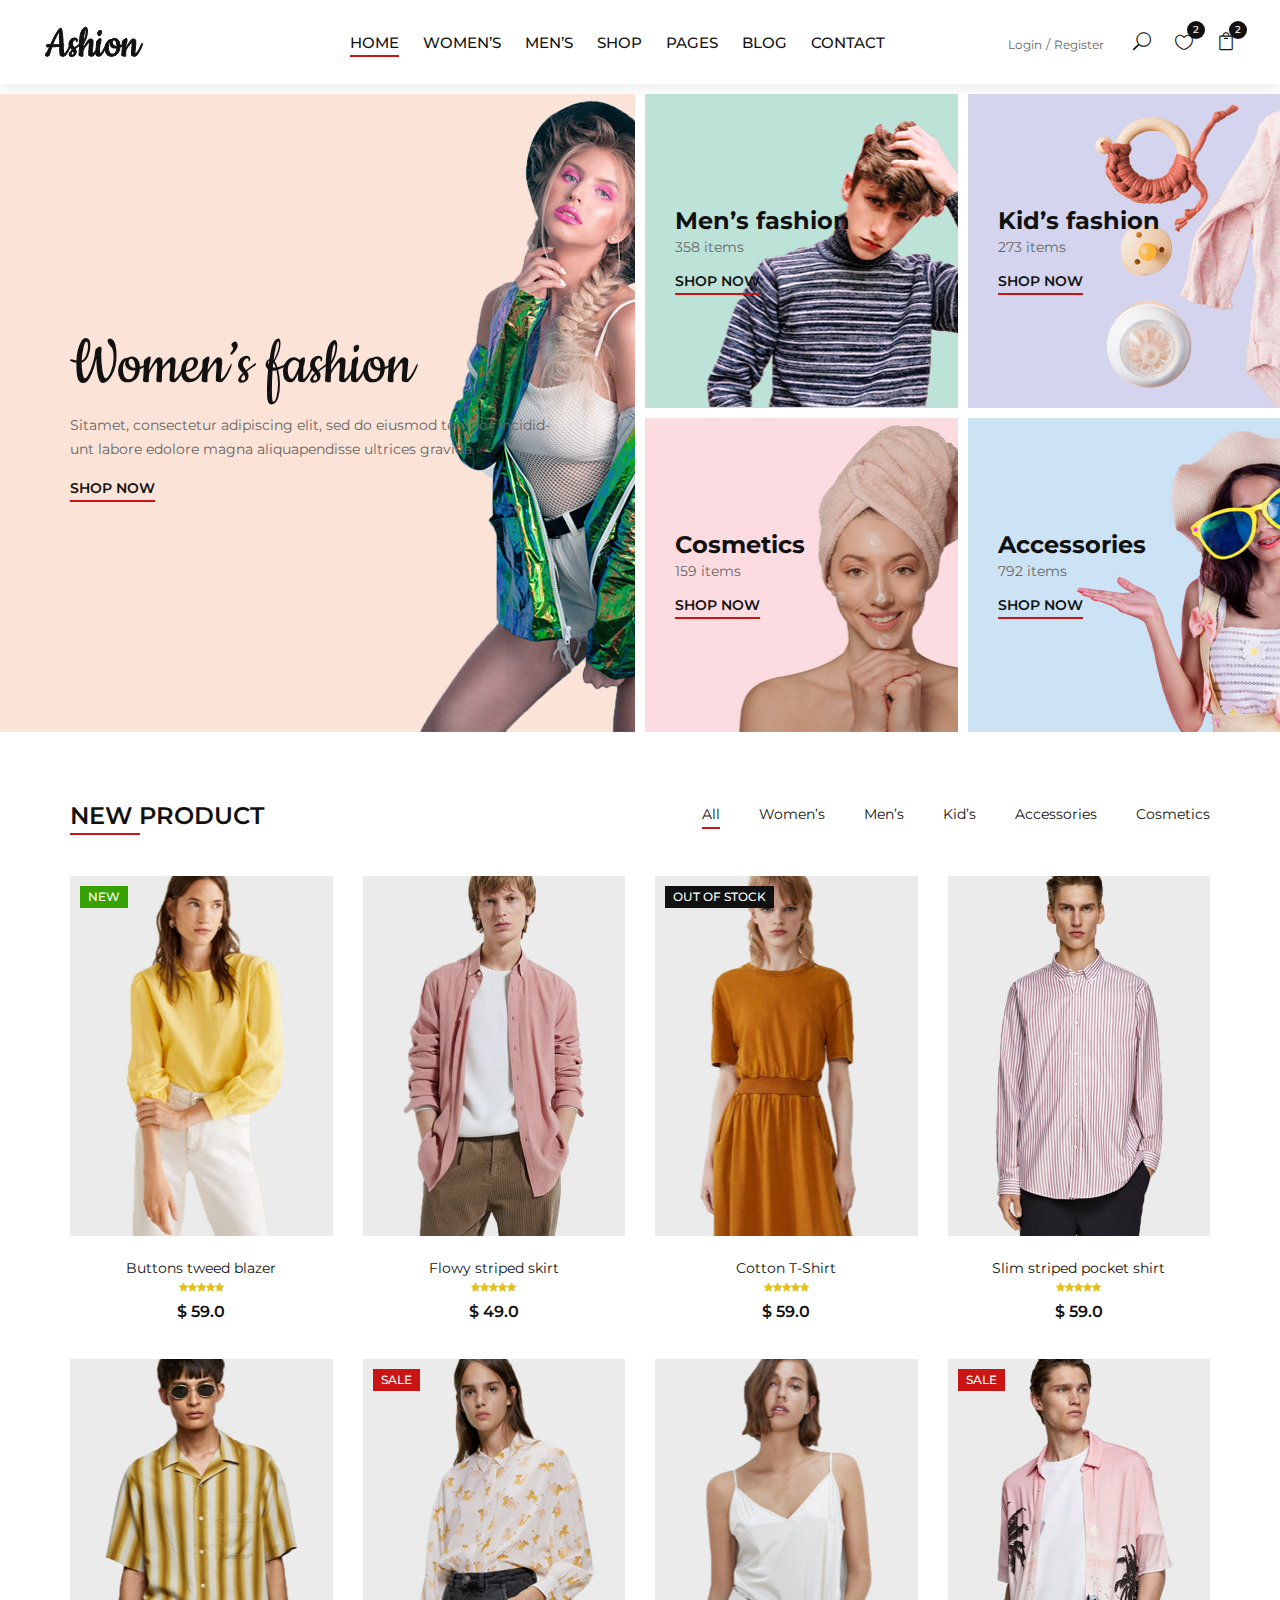
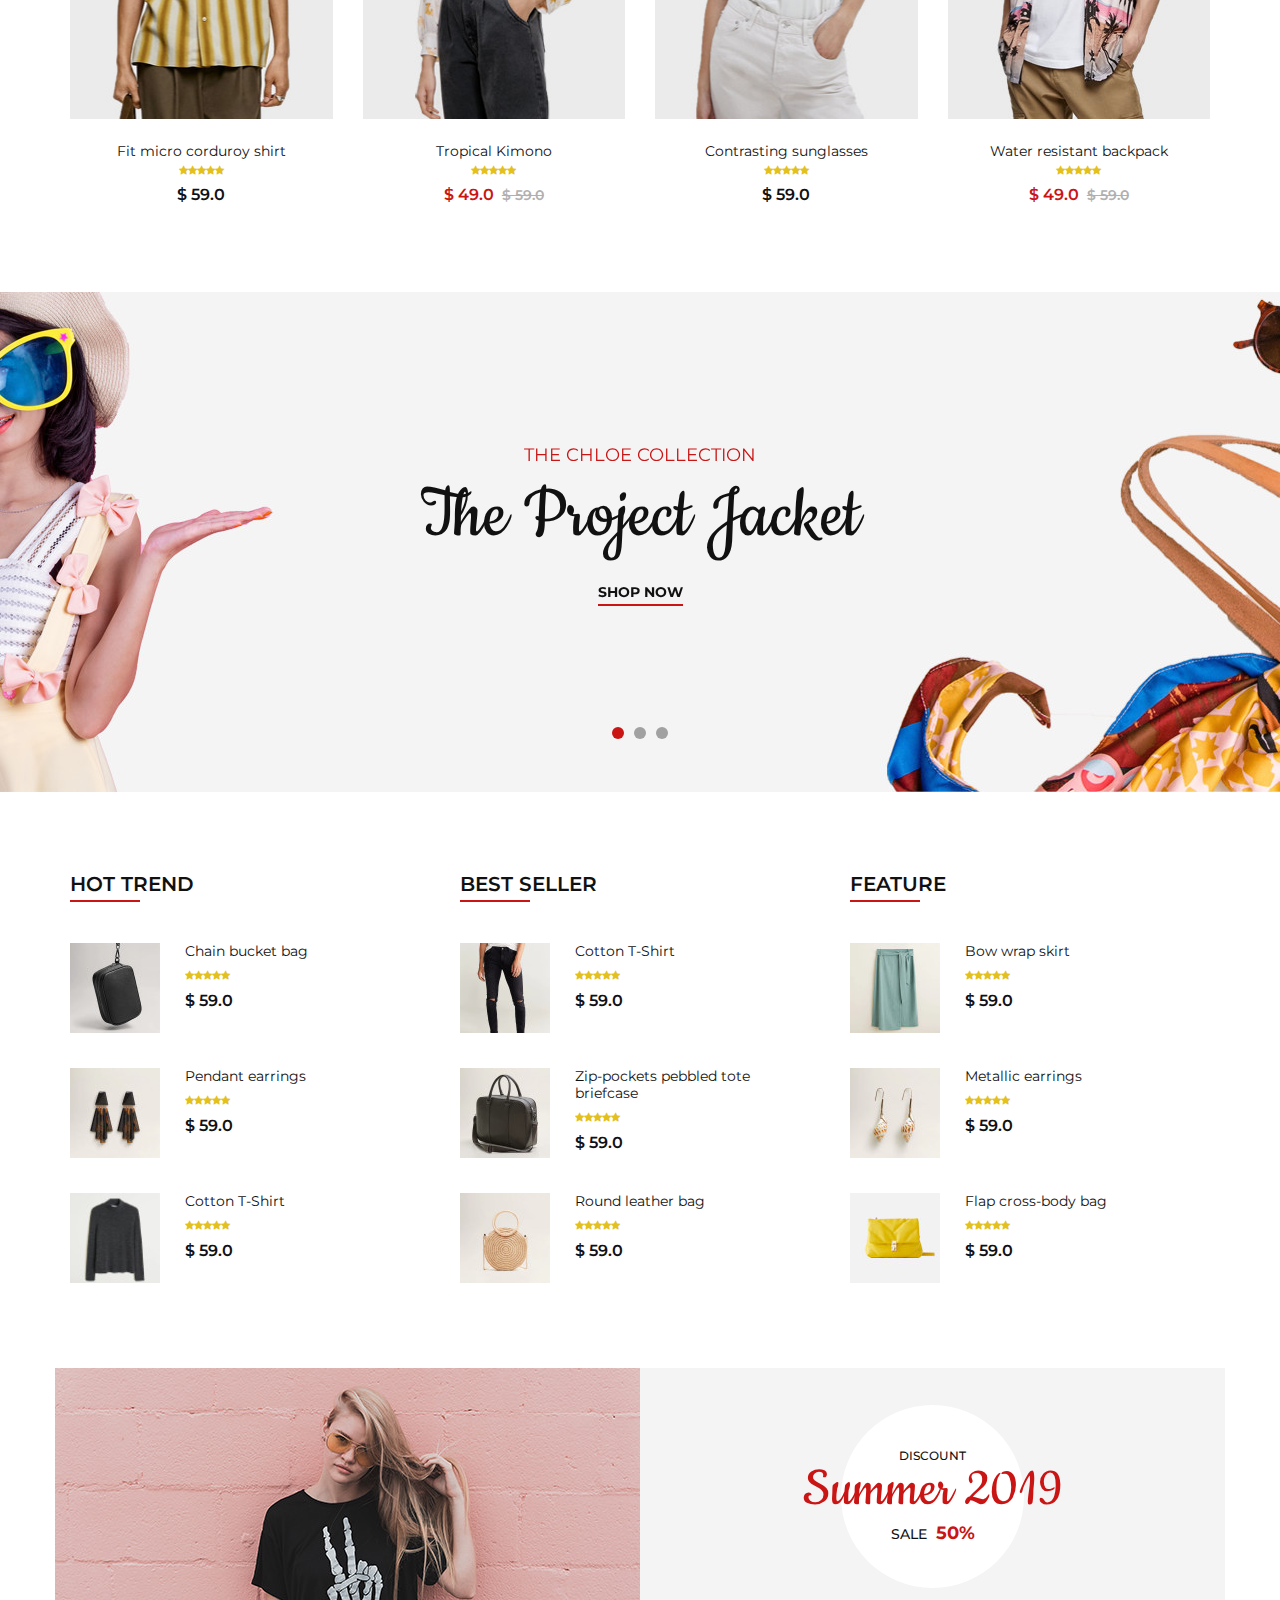
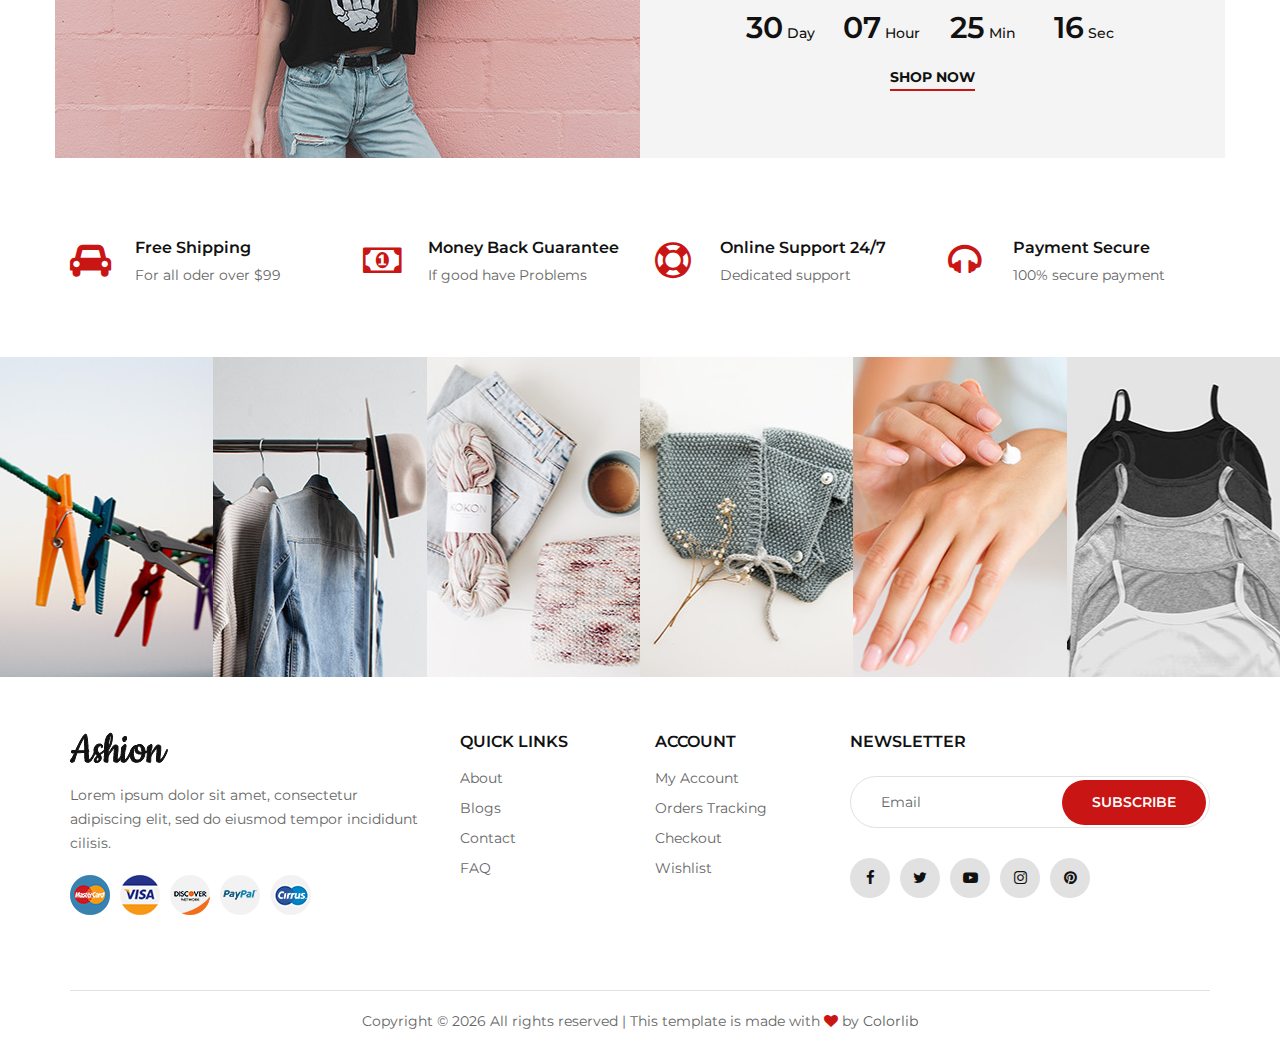
<file: e-commerce_project/front_end/index.html>
<!DOCTYPE html>
<html lang="zxx">

<head>
    <meta charset="UTF-8">
    <meta name="description" content="Ashion Template">
    <meta name="keywords" content="Ashion, unica, creative, html">
    <meta name="viewport" content="width=device-width, initial-scale=1.0">
    <meta http-equiv="X-UA-Compatible" content="ie=edge">
    <title>Ashion | Template</title>

    <!-- Google Font -->
    <link href="https://fonts.googleapis.com/css2?family=Cookie&display=swap" rel="stylesheet">
    <link href="https://fonts.googleapis.com/css2?family=Montserrat:wght@400;500;600;700;800;900&display=swap"
    rel="stylesheet">

    <!-- Css Styles -->
    <link rel="stylesheet" href="css/bootstrap.min.css" type="text/css">
    <link rel="stylesheet" href="css/font-awesome.min.css" type="text/css">
    <link rel="stylesheet" href="css/elegant-icons.css" type="text/css">
    <link rel="stylesheet" href="css/jquery-ui.min.css" type="text/css">
    <link rel="stylesheet" href="css/magnific-popup.css" type="text/css">
    <link rel="stylesheet" href="css/owl.carousel.min.css" type="text/css">
    <link rel="stylesheet" href="css/slicknav.min.css" type="text/css">
    <link rel="stylesheet" href="css/style.css" type="text/css">
</head>

<body>
    <!-- Page Preloder -->
    <div id="preloder">
        <div class="loader"></div>
    </div>

    <!-- Offcanvas Menu Begin -->
    <div class="offcanvas-menu-overlay"></div>
    <div class="offcanvas-menu-wrapper">
        <div class="offcanvas__close">+</div>
        <ul class="offcanvas__widget">
            <li><span class="icon_search search-switch"></span></li>
            <li><a href="#"><span class="icon_heart_alt"></span>
                <div class="tip">2</div>
            </a></li>
            <li><a href="#"><span class="icon_bag_alt"></span>
                <div class="tip">2</div>
            </a></li>
        </ul>
        <div class="offcanvas__logo">
            <a href="./index.html"><img src="img/logo.png" alt=""></a>
        </div>
        <div id="mobile-menu-wrap"></div>
        <div class="offcanvas__auth">
            <a href="#">Login</a>
            <a href="#">Register</a>
        </div>
    </div>
    <!-- Offcanvas Menu End -->

    <!-- Header Section Begin -->
    <header class="header">
        <div class="container-fluid">
            <div class="row">
                <div class="col-xl-3 col-lg-2">
                    <div class="header__logo">
                        <a href="./index.html"><img src="img/logo.png" alt=""></a>
                    </div>
                </div>
                <div class="col-xl-6 col-lg-7">
                    <nav class="header__menu">
                        <ul>
                            <li class="active"><a href="./index.html">Home</a></li>
                            <li><a href="#">Women’s</a></li>
                            <li><a href="#">Men’s</a></li>
                            <li><a href="./shop.html">Shop</a></li>
                            <li><a href="#">Pages</a>
                                <ul class="dropdown">
                                    <li><a href="./product-details.html">Product Details</a></li>
                                    <li><a href="./shop-cart.html">Shop Cart</a></li>
                                    <li><a href="./checkout.html">Checkout</a></li>
                                    <li><a href="./blog-details.html">Blog Details</a></li>
                                </ul>
                            </li>
                            <li><a href="./blog.html">Blog</a></li>
                            <li><a href="./contact.html">Contact</a></li>
                        </ul>
                    </nav>
                </div>
                <div class="col-lg-3">
                    <div class="header__right">
                        <div class="header__right__auth">
                            <a href="#">Login</a>
                            <a href="#">Register</a>
                        </div>
                        <ul class="header__right__widget">
                            <li><span class="icon_search search-switch"></span></li>
                            <li><a href="#"><span class="icon_heart_alt"></span>
                                <div class="tip">2</div>
                            </a></li>
                            <li><a href="#"><span class="icon_bag_alt"></span>
                                <div class="tip">2</div>
                            </a></li>
                        </ul>
                    </div>
                </div>
            </div>
            <div class="canvas__open">
                <i class="fa fa-bars"></i>
            </div>
        </div>
    </header>
    <!-- Header Section End -->

    <!-- Categories Section Begin -->
    <section class="categories">
        <div class="container-fluid">
            <div class="row">
                <div class="col-lg-6 p-0">
                    <div class="categories__item categories__large__item set-bg"
                    data-setbg="img/categories/category-1.jpg">
                    <div class="categories__text">
                        <h1>Women’s fashion</h1>
                        <p>Sitamet, consectetur adipiscing elit, sed do eiusmod tempor incidid-unt labore
                        edolore magna aliquapendisse ultrices gravida.</p>
                        <a href="#">Shop now</a>
                    </div>
                </div>
            </div>
            <div class="col-lg-6">
                <div class="row">
                    <div class="col-lg-6 col-md-6 col-sm-6 p-0">
                        <div class="categories__item set-bg" data-setbg="img/categories/category-2.jpg">
                            <div class="categories__text">
                                <h4>Men’s fashion</h4>
                                <p>358 items</p>
                                <a href="#">Shop now</a>
                            </div>
                        </div>
                    </div>
                    <div class="col-lg-6 col-md-6 col-sm-6 p-0">
                        <div class="categories__item set-bg" data-setbg="img/categories/category-3.jpg">
                            <div class="categories__text">
                                <h4>Kid’s fashion</h4>
                                <p>273 items</p>
                                <a href="#">Shop now</a>
                            </div>
                        </div>
                    </div>
                    <div class="col-lg-6 col-md-6 col-sm-6 p-0">
                        <div class="categories__item set-bg" data-setbg="img/categories/category-4.jpg">
                            <div class="categories__text">
                                <h4>Cosmetics</h4>
                                <p>159 items</p>
                                <a href="#">Shop now</a>
                            </div>
                        </div>
                    </div>
                    <div class="col-lg-6 col-md-6 col-sm-6 p-0">
                        <div class="categories__item set-bg" data-setbg="img/categories/category-5.jpg">
                            <div class="categories__text">
                                <h4>Accessories</h4>
                                <p>792 items</p>
                                <a href="#">Shop now</a>
                            </div>
                        </div>
                    </div>
                </div>
            </div>
        </div>
    </div>
</section>
<!-- Categories Section End -->

<!-- Product Section Begin -->
<section class="product spad">
    <div class="container">
        <div class="row">
            <div class="col-lg-4 col-md-4">
                <div class="section-title">
                    <h4>New product</h4>
                </div>
            </div>
            <div class="col-lg-8 col-md-8">
                <ul class="filter__controls">
                    <li class="active" data-filter="*">All</li>
                    <li data-filter=".women">Women’s</li>
                    <li data-filter=".men">Men’s</li>
                    <li data-filter=".kid">Kid’s</li>
                    <li data-filter=".accessories">Accessories</li>
                    <li data-filter=".cosmetic">Cosmetics</li>
                </ul>
            </div>
        </div>
        <div class="row property__gallery">
            <div class="col-lg-3 col-md-4 col-sm-6 mix women">
                <div class="product__item">
                    <div class="product__item__pic set-bg" data-setbg="img/product/product-1.jpg">
                        <div class="label new">New</div>
                        <ul class="product__hover">
                            <li><a href="img/product/product-1.jpg" class="image-popup"><span class="arrow_expand"></span></a></li>
                            <li><a href="#"><span class="icon_heart_alt"></span></a></li>
                            <li><a href="#"><span class="icon_bag_alt"></span></a></li>
                        </ul>
                    </div>
                    <div class="product__item__text">
                        <h6><a href="#">Buttons tweed blazer</a></h6>
                        <div class="rating">
                            <i class="fa fa-star"></i>
                            <i class="fa fa-star"></i>
                            <i class="fa fa-star"></i>
                            <i class="fa fa-star"></i>
                            <i class="fa fa-star"></i>
                        </div>
                        <div class="product__price">$ 59.0</div>
                    </div>
                </div>
            </div>
            <div class="col-lg-3 col-md-4 col-sm-6 mix men">
                <div class="product__item">
                    <div class="product__item__pic set-bg" data-setbg="img/product/product-2.jpg">
                        <ul class="product__hover">
                            <li><a href="img/product/product-2.jpg" class="image-popup"><span class="arrow_expand"></span></a></li>
                            <li><a href="#"><span class="icon_heart_alt"></span></a></li>
                            <li><a href="#"><span class="icon_bag_alt"></span></a></li>
                        </ul>
                    </div>
                    <div class="product__item__text">
                        <h6><a href="#">Flowy striped skirt</a></h6>
                        <div class="rating">
                            <i class="fa fa-star"></i>
                            <i class="fa fa-star"></i>
                            <i class="fa fa-star"></i>
                            <i class="fa fa-star"></i>
                            <i class="fa fa-star"></i>
                        </div>
                        <div class="product__price">$ 49.0</div>
                    </div>
                </div>
            </div>
            <div class="col-lg-3 col-md-4 col-sm-6 mix accessories">
                <div class="product__item">
                    <div class="product__item__pic set-bg" data-setbg="img/product/product-3.jpg">
                        <div class="label stockout">out of stock</div>
                        <ul class="product__hover">
                            <li><a href="img/product/product-3.jpg" class="image-popup"><span class="arrow_expand"></span></a></li>
                            <li><a href="#"><span class="icon_heart_alt"></span></a></li>
                            <li><a href="#"><span class="icon_bag_alt"></span></a></li>
                        </ul>
                    </div>
                    <div class="product__item__text">
                        <h6><a href="#">Cotton T-Shirt</a></h6>
                        <div class="rating">
                            <i class="fa fa-star"></i>
                            <i class="fa fa-star"></i>
                            <i class="fa fa-star"></i>
                            <i class="fa fa-star"></i>
                            <i class="fa fa-star"></i>
                        </div>
                        <div class="product__price">$ 59.0</div>
                    </div>
                </div>
            </div>
            <div class="col-lg-3 col-md-4 col-sm-6 mix cosmetic">
                <div class="product__item">
                    <div class="product__item__pic set-bg" data-setbg="img/product/product-4.jpg">
                        <ul class="product__hover">
                            <li><a href="img/product/product-4.jpg" class="image-popup"><span class="arrow_expand"></span></a></li>
                            <li><a href="#"><span class="icon_heart_alt"></span></a></li>
                            <li><a href="#"><span class="icon_bag_alt"></span></a></li>
                        </ul>
                    </div>
                    <div class="product__item__text">
                        <h6><a href="#">Slim striped pocket shirt</a></h6>
                        <div class="rating">
                            <i class="fa fa-star"></i>
                            <i class="fa fa-star"></i>
                            <i class="fa fa-star"></i>
                            <i class="fa fa-star"></i>
                            <i class="fa fa-star"></i>
                        </div>
                        <div class="product__price">$ 59.0</div>
                    </div>
                </div>
            </div>
            <div class="col-lg-3 col-md-4 col-sm-6 mix kid">
                <div class="product__item">
                    <div class="product__item__pic set-bg" data-setbg="img/product/product-5.jpg">
                        <ul class="product__hover">
                            <li><a href="img/product/product-5.jpg" class="image-popup"><span class="arrow_expand"></span></a></li>
                            <li><a href="#"><span class="icon_heart_alt"></span></a></li>
                            <li><a href="#"><span class="icon_bag_alt"></span></a></li>
                        </ul>
                    </div>
                    <div class="product__item__text">
                        <h6><a href="#">Fit micro corduroy shirt</a></h6>
                        <div class="rating">
                            <i class="fa fa-star"></i>
                            <i class="fa fa-star"></i>
                            <i class="fa fa-star"></i>
                            <i class="fa fa-star"></i>
                            <i class="fa fa-star"></i>
                        </div>
                        <div class="product__price">$ 59.0</div>
                    </div>
                </div>
            </div>
            <div class="col-lg-3 col-md-4 col-sm-6 mix women men kid accessories cosmetic">
                <div class="product__item sale">
                    <div class="product__item__pic set-bg" data-setbg="img/product/product-6.jpg">
                        <div class="label sale">Sale</div>
                        <ul class="product__hover">
                            <li><a href="img/product/product-6.jpg" class="image-popup"><span class="arrow_expand"></span></a></li>
                            <li><a href="#"><span class="icon_heart_alt"></span></a></li>
                            <li><a href="#"><span class="icon_bag_alt"></span></a></li>
                        </ul>
                    </div>
                    <div class="product__item__text">
                        <h6><a href="#">Tropical Kimono</a></h6>
                        <div class="rating">
                            <i class="fa fa-star"></i>
                            <i class="fa fa-star"></i>
                            <i class="fa fa-star"></i>
                            <i class="fa fa-star"></i>
                            <i class="fa fa-star"></i>
                        </div>
                        <div class="product__price">$ 49.0 <span>$ 59.0</span></div>
                    </div>
                </div>
            </div>
            <div class="col-lg-3 col-md-4 col-sm-6 mix women men kid accessories cosmetic">
                <div class="product__item">
                    <div class="product__item__pic set-bg" data-setbg="img/product/product-7.jpg">
                        <ul class="product__hover">
                            <li><a href="img/product/product-7.jpg" class="image-popup"><span class="arrow_expand"></span></a></li>
                            <li><a href="#"><span class="icon_heart_alt"></span></a></li>
                            <li><a href="#"><span class="icon_bag_alt"></span></a></li>
                        </ul>
                    </div>
                    <div class="product__item__text">
                        <h6><a href="#">Contrasting sunglasses</a></h6>
                        <div class="rating">
                            <i class="fa fa-star"></i>
                            <i class="fa fa-star"></i>
                            <i class="fa fa-star"></i>
                            <i class="fa fa-star"></i>
                            <i class="fa fa-star"></i>
                        </div>
                        <div class="product__price">$ 59.0</div>
                    </div>
                </div>
            </div>
            <div class="col-lg-3 col-md-4 col-sm-6 mix women men kid accessories cosmetic">
                <div class="product__item sale">
                    <div class="product__item__pic set-bg" data-setbg="img/product/product-8.jpg">
                        <div class="label">Sale</div>
                        <ul class="product__hover">
                            <li><a href="img/product/product-8.jpg" class="image-popup"><span class="arrow_expand"></span></a></li>
                            <li><a href="#"><span class="icon_heart_alt"></span></a></li>
                            <li><a href="#"><span class="icon_bag_alt"></span></a></li>
                        </ul>
                    </div>
                    <div class="product__item__text">
                        <h6><a href="#">Water resistant backpack</a></h6>
                        <div class="rating">
                            <i class="fa fa-star"></i>
                            <i class="fa fa-star"></i>
                            <i class="fa fa-star"></i>
                            <i class="fa fa-star"></i>
                            <i class="fa fa-star"></i>
                        </div>
                        <div class="product__price">$ 49.0 <span>$ 59.0</span></div>
                    </div>
                </div>
            </div>
        </div>
    </div>
</section>
<!-- Product Section End -->

<!-- Banner Section Begin -->
<section class="banner set-bg" data-setbg="img/banner/banner-1.jpg">
    <div class="container">
        <div class="row">
            <div class="col-xl-7 col-lg-8 m-auto">
                <div class="banner__slider owl-carousel">
                    <div class="banner__item">
                        <div class="banner__text">
                            <span>The Chloe Collection</span>
                            <h1>The Project Jacket</h1>
                            <a href="#">Shop now</a>
                        </div>
                    </div>
                    <div class="banner__item">
                        <div class="banner__text">
                            <span>The Chloe Collection</span>
                            <h1>The Project Jacket</h1>
                            <a href="#">Shop now</a>
                        </div>
                    </div>
                    <div class="banner__item">
                        <div class="banner__text">
                            <span>The Chloe Collection</span>
                            <h1>The Project Jacket</h1>
                            <a href="#">Shop now</a>
                        </div>
                    </div>
                </div>
            </div>
        </div>
    </div>
</section>
<!-- Banner Section End -->

<!-- Trend Section Begin -->
<section class="trend spad">
    <div class="container">
        <div class="row">
            <div class="col-lg-4 col-md-4 col-sm-6">
                <div class="trend__content">
                    <div class="section-title">
                        <h4>Hot Trend</h4>
                    </div>
                    <div class="trend__item">
                        <div class="trend__item__pic">
                            <img src="img/trend/ht-1.jpg" alt="">
                        </div>
                        <div class="trend__item__text">
                            <h6>Chain bucket bag</h6>
                            <div class="rating">
                                <i class="fa fa-star"></i>
                                <i class="fa fa-star"></i>
                                <i class="fa fa-star"></i>
                                <i class="fa fa-star"></i>
                                <i class="fa fa-star"></i>
                            </div>
                            <div class="product__price">$ 59.0</div>
                        </div>
                    </div>
                    <div class="trend__item">
                        <div class="trend__item__pic">
                            <img src="img/trend/ht-2.jpg" alt="">
                        </div>
                        <div class="trend__item__text">
                            <h6>Pendant earrings</h6>
                            <div class="rating">
                                <i class="fa fa-star"></i>
                                <i class="fa fa-star"></i>
                                <i class="fa fa-star"></i>
                                <i class="fa fa-star"></i>
                                <i class="fa fa-star"></i>
                            </div>
                            <div class="product__price">$ 59.0</div>
                        </div>
                    </div>
                    <div class="trend__item">
                        <div class="trend__item__pic">
                            <img src="img/trend/ht-3.jpg" alt="">
                        </div>
                        <div class="trend__item__text">
                            <h6>Cotton T-Shirt</h6>
                            <div class="rating">
                                <i class="fa fa-star"></i>
                                <i class="fa fa-star"></i>
                                <i class="fa fa-star"></i>
                                <i class="fa fa-star"></i>
                                <i class="fa fa-star"></i>
                            </div>
                            <div class="product__price">$ 59.0</div>
                        </div>
                    </div>
                </div>
            </div>
            <div class="col-lg-4 col-md-4 col-sm-6">
                <div class="trend__content">
                    <div class="section-title">
                        <h4>Best seller</h4>
                    </div>
                    <div class="trend__item">
                        <div class="trend__item__pic">
                            <img src="img/trend/bs-1.jpg" alt="">
                        </div>
                        <div class="trend__item__text">
                            <h6>Cotton T-Shirt</h6>
                            <div class="rating">
                                <i class="fa fa-star"></i>
                                <i class="fa fa-star"></i>
                                <i class="fa fa-star"></i>
                                <i class="fa fa-star"></i>
                                <i class="fa fa-star"></i>
                            </div>
                            <div class="product__price">$ 59.0</div>
                        </div>
                    </div>
                    <div class="trend__item">
                        <div class="trend__item__pic">
                            <img src="img/trend/bs-2.jpg" alt="">
                        </div>
                        <div class="trend__item__text">
                            <h6>Zip-pockets pebbled tote <br />briefcase</h6>
                            <div class="rating">
                                <i class="fa fa-star"></i>
                                <i class="fa fa-star"></i>
                                <i class="fa fa-star"></i>
                                <i class="fa fa-star"></i>
                                <i class="fa fa-star"></i>
                            </div>
                            <div class="product__price">$ 59.0</div>
                        </div>
                    </div>
                    <div class="trend__item">
                        <div class="trend__item__pic">
                            <img src="img/trend/bs-3.jpg" alt="">
                        </div>
                        <div class="trend__item__text">
                            <h6>Round leather bag</h6>
                            <div class="rating">
                                <i class="fa fa-star"></i>
                                <i class="fa fa-star"></i>
                                <i class="fa fa-star"></i>
                                <i class="fa fa-star"></i>
                                <i class="fa fa-star"></i>
                            </div>
                            <div class="product__price">$ 59.0</div>
                        </div>
                    </div>
                </div>
            </div>
            <div class="col-lg-4 col-md-4 col-sm-6">
                <div class="trend__content">
                    <div class="section-title">
                        <h4>Feature</h4>
                    </div>
                    <div class="trend__item">
                        <div class="trend__item__pic">
                            <img src="img/trend/f-1.jpg" alt="">
                        </div>
                        <div class="trend__item__text">
                            <h6>Bow wrap skirt</h6>
                            <div class="rating">
                                <i class="fa fa-star"></i>
                                <i class="fa fa-star"></i>
                                <i class="fa fa-star"></i>
                                <i class="fa fa-star"></i>
                                <i class="fa fa-star"></i>
                            </div>
                            <div class="product__price">$ 59.0</div>
                        </div>
                    </div>
                    <div class="trend__item">
                        <div class="trend__item__pic">
                            <img src="img/trend/f-2.jpg" alt="">
                        </div>
                        <div class="trend__item__text">
                            <h6>Metallic earrings</h6>
                            <div class="rating">
                                <i class="fa fa-star"></i>
                                <i class="fa fa-star"></i>
                                <i class="fa fa-star"></i>
                                <i class="fa fa-star"></i>
                                <i class="fa fa-star"></i>
                            </div>
                            <div class="product__price">$ 59.0</div>
                        </div>
                    </div>
                    <div class="trend__item">
                        <div class="trend__item__pic">
                            <img src="img/trend/f-3.jpg" alt="">
                        </div>
                        <div class="trend__item__text">
                            <h6>Flap cross-body bag</h6>
                            <div class="rating">
                                <i class="fa fa-star"></i>
                                <i class="fa fa-star"></i>
                                <i class="fa fa-star"></i>
                                <i class="fa fa-star"></i>
                                <i class="fa fa-star"></i>
                            </div>
                            <div class="product__price">$ 59.0</div>
                        </div>
                    </div>
                </div>
            </div>
        </div>
    </div>
</section>
<!-- Trend Section End -->

<!-- Discount Section Begin -->
<section class="discount">
    <div class="container">
        <div class="row">
            <div class="col-lg-6 p-0">
                <div class="discount__pic">
                    <img src="img/discount.jpg" alt="">
                </div>
            </div>
            <div class="col-lg-6 p-0">
                <div class="discount__text">
                    <div class="discount__text__title">
                        <span>Discount</span>
                        <h2>Summer 2019</h2>
                        <h5><span>Sale</span> 50%</h5>
                    </div>
                    <div class="discount__countdown" id="countdown-time">
                        <div class="countdown__item">
                            <span>22</span>
                            <p>Days</p>
                        </div>
                        <div class="countdown__item">
                            <span>18</span>
                            <p>Hour</p>
                        </div>
                        <div class="countdown__item">
                            <span>46</span>
                            <p>Min</p>
                        </div>
                        <div class="countdown__item">
                            <span>05</span>
                            <p>Sec</p>
                        </div>
                    </div>
                    <a href="#">Shop now</a>
                </div>
            </div>
        </div>
    </div>
</section>
<!-- Discount Section End -->

<!-- Services Section Begin -->
<section class="services spad">
    <div class="container">
        <div class="row">
            <div class="col-lg-3 col-md-4 col-sm-6">
                <div class="services__item">
                    <i class="fa fa-car"></i>
                    <h6>Free Shipping</h6>
                    <p>For all oder over $99</p>
                </div>
            </div>
            <div class="col-lg-3 col-md-4 col-sm-6">
                <div class="services__item">
                    <i class="fa fa-money"></i>
                    <h6>Money Back Guarantee</h6>
                    <p>If good have Problems</p>
                </div>
            </div>
            <div class="col-lg-3 col-md-4 col-sm-6">
                <div class="services__item">
                    <i class="fa fa-support"></i>
                    <h6>Online Support 24/7</h6>
                    <p>Dedicated support</p>
                </div>
            </div>
            <div class="col-lg-3 col-md-4 col-sm-6">
                <div class="services__item">
                    <i class="fa fa-headphones"></i>
                    <h6>Payment Secure</h6>
                    <p>100% secure payment</p>
                </div>
            </div>
        </div>
    </div>
</section>
<!-- Services Section End -->

<!-- Instagram Begin -->
<div class="instagram">
    <div class="container-fluid">
        <div class="row">
            <div class="col-lg-2 col-md-4 col-sm-4 p-0">
                <div class="instagram__item set-bg" data-setbg="img/instagram/insta-1.jpg">
                    <div class="instagram__text">
                        <i class="fa fa-instagram"></i>
                        <a href="#">@ ashion_shop</a>
                    </div>
                </div>
            </div>
            <div class="col-lg-2 col-md-4 col-sm-4 p-0">
                <div class="instagram__item set-bg" data-setbg="img/instagram/insta-2.jpg">
                    <div class="instagram__text">
                        <i class="fa fa-instagram"></i>
                        <a href="#">@ ashion_shop</a>
                    </div>
                </div>
            </div>
            <div class="col-lg-2 col-md-4 col-sm-4 p-0">
                <div class="instagram__item set-bg" data-setbg="img/instagram/insta-3.jpg">
                    <div class="instagram__text">
                        <i class="fa fa-instagram"></i>
                        <a href="#">@ ashion_shop</a>
                    </div>
                </div>
            </div>
            <div class="col-lg-2 col-md-4 col-sm-4 p-0">
                <div class="instagram__item set-bg" data-setbg="img/instagram/insta-4.jpg">
                    <div class="instagram__text">
                        <i class="fa fa-instagram"></i>
                        <a href="#">@ ashion_shop</a>
                    </div>
                </div>
            </div>
            <div class="col-lg-2 col-md-4 col-sm-4 p-0">
                <div class="instagram__item set-bg" data-setbg="img/instagram/insta-5.jpg">
                    <div class="instagram__text">
                        <i class="fa fa-instagram"></i>
                        <a href="#">@ ashion_shop</a>
                    </div>
                </div>
            </div>
            <div class="col-lg-2 col-md-4 col-sm-4 p-0">
                <div class="instagram__item set-bg" data-setbg="img/instagram/insta-6.jpg">
                    <div class="instagram__text">
                        <i class="fa fa-instagram"></i>
                        <a href="#">@ ashion_shop</a>
                    </div>
                </div>
            </div>
        </div>
    </div>
</div>
<!-- Instagram End -->

<!-- Footer Section Begin -->
<footer class="footer">
    <div class="container">
        <div class="row">
            <div class="col-lg-4 col-md-6 col-sm-7">
                <div class="footer__about">
                    <div class="footer__logo">
                        <a href="./index.html"><img src="img/logo.png" alt=""></a>
                    </div>
                    <p>Lorem ipsum dolor sit amet, consectetur adipiscing elit, sed do eiusmod tempor incididunt
                    cilisis.</p>
                    <div class="footer__payment">
                        <a href="#"><img src="img/payment/payment-1.png" alt=""></a>
                        <a href="#"><img src="img/payment/payment-2.png" alt=""></a>
                        <a href="#"><img src="img/payment/payment-3.png" alt=""></a>
                        <a href="#"><img src="img/payment/payment-4.png" alt=""></a>
                        <a href="#"><img src="img/payment/payment-5.png" alt=""></a>
                    </div>
                </div>
            </div>
            <div class="col-lg-2 col-md-3 col-sm-5">
                <div class="footer__widget">
                    <h6>Quick links</h6>
                    <ul>
                        <li><a href="#">About</a></li>
                        <li><a href="#">Blogs</a></li>
                        <li><a href="#">Contact</a></li>
                        <li><a href="#">FAQ</a></li>
                    </ul>
                </div>
            </div>
            <div class="col-lg-2 col-md-3 col-sm-4">
                <div class="footer__widget">
                    <h6>Account</h6>
                    <ul>
                        <li><a href="#">My Account</a></li>
                        <li><a href="#">Orders Tracking</a></li>
                        <li><a href="#">Checkout</a></li>
                        <li><a href="#">Wishlist</a></li>
                    </ul>
                </div>
            </div>
            <div class="col-lg-4 col-md-8 col-sm-8">
                <div class="footer__newslatter">
                    <h6>NEWSLETTER</h6>
                    <form action="#">
                        <input type="text" placeholder="Email">
                        <button type="submit" class="site-btn">Subscribe</button>
                    </form>
                    <div class="footer__social">
                        <a href="#"><i class="fa fa-facebook"></i></a>
                        <a href="#"><i class="fa fa-twitter"></i></a>
                        <a href="#"><i class="fa fa-youtube-play"></i></a>
                        <a href="#"><i class="fa fa-instagram"></i></a>
                        <a href="#"><i class="fa fa-pinterest"></i></a>
                    </div>
                </div>
            </div>
        </div>
        <div class="row">
            <div class="col-lg-12">
                <!-- Link back to Colorlib can't be removed. Template is licensed under CC BY 3.0. -->
                <div class="footer__copyright__text">
                    <p>Copyright &copy; <script>document.write(new Date().getFullYear());</script> All rights reserved | This template is made with <i class="fa fa-heart" aria-hidden="true"></i> by <a href="https://colorlib.com" target="_blank">Colorlib</a></p>
                </div>
                <!-- Link back to Colorlib can't be removed. Template is licensed under CC BY 3.0. -->
            </div>
        </div>
    </div>
</footer>
<!-- Footer Section End -->

<!-- Search Begin -->
<div class="search-model">
    <div class="h-100 d-flex align-items-center justify-content-center">
        <div class="search-close-switch">+</div>
        <form class="search-model-form">
            <input type="text" id="search-input" placeholder="Search here.....">
        </form>
    </div>
</div>
<!-- Search End -->

<!-- Js Plugins -->
<script src="js/jquery-3.3.1.min.js"></script>
<script src="js/bootstrap.min.js"></script>
<script src="js/jquery.magnific-popup.min.js"></script>
<script src="js/jquery-ui.min.js"></script>
<script src="js/mixitup.min.js"></script>
<script src="js/jquery.countdown.min.js"></script>
<script src="js/jquery.slicknav.js"></script>
<script src="js/owl.carousel.min.js"></script>
<script src="js/jquery.nicescroll.min.js"></script>
<script src="js/main.js"></script>
</body>

</html>
</file>
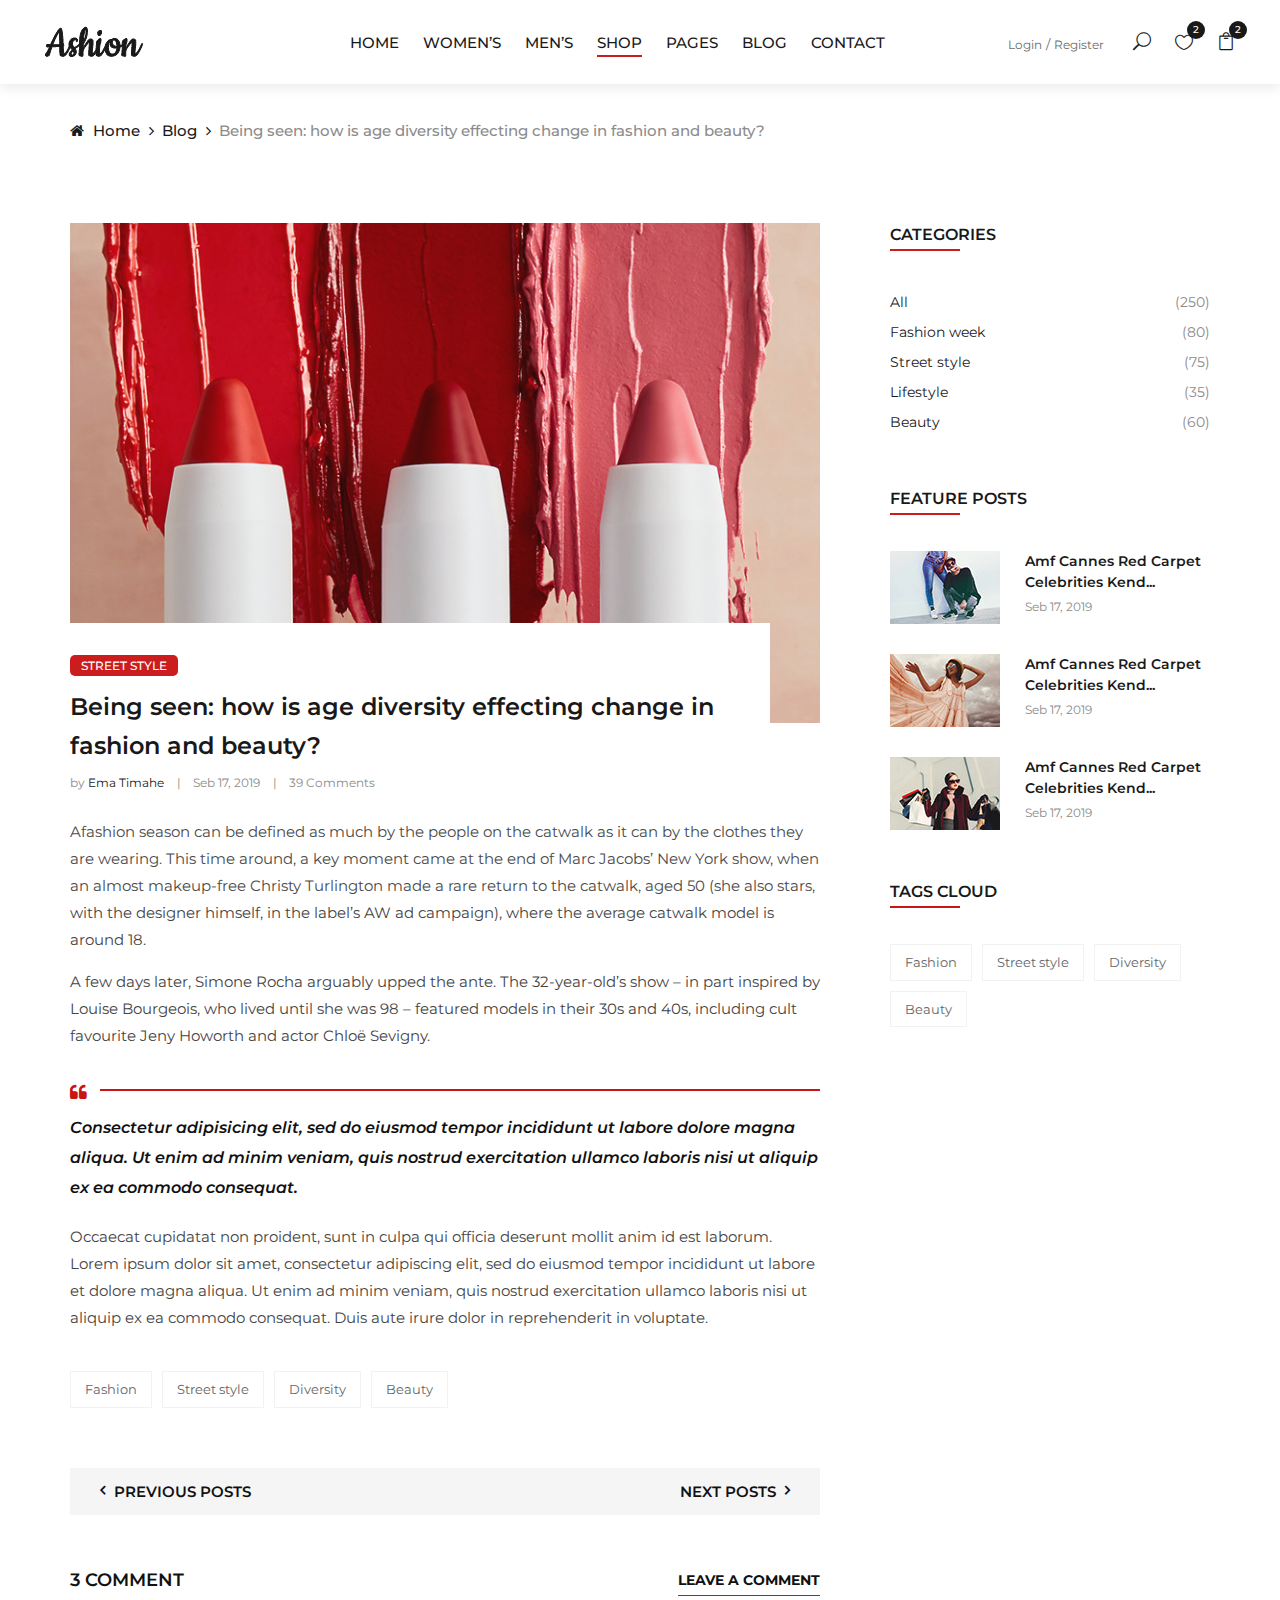
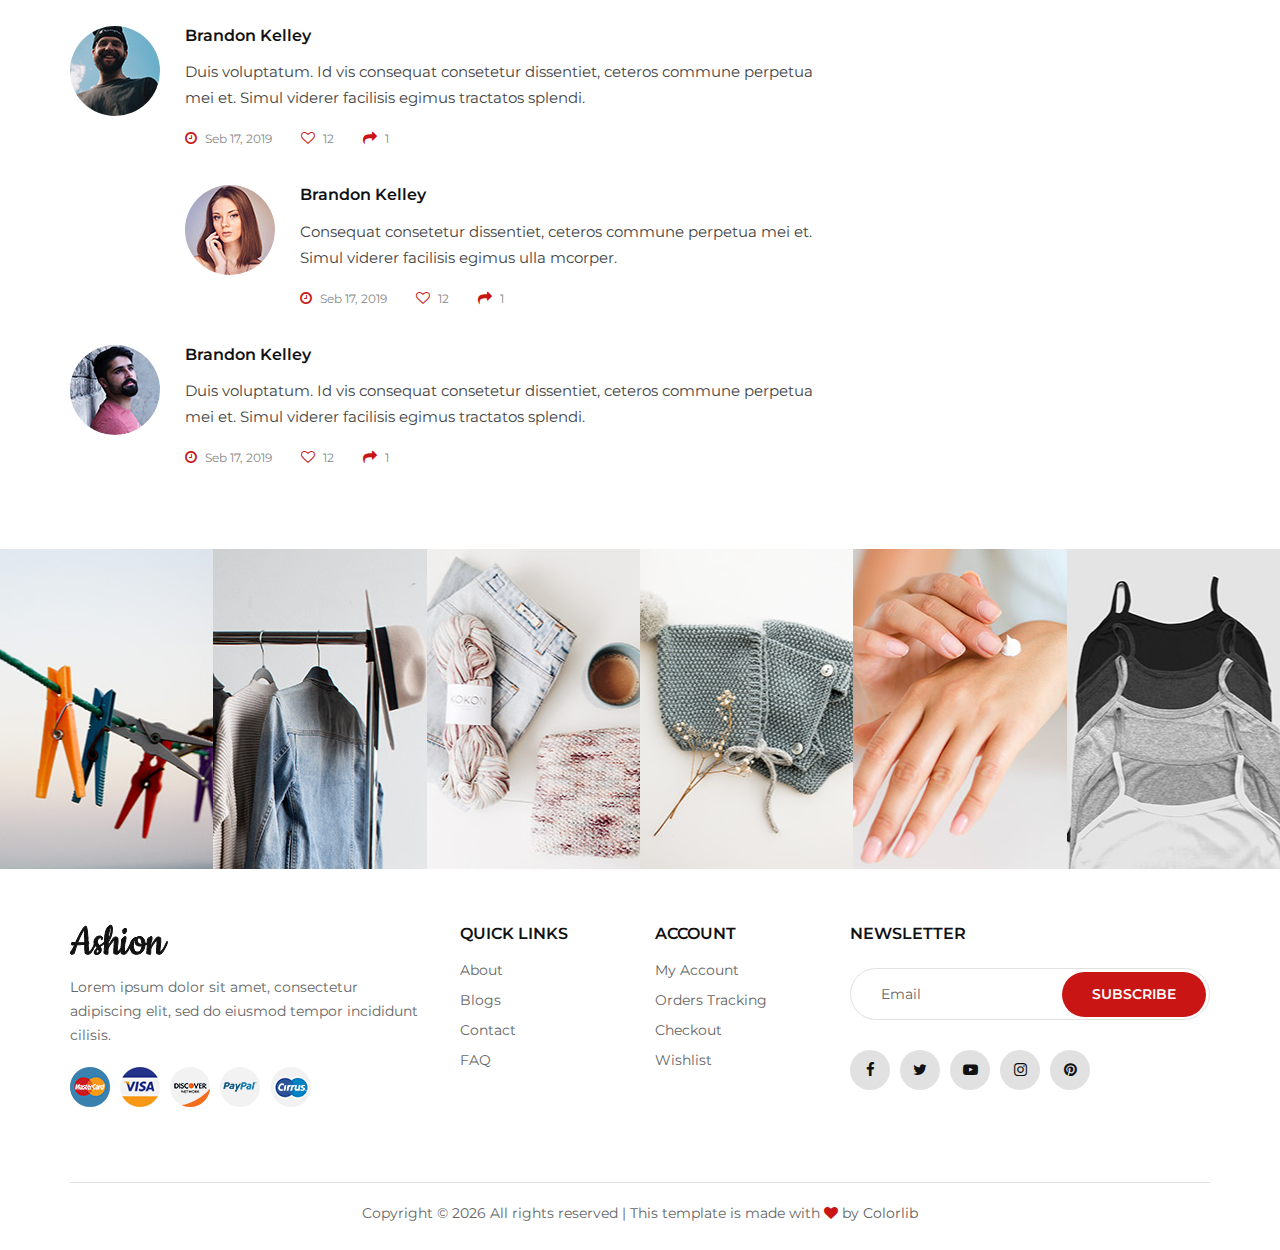
<file: e-commerce_project/front_end/blog-details.html>
<!DOCTYPE html>
<html lang="zxx">

<head>
    <meta charset="UTF-8">
    <meta name="description" content="Ashion Template">
    <meta name="keywords" content="Ashion, unica, creative, html">
    <meta name="viewport" content="width=device-width, initial-scale=1.0">
    <meta http-equiv="X-UA-Compatible" content="ie=edge">
    <title>Ashion | Template</title>

    <!-- Google Font -->
    <link href="https://fonts.googleapis.com/css2?family=Cookie&display=swap" rel="stylesheet">
    <link href="https://fonts.googleapis.com/css2?family=Montserrat:wght@400;500;600;700;800;900&display=swap"
    rel="stylesheet">

    <!-- Css Styles -->
    <link rel="stylesheet" href="css/bootstrap.min.css" type="text/css">
    <link rel="stylesheet" href="css/font-awesome.min.css" type="text/css">
    <link rel="stylesheet" href="css/elegant-icons.css" type="text/css">
    <link rel="stylesheet" href="css/jquery-ui.min.css" type="text/css">
    <link rel="stylesheet" href="css/magnific-popup.css" type="text/css">
    <link rel="stylesheet" href="css/owl.carousel.min.css" type="text/css">
    <link rel="stylesheet" href="css/slicknav.min.css" type="text/css">
    <link rel="stylesheet" href="css/style.css" type="text/css">
</head>

<body>
    <!-- Page Preloder -->
    <div id="preloder">
        <div class="loader"></div>
    </div>

    <!-- Offcanvas Menu Begin -->
    <div class="offcanvas-menu-overlay"></div>
    <div class="offcanvas-menu-wrapper">
        <div class="offcanvas__close">+</div>
        <ul class="offcanvas__widget">
            <li><span class="icon_search search-switch"></span></li>
            <li><a href="#"><span class="icon_heart_alt"></span>
                <div class="tip">2</div>
            </a></li>
            <li><a href="#"><span class="icon_bag_alt"></span>
                <div class="tip">2</div>
            </a></li>
        </ul>
        <div class="offcanvas__logo">
            <a href="./index.html"><img src="img/logo.png" alt=""></a>
        </div>
        <div id="mobile-menu-wrap"></div>
        <div class="offcanvas__auth">
            <a href="#">Login</a>
            <a href="#">Register</a>
        </div>
    </div>
    <!-- Offcanvas Menu End -->

    <!-- Header Section Begin -->
    <header class="header">
        <div class="container-fluid">
            <div class="row">
                <div class="col-xl-3 col-lg-2">
                    <div class="header__logo">
                        <a href="./index.html"><img src="img/logo.png" alt=""></a>
                    </div>
                </div>
                <div class="col-xl-6 col-lg-7">
                    <nav class="header__menu">
                        <ul>
                            <li><a href="./index.html">Home</a></li>
                            <li><a href="#">Women’s</a></li>
                            <li><a href="#">Men’s</a></li>
                            <li class="active"><a href="./shop.html">Shop</a></li>
                            <li><a href="#">Pages</a>
                                <ul class="dropdown">
                                    <li><a href="./product-details.html">Product Details</a></li>
                                    <li><a href="./shop-cart.html">Shop Cart</a></li>
                                    <li><a href="./checkout.html">Checkout</a></li>
                                    <li><a href="./blog-details.html">Blog Details</a></li>
                                </ul>
                            </li>
                            <li><a href="./blog.html">Blog</a></li>
                            <li><a href="./contact.html">Contact</a></li>
                        </ul>
                    </nav>
                </div>
                <div class="col-lg-3">
                    <div class="header__right">
                        <div class="header__right__auth">
                            <a href="#">Login</a>
                            <a href="#">Register</a>
                        </div>
                        <ul class="header__right__widget">
                            <li><span class="icon_search search-switch"></span></li>
                            <li><a href="#"><span class="icon_heart_alt"></span>
                                <div class="tip">2</div>
                            </a></li>
                            <li><a href="#"><span class="icon_bag_alt"></span>
                                <div class="tip">2</div>
                            </a></li>
                        </ul>
                    </div>
                </div>
            </div>
            <div class="canvas__open">
                <i class="fa fa-bars"></i>
            </div>
        </div>
    </header>
    <!-- Header Section End -->

    <!-- Breadcrumb Begin -->
    <div class="breadcrumb-option">
        <div class="container">
            <div class="row">
                <div class="col-lg-12">
                    <div class="breadcrumb__links">
                        <a href="./index.html"><i class="fa fa-home"></i> Home</a>
                        <a href="./blog.html">Blog</a>
                        <span>Being seen: how is age diversity effecting change in fashion and beauty?</span>
                    </div>
                </div>
            </div>
        </div>
    </div>
    <!-- Breadcrumb End -->

    <!-- Blog Details Section Begin -->
    <section class="blog-details spad">
        <div class="container">
            <div class="row">
                <div class="col-lg-8 col-md-8">
                    <div class="blog__details__content">
                        <div class="blog__details__item">
                            <img src="img/blog/details/blog-details.jpg" alt="">
                            <div class="blog__details__item__title">
                                <span class="tip">Street style</span>
                                <h4>Being seen: how is age diversity effecting change in fashion and beauty?</h4>
                                <ul>
                                    <li>by <span>Ema Timahe</span></li>
                                    <li>Seb 17, 2019</li>
                                    <li>39 Comments</li>
                                </ul>
                            </div>
                        </div>
                        <div class="blog__details__desc">
                            <p>Afashion season can be defined as much by the people on the catwalk as it can by the
                                clothes they are wearing. This time around, a key moment came at the end of Marc Jacobs’
                                New York show, when an almost makeup-free Christy Turlington made a rare return to the
                                catwalk, aged 50 (she also stars, with the designer himself, in the label’s AW ad
                            campaign), where the average catwalk model is around 18.</p>
                            <p>A few days later, Simone Rocha arguably upped the ante. The 32-year-old’s show – in part
                                inspired by Louise Bourgeois, who lived until she was 98 – featured models in their 30s
                            and 40s, including cult favourite Jeny Howorth and actor Chloë Sevigny.</p>
                        </div>
                        <div class="blog__details__quote">
                            <div class="icon"><i class="fa fa-quote-left"></i></div>
                            <p>Consectetur adipisicing elit, sed do eiusmod tempor incididunt ut labore dolore magna
                                aliqua. Ut enim ad minim veniam, quis nostrud exercitation ullamco laboris nisi ut
                            aliquip ex ea commodo consequat.</p>
                        </div>
                        <div class="blog__details__desc">
                            <p>Occaecat cupidatat non proident, sunt in culpa qui officia deserunt mollit anim id est
                                laborum. Lorem ipsum dolor sit amet, consectetur adipiscing elit, sed do eiusmod tempor
                                incididunt ut labore et dolore magna aliqua. Ut enim ad minim veniam, quis nostrud
                                exercitation ullamco laboris nisi ut aliquip ex ea commodo consequat. Duis aute irure
                            dolor in reprehenderit in voluptate.</p>
                        </div>
                        <div class="blog__details__tags">
                            <a href="#">Fashion</a>
                            <a href="#">Street style</a>
                            <a href="#">Diversity</a>
                            <a href="#">Beauty</a>
                        </div>
                        <div class="blog__details__btns">
                            <div class="row">
                                <div class="col-lg-6 col-md-6 col-sm-6">
                                    <div class="blog__details__btn__item">
                                        <h6><a href="#"><i class="fa fa-angle-left"></i> Previous posts</a></h6>
                                    </div>
                                </div>
                                <div class="col-lg-6 col-md-6 col-sm-6">
                                    <div class="blog__details__btn__item blog__details__btn__item--next">
                                        <h6><a href="#">Next posts <i class="fa fa-angle-right"></i></a></h6>
                                    </div>
                                </div>
                            </div>
                        </div>
                        <div class="blog__details__comment">
                            <h5>3 Comment</h5>
                            <a href="#" class="leave-btn">Leave a comment</a>
                            <div class="blog__comment__item">
                                <div class="blog__comment__item__pic">
                                    <img src="img/blog/details/comment-1.jpg" alt="">
                                </div>
                                <div class="blog__comment__item__text">
                                    <h6>Brandon Kelley</h6>
                                    <p>Duis voluptatum. Id vis consequat consetetur dissentiet, ceteros commune perpetua
                                    mei et. Simul viderer facilisis egimus tractatos splendi.</p>
                                    <ul>
                                        <li><i class="fa fa-clock-o"></i> Seb 17, 2019</li>
                                        <li><i class="fa fa-heart-o"></i> 12</li>
                                        <li><i class="fa fa-share"></i> 1</li>
                                    </ul>
                                </div>
                            </div>
                            <div class="blog__comment__item blog__comment__item--reply">
                                <div class="blog__comment__item__pic">
                                    <img src="img/blog/details/comment-2.jpg" alt="">
                                </div>
                                <div class="blog__comment__item__text">
                                    <h6>Brandon Kelley</h6>
                                    <p>Consequat consetetur dissentiet, ceteros commune perpetua mei et. Simul viderer
                                    facilisis egimus ulla mcorper.</p>
                                    <ul>
                                        <li><i class="fa fa-clock-o"></i> Seb 17, 2019</li>
                                        <li><i class="fa fa-heart-o"></i> 12</li>
                                        <li><i class="fa fa-share"></i> 1</li>
                                    </ul>
                                </div>
                            </div>
                            <div class="blog__comment__item">
                                <div class="blog__comment__item__pic">
                                    <img src="img/blog/details/comment-3.jpg" alt="">
                                </div>
                                <div class="blog__comment__item__text">
                                    <h6>Brandon Kelley</h6>
                                    <p>Duis voluptatum. Id vis consequat consetetur dissentiet, ceteros commune perpetua
                                    mei et. Simul viderer facilisis egimus tractatos splendi.</p>
                                    <ul>
                                        <li><i class="fa fa-clock-o"></i> Seb 17, 2019</li>
                                        <li><i class="fa fa-heart-o"></i> 12</li>
                                        <li><i class="fa fa-share"></i> 1</li>
                                    </ul>
                                </div>
                            </div>
                        </div>
                    </div>
                </div>
                <div class="col-lg-4 col-md-4">
                    <div class="blog__sidebar">
                        <div class="blog__sidebar__item">
                            <div class="section-title">
                                <h4>Categories</h4>
                            </div>
                            <ul>
                                <li><a href="#">All <span>(250)</span></a></li>
                                <li><a href="#">Fashion week <span>(80)</span></a></li>
                                <li><a href="#">Street style <span>(75)</span></a></li>
                                <li><a href="#">Lifestyle <span>(35)</span></a></li>
                                <li><a href="#">Beauty <span>(60)</span></a></li>
                            </ul>
                        </div>
                        <div class="blog__sidebar__item">
                            <div class="section-title">
                                <h4>Feature posts</h4>
                            </div>
                            <a href="#" class="blog__feature__item">
                                <div class="blog__feature__item__pic">
                                    <img src="img/blog/sidebar/fp-1.jpg" alt="">
                                </div>
                                <div class="blog__feature__item__text">
                                    <h6>Amf Cannes Red Carpet Celebrities Kend...</h6>
                                    <span>Seb 17, 2019</span>
                                </div>
                            </a>
                            <a href="#" class="blog__feature__item">
                                <div class="blog__feature__item__pic">
                                    <img src="img/blog/sidebar/fp-2.jpg" alt="">
                                </div>
                                <div class="blog__feature__item__text">
                                    <h6>Amf Cannes Red Carpet Celebrities Kend...</h6>
                                    <span>Seb 17, 2019</span>
                                </div>
                            </a>
                            <a href="#" class="blog__feature__item">
                                <div class="blog__feature__item__pic">
                                    <img src="img/blog/sidebar/fp-3.jpg" alt="">
                                </div>
                                <div class="blog__feature__item__text">
                                    <h6>Amf Cannes Red Carpet Celebrities Kend...</h6>
                                    <span>Seb 17, 2019</span>
                                </div>
                            </a>
                        </div>
                        <div class="blog__sidebar__item">
                            <div class="section-title">
                                <h4>Tags cloud</h4>
                            </div>
                            <div class="blog__sidebar__tags">
                                <a href="#">Fashion</a>
                                <a href="#">Street style</a>
                                <a href="#">Diversity</a>
                                <a href="#">Beauty</a>
                            </div>
                        </div>
                    </div>
                </div>
            </div>
        </div>
    </section>
    <!-- Blog Details Section End -->

    <!-- Instagram Begin -->
    <div class="instagram">
        <div class="container-fluid">
            <div class="row">
                <div class="col-lg-2 col-md-4 col-sm-4 col-md-6 col-sm-6 p-0">
                    <div class="instagram__item set-bg" data-setbg="img/instagram/insta-1.jpg">
                        <div class="instagram__text">
                            <i class="fa fa-instagram"></i>
                            <a href="#">@ ashion_shop</a>
                        </div>
                    </div>
                </div>
                <div class="col-lg-2 col-md-4 col-sm-4 col-md-6 col-sm-6 p-0">
                    <div class="instagram__item set-bg" data-setbg="img/instagram/insta-2.jpg">
                        <div class="instagram__text">
                            <i class="fa fa-instagram"></i>
                            <a href="#">@ ashion_shop</a>
                        </div>
                    </div>
                </div>
                <div class="col-lg-2 col-md-4 col-sm-4 col-md-6 col-sm-6 p-0">
                    <div class="instagram__item set-bg" data-setbg="img/instagram/insta-3.jpg">
                        <div class="instagram__text">
                            <i class="fa fa-instagram"></i>
                            <a href="#">@ ashion_shop</a>
                        </div>
                    </div>
                </div>
                <div class="col-lg-2 col-md-4 col-sm-4 col-md-6 col-sm-6 p-0">
                    <div class="instagram__item set-bg" data-setbg="img/instagram/insta-4.jpg">
                        <div class="instagram__text">
                            <i class="fa fa-instagram"></i>
                            <a href="#">@ ashion_shop</a>
                        </div>
                    </div>
                </div>
                <div class="col-lg-2 col-md-4 col-sm-4 col-md-6 col-sm-6 p-0">
                    <div class="instagram__item set-bg" data-setbg="img/instagram/insta-5.jpg">
                        <div class="instagram__text">
                            <i class="fa fa-instagram"></i>
                            <a href="#">@ ashion_shop</a>
                        </div>
                    </div>
                </div>
                <div class="col-lg-2 col-md-4 col-sm-4 col-md-6 col-sm-6 p-0">
                    <div class="instagram__item set-bg" data-setbg="img/instagram/insta-6.jpg">
                        <div class="instagram__text">
                            <i class="fa fa-instagram"></i>
                            <a href="#">@ ashion_shop</a>
                        </div>
                    </div>
                </div>
            </div>
        </div>
    </div>
    <!-- Instagram End -->

    <!-- Footer Section Begin -->
    <footer class="footer">
        <div class="container">
            <div class="row">
                <div class="col-lg-4 col-md-6 col-sm-7">
                    <div class="footer__about">
                        <div class="footer__logo">
                            <a href="./index.html"><img src="img/logo.png" alt=""></a>
                        </div>
                        <p>Lorem ipsum dolor sit amet, consectetur adipiscing elit, sed do eiusmod tempor incididunt
                        cilisis.</p>
                        <div class="footer__payment">
                            <a href="#"><img src="img/payment/payment-1.png" alt=""></a>
                            <a href="#"><img src="img/payment/payment-2.png" alt=""></a>
                            <a href="#"><img src="img/payment/payment-3.png" alt=""></a>
                            <a href="#"><img src="img/payment/payment-4.png" alt=""></a>
                            <a href="#"><img src="img/payment/payment-5.png" alt=""></a>
                        </div>
                    </div>
                </div>
                <div class="col-lg-2 col-md-3 col-sm-5">
                    <div class="footer__widget">
                        <h6>Quick links</h6>
                        <ul>
                            <li><a href="#">About</a></li>
                            <li><a href="#">Blogs</a></li>
                            <li><a href="#">Contact</a></li>
                            <li><a href="#">FAQ</a></li>
                        </ul>
                    </div>
                </div>
                <div class="col-lg-2 col-md-3 col-sm-4">
                    <div class="footer__widget">
                        <h6>Account</h6>
                        <ul>
                            <li><a href="#">My Account</a></li>
                            <li><a href="#">Orders Tracking</a></li>
                            <li><a href="#">Checkout</a></li>
                            <li><a href="#">Wishlist</a></li>
                        </ul>
                    </div>
                </div>
                <div class="col-lg-4 col-md-8 col-sm-8">
                    <div class="footer__newslatter">
                        <h6>NEWSLETTER</h6>
                        <form action="#">
                            <input type="text" placeholder="Email">
                            <button type="submit" class="site-btn">Subscribe</button>
                        </form>
                        <div class="footer__social">
                            <a href="#"><i class="fa fa-facebook"></i></a>
                            <a href="#"><i class="fa fa-twitter"></i></a>
                            <a href="#"><i class="fa fa-youtube-play"></i></a>
                            <a href="#"><i class="fa fa-instagram"></i></a>
                            <a href="#"><i class="fa fa-pinterest"></i></a>
                        </div>
                    </div>
                </div>
            </div>
            <div class="row">
                <div class="col-lg-12">
                    <!-- Link back to Colorlib can't be removed. Template is licensed under CC BY 3.0. -->
                    <div class="footer__copyright__text">
                        <p>Copyright &copy; <script>document.write(new Date().getFullYear());</script> All rights reserved | This template is made with <i class="fa fa-heart" aria-hidden="true"></i> by <a href="https://colorlib.com" target="_blank">Colorlib</a></p>
                    </div>
                    <!-- Link back to Colorlib can't be removed. Template is licensed under CC BY 3.0. -->
                </div>
            </div>
        </div>
    </footer>
    <!-- Footer Section End -->

    <!-- Search Begin -->
    <div class="search-model">
        <div class="h-100 d-flex align-items-center justify-content-center">
            <div class="search-close-switch">+</div>
            <form class="search-model-form">
                <input type="text" id="search-input" placeholder="Search here.....">
            </form>
        </div>
    </div>
    <!-- Search End -->

    <!-- Js Plugins -->
    <script src="js/jquery-3.3.1.min.js"></script>
    <script src="js/bootstrap.min.js"></script>
    <script src="js/jquery.magnific-popup.min.js"></script>
    <script src="js/jquery-ui.min.js"></script>
    <script src="js/mixitup.min.js"></script>
    <script src="js/jquery.countdown.min.js"></script>
    <script src="js/jquery.slicknav.js"></script>
    <script src="js/owl.carousel.min.js"></script>
    <script src="js/jquery.nicescroll.min.js"></script>
    <script src="js/main.js"></script>
</body>

</html>
</file>
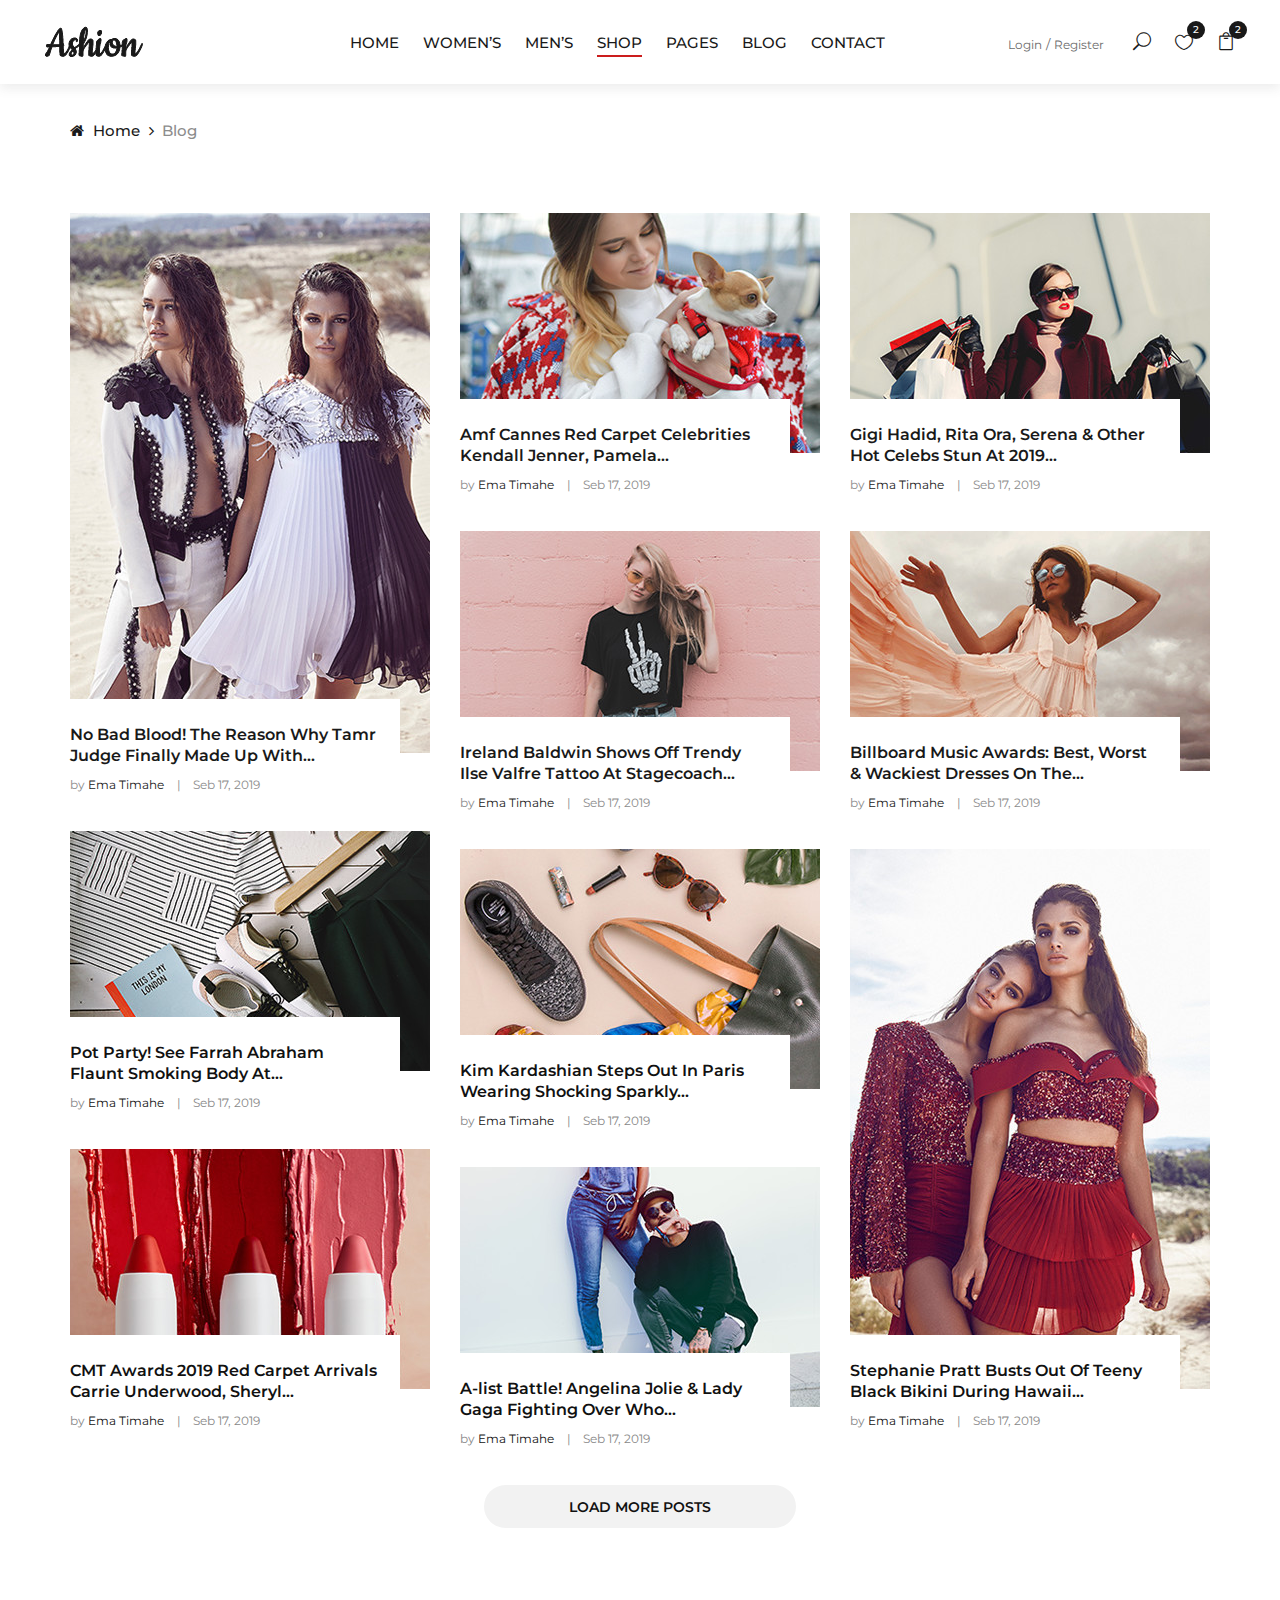
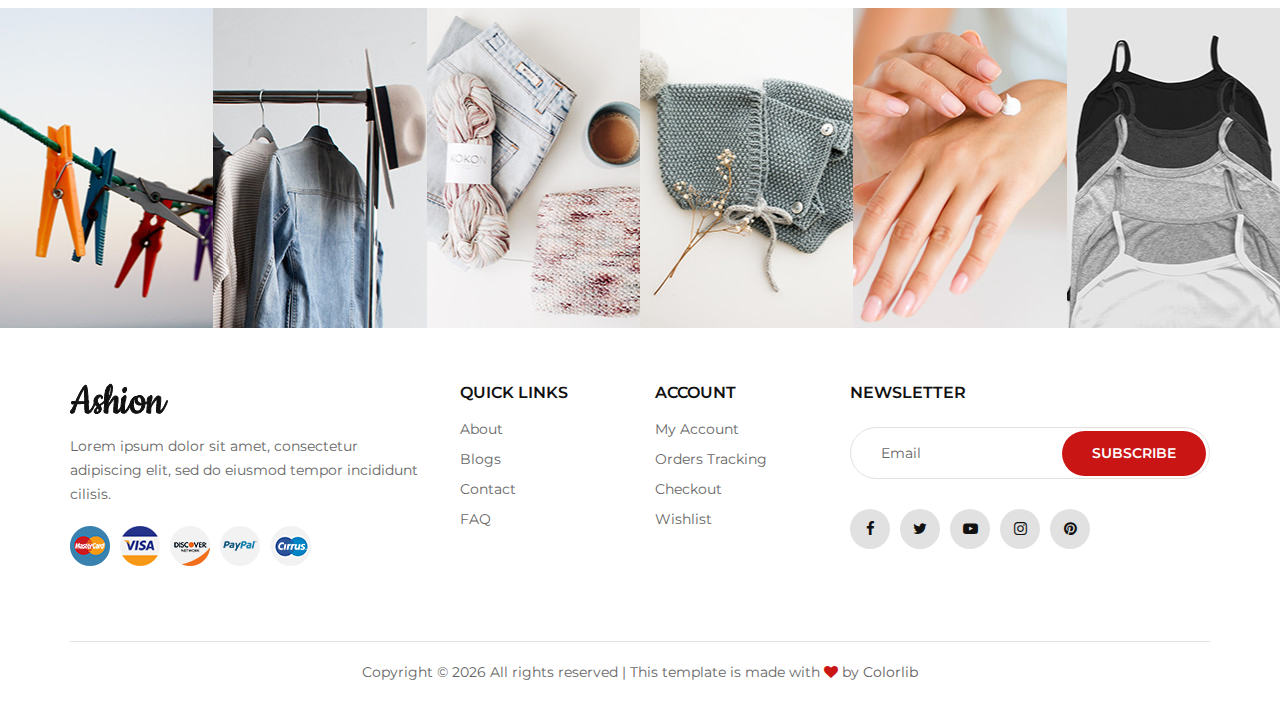
<file: e-commerce_project/front_end/blog.html>
<!DOCTYPE html>
<html lang="zxx">

<head>
    <meta charset="UTF-8">
    <meta name="description" content="Ashion Template">
    <meta name="keywords" content="Ashion, unica, creative, html">
    <meta name="viewport" content="width=device-width, initial-scale=1.0">
    <meta http-equiv="X-UA-Compatible" content="ie=edge">
    <title>Ashion | Template</title>

    <!-- Google Font -->
    <link href="https://fonts.googleapis.com/css2?family=Cookie&display=swap" rel="stylesheet">
    <link href="https://fonts.googleapis.com/css2?family=Montserrat:wght@400;500;600;700;800;900&display=swap"
    rel="stylesheet">

    <!-- Css Styles -->
    <link rel="stylesheet" href="css/bootstrap.min.css" type="text/css">
    <link rel="stylesheet" href="css/font-awesome.min.css" type="text/css">
    <link rel="stylesheet" href="css/elegant-icons.css" type="text/css">
    <link rel="stylesheet" href="css/jquery-ui.min.css" type="text/css">
    <link rel="stylesheet" href="css/magnific-popup.css" type="text/css">
    <link rel="stylesheet" href="css/owl.carousel.min.css" type="text/css">
    <link rel="stylesheet" href="css/slicknav.min.css" type="text/css">
    <link rel="stylesheet" href="css/style.css" type="text/css">
</head>

<body>
    <!-- Page Preloder -->
    <div id="preloder">
        <div class="loader"></div>
    </div>

    <!-- Offcanvas Menu Begin -->
    <div class="offcanvas-menu-overlay"></div>
    <div class="offcanvas-menu-wrapper">
        <div class="offcanvas__close">+</div>
        <ul class="offcanvas__widget">
            <li><span class="icon_search search-switch"></span></li>
            <li><a href="#"><span class="icon_heart_alt"></span>
                <div class="tip">2</div>
            </a></li>
            <li><a href="#"><span class="icon_bag_alt"></span>
                <div class="tip">2</div>
            </a></li>
        </ul>
        <div class="offcanvas__logo">
            <a href="./index.html"><img src="img/logo.png" alt=""></a>
        </div>
        <div id="mobile-menu-wrap"></div>
        <div class="offcanvas__auth">
            <a href="#">Login</a>
            <a href="#">Register</a>
        </div>
    </div>
    <!-- Offcanvas Menu End -->

    <!-- Header Section Begin -->
    <header class="header">
        <div class="container-fluid">
            <div class="row">
                <div class="col-xl-3 col-lg-2">
                    <div class="header__logo">
                        <a href="./index.html"><img src="img/logo.png" alt=""></a>
                    </div>
                </div>
                <div class="col-xl-6 col-lg-7">
                    <nav class="header__menu">
                        <ul>
                            <li><a href="./index.html">Home</a></li>
                            <li><a href="#">Women’s</a></li>
                            <li><a href="#">Men’s</a></li>
                            <li class="active"><a href="./shop.html">Shop</a></li>
                            <li><a href="#">Pages</a>
                                <ul class="dropdown">
                                    <li><a href="./product-details.html">Product Details</a></li>
                                    <li><a href="./shop-cart.html">Shop Cart</a></li>
                                    <li><a href="./checkout.html">Checkout</a></li>
                                    <li><a href="./blog-details.html">Blog Details</a></li>
                                </ul>
                            </li>
                            <li><a href="./blog.html">Blog</a></li>
                            <li><a href="./contact.html">Contact</a></li>
                        </ul>
                    </nav>
                </div>
                <div class="col-lg-3">
                    <div class="header__right">
                        <div class="header__right__auth">
                            <a href="#">Login</a>
                            <a href="#">Register</a>
                        </div>
                        <ul class="header__right__widget">
                            <li><span class="icon_search search-switch"></span></li>
                            <li><a href="#"><span class="icon_heart_alt"></span>
                                <div class="tip">2</div>
                            </a></li>
                            <li><a href="#"><span class="icon_bag_alt"></span>
                                <div class="tip">2</div>
                            </a></li>
                        </ul>
                    </div>
                </div>
            </div>
            <div class="canvas__open">
                <i class="fa fa-bars"></i>
            </div>
        </div>
    </header>
    <!-- Header Section End -->

    <!-- Breadcrumb Begin -->
    <div class="breadcrumb-option">
        <div class="container">
            <div class="row">
                <div class="col-lg-12">
                    <div class="breadcrumb__links">
                        <a href="./index.html"><i class="fa fa-home"></i> Home</a>
                        <span>Blog</span>
                    </div>
                </div>
            </div>
        </div>
    </div>
    <!-- Breadcrumb End -->

    <!-- Blog Section Begin -->
    <section class="blog spad">
        <div class="container">
            <div class="row">
                <div class="col-lg-4 col-md-4 col-sm-6">
                    <div class="blog__item">
                        <div class="blog__item__pic large__item set-bg" data-setbg="img/blog/blog-1.jpg"></div>
                        <div class="blog__item__text">
                            <h6><a href="#">No Bad Blood! The Reason Why Tamr Judge Finally Made Up With...</a></h6>
                            <ul>
                                <li>by <span>Ema Timahe</span></li>
                                <li>Seb 17, 2019</li>
                            </ul>
                        </div>
                    </div>
                    <div class="blog__item">
                        <div class="blog__item__pic set-bg" data-setbg="img/blog/blog-7.jpg"></div>
                        <div class="blog__item__text">
                            <h6><a href="#">Pot Party! See Farrah Abraham Flaunt Smoking Body At...</a></h6>
                            <ul>
                                <li>by <span>Ema Timahe</span></li>
                                <li>Seb 17, 2019</li>
                            </ul>
                        </div>
                    </div>
                    <div class="blog__item">
                        <div class="blog__item__pic set-bg" data-setbg="img/blog/blog-9.jpg"></div>
                        <div class="blog__item__text">
                            <h6><a href="#">CMT Awards 2019 Red Carpet Arrivals Carrie Underwood, Sheryl...</a></h6>
                            <ul>
                                <li>by <span>Ema Timahe</span></li>
                                <li>Seb 17, 2019</li>
                            </ul>
                        </div>
                    </div>
                </div>
                <div class="col-lg-4 col-md-4 col-sm-6">
                    <div class="blog__item">
                        <div class="blog__item__pic set-bg" data-setbg="img/blog/blog-2.jpg"></div>
                        <div class="blog__item__text">
                            <h6><a href="#">Amf Cannes Red Carpet Celebrities Kendall Jenner, Pamela...</a></h6>
                            <ul>
                                <li>by <span>Ema Timahe</span></li>
                                <li>Seb 17, 2019</li>
                            </ul>
                        </div>
                    </div>
                    <div class="blog__item">
                        <div class="blog__item__pic set-bg" data-setbg="img/blog/blog-4.jpg"></div>
                        <div class="blog__item__text">
                            <h6><a href="#">Ireland Baldwin Shows Off Trendy Ilse Valfre Tattoo At Stagecoach...</a>
                            </h6>
                            <ul>
                                <li>by <span>Ema Timahe</span></li>
                                <li>Seb 17, 2019</li>
                            </ul>
                        </div>
                    </div>
                    <div class="blog__item">
                        <div class="blog__item__pic set-bg" data-setbg="img/blog/blog-8.jpg"></div>
                        <div class="blog__item__text">
                            <h6><a href="#">Kim Kardashian Steps Out In Paris Wearing Shocking Sparkly...</a></h6>
                            <ul>
                                <li>by <span>Ema Timahe</span></li>
                                <li>Seb 17, 2019</li>
                            </ul>
                        </div>
                    </div>
                    <div class="blog__item">
                        <div class="blog__item__pic set-bg" data-setbg="img/blog/blog-10.jpg"></div>
                        <div class="blog__item__text">
                            <h6><a href="#">A-list Battle! Angelina Jolie & Lady Gaga Fighting Over Who...</a></h6>
                            <ul>
                                <li>by <span>Ema Timahe</span></li>
                                <li>Seb 17, 2019</li>
                            </ul>
                        </div>
                    </div>
                </div>
                <div class="col-lg-4 col-md-4 col-sm-6">
                    <div class="blog__item">
                        <div class="blog__item__pic set-bg" data-setbg="img/blog/blog-3.jpg"></div>
                        <div class="blog__item__text">
                            <h6><a href="#">Gigi Hadid, Rita Ora, Serena & Other Hot Celebs Stun At 2019...</a></h6>
                            <ul>
                                <li>by <span>Ema Timahe</span></li>
                                <li>Seb 17, 2019</li>
                            </ul>
                        </div>
                    </div>
                    <div class="blog__item">
                        <div class="blog__item__pic set-bg" data-setbg="img/blog/blog-5.jpg"></div>
                        <div class="blog__item__text">
                            <h6><a href="#">Billboard Music Awards: Best, Worst & Wackiest Dresses On The...</a></h6>
                            <ul>
                                <li>by <span>Ema Timahe</span></li>
                                <li>Seb 17, 2019</li>
                            </ul>
                        </div>
                    </div>
                    <div class="blog__item">
                        <div class="blog__item__pic large__item set-bg" data-setbg="img/blog/blog-6.jpg"></div>
                        <div class="blog__item__text">
                            <h6><a href="#">Stephanie Pratt Busts Out Of Teeny Black Bikini During Hawaii...</a></h6>
                            <ul>
                                <li>by <span>Ema Timahe</span></li>
                                <li>Seb 17, 2019</li>
                            </ul>
                        </div>
                    </div>
                </div>
                <div class="col-lg-12 text-center">
                    <a href="#" class="primary-btn load-btn">Load more posts</a>
                </div>
            </div>
        </div>
    </section>
    <!-- Blog Section End -->

    <!-- Instagram Begin -->
    <div class="instagram">
        <div class="container-fluid">
            <div class="row">
                <div class="col-lg-2 col-md-4 col-sm-4 p-0">
                    <div class="instagram__item set-bg" data-setbg="img/instagram/insta-1.jpg">
                        <div class="instagram__text">
                            <i class="fa fa-instagram"></i>
                            <a href="#">@ ashion_shop</a>
                        </div>
                    </div>
                </div>
                <div class="col-lg-2 col-md-4 col-sm-4 p-0">
                    <div class="instagram__item set-bg" data-setbg="img/instagram/insta-2.jpg">
                        <div class="instagram__text">
                            <i class="fa fa-instagram"></i>
                            <a href="#">@ ashion_shop</a>
                        </div>
                    </div>
                </div>
                <div class="col-lg-2 col-md-4 col-sm-4 p-0">
                    <div class="instagram__item set-bg" data-setbg="img/instagram/insta-3.jpg">
                        <div class="instagram__text">
                            <i class="fa fa-instagram"></i>
                            <a href="#">@ ashion_shop</a>
                        </div>
                    </div>
                </div>
                <div class="col-lg-2 col-md-4 col-sm-4 p-0">
                    <div class="instagram__item set-bg" data-setbg="img/instagram/insta-4.jpg">
                        <div class="instagram__text">
                            <i class="fa fa-instagram"></i>
                            <a href="#">@ ashion_shop</a>
                        </div>
                    </div>
                </div>
                <div class="col-lg-2 col-md-4 col-sm-4 p-0">
                    <div class="instagram__item set-bg" data-setbg="img/instagram/insta-5.jpg">
                        <div class="instagram__text">
                            <i class="fa fa-instagram"></i>
                            <a href="#">@ ashion_shop</a>
                        </div>
                    </div>
                </div>
                <div class="col-lg-2 col-md-4 col-sm-4 p-0">
                    <div class="instagram__item set-bg" data-setbg="img/instagram/insta-6.jpg">
                        <div class="instagram__text">
                            <i class="fa fa-instagram"></i>
                            <a href="#">@ ashion_shop</a>
                        </div>
                    </div>
                </div>
            </div>
        </div>
    </div>
    <!-- Instagram End -->

    <!-- Footer Section Begin -->
    <footer class="footer">
        <div class="container">
            <div class="row">
                <div class="col-lg-4 col-md-6 col-sm-7">
                    <div class="footer__about">
                        <div class="footer__logo">
                            <a href="./index.html"><img src="img/logo.png" alt=""></a>
                        </div>
                        <p>Lorem ipsum dolor sit amet, consectetur adipiscing elit, sed do eiusmod tempor incididunt
                        cilisis.</p>
                        <div class="footer__payment">
                            <a href="#"><img src="img/payment/payment-1.png" alt=""></a>
                            <a href="#"><img src="img/payment/payment-2.png" alt=""></a>
                            <a href="#"><img src="img/payment/payment-3.png" alt=""></a>
                            <a href="#"><img src="img/payment/payment-4.png" alt=""></a>
                            <a href="#"><img src="img/payment/payment-5.png" alt=""></a>
                        </div>
                    </div>
                </div>
                <div class="col-lg-2 col-md-3 col-sm-5">
                    <div class="footer__widget">
                        <h6>Quick links</h6>
                        <ul>
                            <li><a href="#">About</a></li>
                            <li><a href="#">Blogs</a></li>
                            <li><a href="#">Contact</a></li>
                            <li><a href="#">FAQ</a></li>
                        </ul>
                    </div>
                </div>
                <div class="col-lg-2 col-md-3 col-sm-4">
                    <div class="footer__widget">
                        <h6>Account</h6>
                        <ul>
                            <li><a href="#">My Account</a></li>
                            <li><a href="#">Orders Tracking</a></li>
                            <li><a href="#">Checkout</a></li>
                            <li><a href="#">Wishlist</a></li>
                        </ul>
                    </div>
                </div>
                <div class="col-lg-4 col-md-8 col-sm-8">
                    <div class="footer__newslatter">
                        <h6>NEWSLETTER</h6>
                        <form action="#">
                            <input type="text" placeholder="Email">
                            <button type="submit" class="site-btn">Subscribe</button>
                        </form>
                        <div class="footer__social">
                            <a href="#"><i class="fa fa-facebook"></i></a>
                            <a href="#"><i class="fa fa-twitter"></i></a>
                            <a href="#"><i class="fa fa-youtube-play"></i></a>
                            <a href="#"><i class="fa fa-instagram"></i></a>
                            <a href="#"><i class="fa fa-pinterest"></i></a>
                        </div>
                    </div>
                </div>
            </div>
            <div class="row">
                <div class="col-lg-12">
                    <!-- Link back to Colorlib can't be removed. Template is licensed under CC BY 3.0. -->
                    <div class="footer__copyright__text">
                        <p>Copyright &copy; <script>document.write(new Date().getFullYear());</script> All rights reserved | This template is made with <i class="fa fa-heart" aria-hidden="true"></i> by <a href="https://colorlib.com" target="_blank">Colorlib</a></p>
                    </div>
                    <!-- Link back to Colorlib can't be removed. Template is licensed under CC BY 3.0. -->
                </div>
            </div>
        </div>
    </footer>
    <!-- Footer Section End -->

    <!-- Search Begin -->
    <div class="search-model">
        <div class="h-100 d-flex align-items-center justify-content-center">
            <div class="search-close-switch">+</div>
            <form class="search-model-form">
                <input type="text" id="search-input" placeholder="Search here.....">
            </form>
        </div>
    </div>
    <!-- Search End -->

    <!-- Js Plugins -->
    <script src="js/jquery-3.3.1.min.js"></script>
    <script src="js/bootstrap.min.js"></script>
    <script src="js/jquery.magnific-popup.min.js"></script>
    <script src="js/jquery-ui.min.js"></script>
    <script src="js/mixitup.min.js"></script>
    <script src="js/jquery.countdown.min.js"></script>
    <script src="js/jquery.slicknav.js"></script>
    <script src="js/owl.carousel.min.js"></script>
    <script src="js/jquery.nicescroll.min.js"></script>
    <script src="js/main.js"></script>
</body>

</html>
</file>
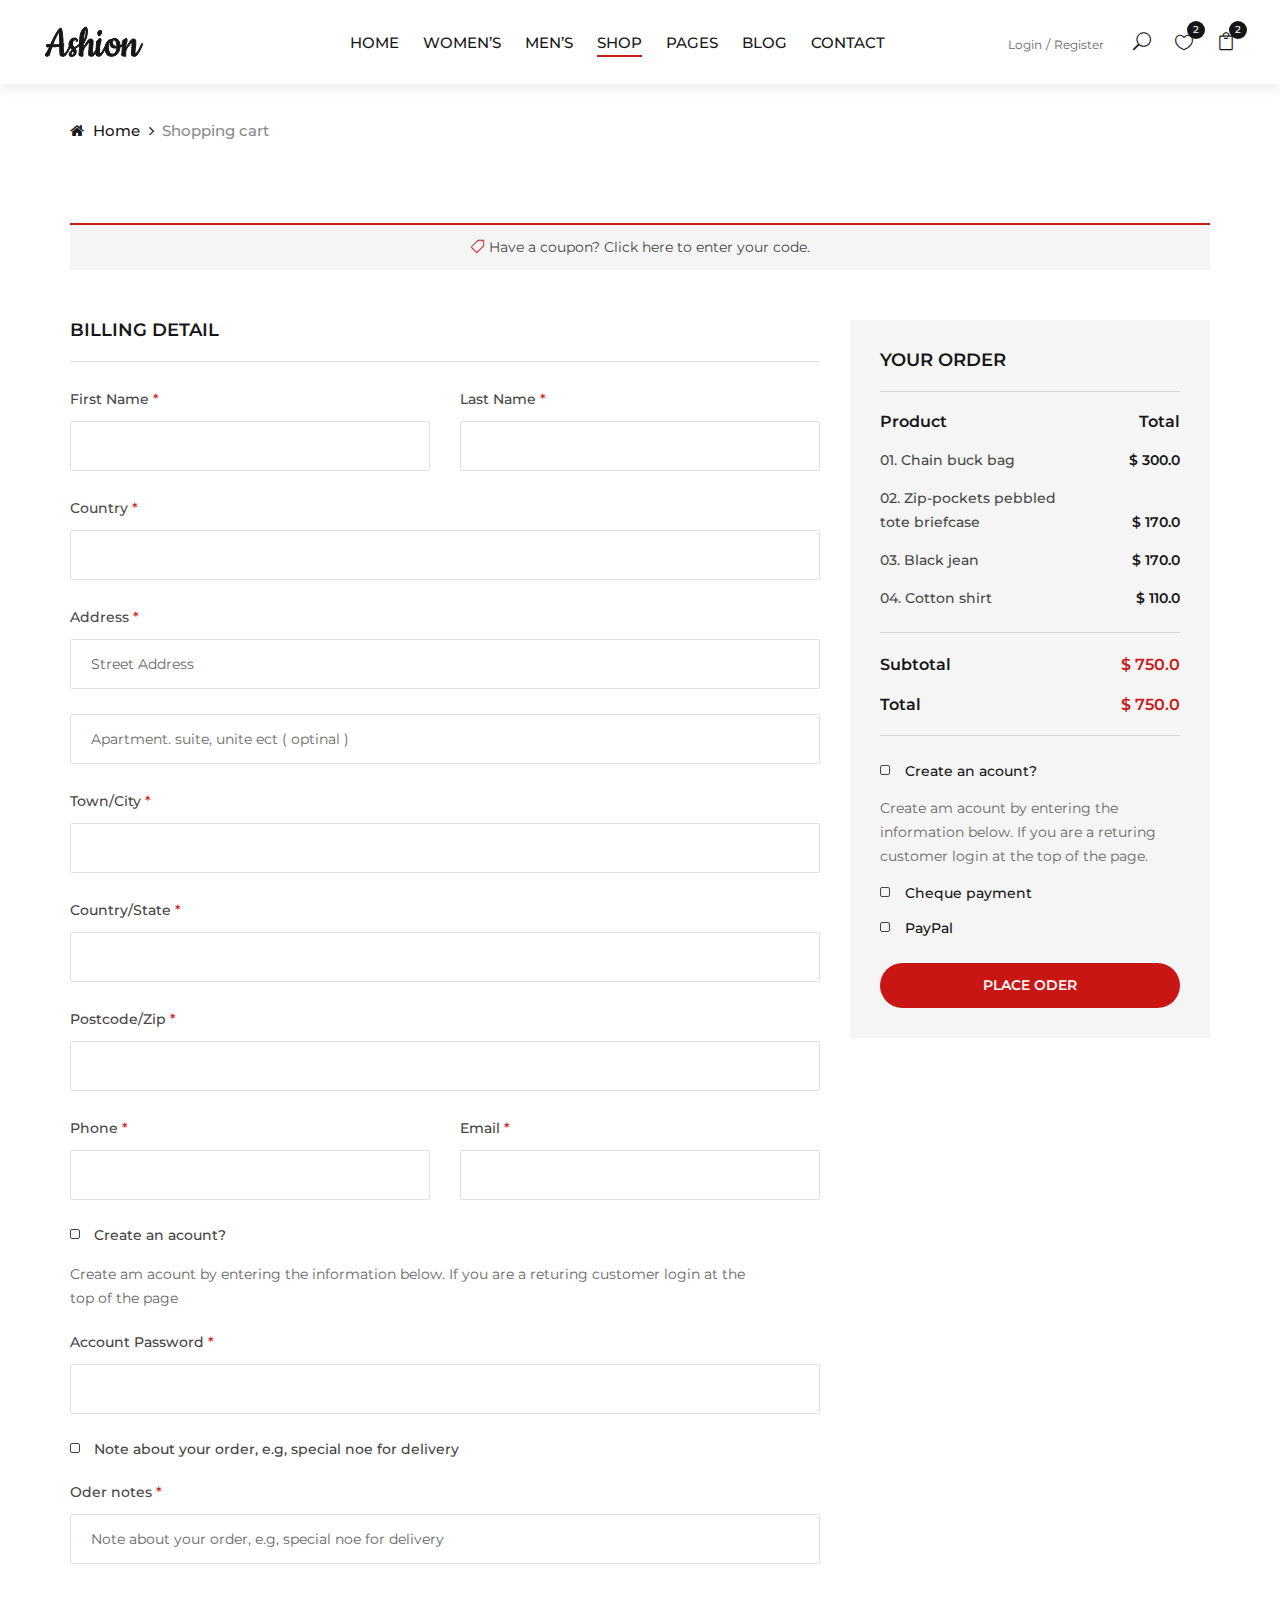
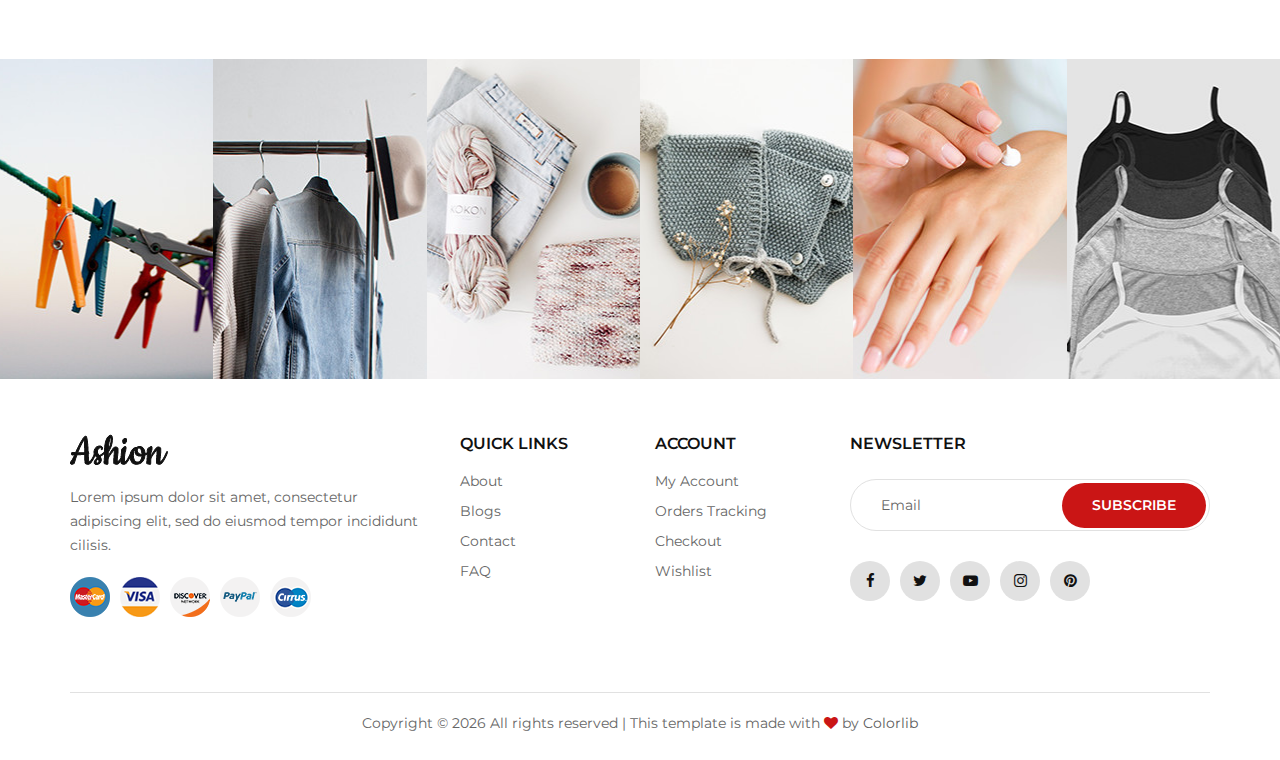
<file: e-commerce_project/front_end/checkout.html>
<!DOCTYPE html>
<html lang="zxx">

<head>
    <meta charset="UTF-8">
    <meta name="description" content="Ashion Template">
    <meta name="keywords" content="Ashion, unica, creative, html">
    <meta name="viewport" content="width=device-width, initial-scale=1.0">
    <meta http-equiv="X-UA-Compatible" content="ie=edge">
    <title>Ashion | Template</title>

    <!-- Google Font -->
    <link href="https://fonts.googleapis.com/css2?family=Cookie&display=swap" rel="stylesheet">
    <link href="https://fonts.googleapis.com/css2?family=Montserrat:wght@400;500;600;700;800;900&display=swap"
    rel="stylesheet">

    <!-- Css Styles -->
    <link rel="stylesheet" href="css/bootstrap.min.css" type="text/css">
    <link rel="stylesheet" href="css/font-awesome.min.css" type="text/css">
    <link rel="stylesheet" href="css/elegant-icons.css" type="text/css">
    <link rel="stylesheet" href="css/jquery-ui.min.css" type="text/css">
    <link rel="stylesheet" href="css/magnific-popup.css" type="text/css">
    <link rel="stylesheet" href="css/owl.carousel.min.css" type="text/css">
    <link rel="stylesheet" href="css/slicknav.min.css" type="text/css">
    <link rel="stylesheet" href="css/style.css" type="text/css">
</head>

<body>
    <!-- Page Preloder -->
    <div id="preloder">
        <div class="loader"></div>
    </div>

    <!-- Offcanvas Menu Begin -->
    <div class="offcanvas-menu-overlay"></div>
    <div class="offcanvas-menu-wrapper">
        <div class="offcanvas__close">+</div>
        <ul class="offcanvas__widget">
            <li><span class="icon_search search-switch"></span></li>
            <li><a href="#"><span class="icon_heart_alt"></span>
                <div class="tip">2</div>
            </a></li>
            <li><a href="#"><span class="icon_bag_alt"></span>
                <div class="tip">2</div>
            </a></li>
        </ul>
        <div class="offcanvas__logo">
            <a href="./index.html"><img src="img/logo.png" alt=""></a>
        </div>
        <div id="mobile-menu-wrap"></div>
        <div class="offcanvas__auth">
            <a href="#">Login</a>
            <a href="#">Register</a>
        </div>
    </div>
    <!-- Offcanvas Menu End -->

    <!-- Header Section Begin -->
    <header class="header">
        <div class="container-fluid">
            <div class="row">
                <div class="col-xl-3 col-lg-2">
                    <div class="header__logo">
                        <a href="./index.html"><img src="img/logo.png" alt=""></a>
                    </div>
                </div>
                <div class="col-xl-6 col-lg-7">
                    <nav class="header__menu">
                        <ul>
                            <li><a href="./index.html">Home</a></li>
                            <li><a href="#">Women’s</a></li>
                            <li><a href="#">Men’s</a></li>
                            <li class="active"><a href="./shop.html">Shop</a></li>
                            <li><a href="#">Pages</a>
                                <ul class="dropdown">
                                    <li><a href="./product-details.html">Product Details</a></li>
                                    <li><a href="./shop-cart.html">Shop Cart</a></li>
                                    <li><a href="./checkout.html">Checkout</a></li>
                                    <li><a href="./blog-details.html">Blog Details</a></li>
                                </ul>
                            </li>
                            <li><a href="./blog.html">Blog</a></li>
                            <li><a href="./contact.html">Contact</a></li>
                        </ul>
                    </nav>
                </div>
                <div class="col-lg-3">
                    <div class="header__right">
                        <div class="header__right__auth">
                            <a href="#">Login</a>
                            <a href="#">Register</a>
                        </div>
                        <ul class="header__right__widget">
                            <li><span class="icon_search search-switch"></span></li>
                            <li><a href="#"><span class="icon_heart_alt"></span>
                                <div class="tip">2</div>
                            </a></li>
                            <li><a href="#"><span class="icon_bag_alt"></span>
                                <div class="tip">2</div>
                            </a></li>
                        </ul>
                    </div>
                </div>
            </div>
            <div class="canvas__open">
                <i class="fa fa-bars"></i>
            </div>
        </div>
    </header>
    <!-- Header Section End -->

    <!-- Breadcrumb Begin -->
    <div class="breadcrumb-option">
        <div class="container">
            <div class="row">
                <div class="col-lg-12">
                    <div class="breadcrumb__links">
                        <a href="./index.html"><i class="fa fa-home"></i> Home</a>
                        <span>Shopping cart</span>
                    </div>
                </div>
            </div>
        </div>
    </div>
    <!-- Breadcrumb End -->

    <!-- Checkout Section Begin -->
    <section class="checkout spad">
        <div class="container">
            <div class="row">
                <div class="col-lg-12">
                    <h6 class="coupon__link"><span class="icon_tag_alt"></span> <a href="#">Have a coupon?</a> Click
                    here to enter your code.</h6>
                </div>
            </div>
            <form action="#" class="checkout__form">
                <div class="row">
                    <div class="col-lg-8">
                        <h5>Billing detail</h5>
                        <div class="row">
                            <div class="col-lg-6 col-md-6 col-sm-6">
                                <div class="checkout__form__input">
                                    <p>First Name <span>*</span></p>
                                    <input type="text">
                                </div>
                            </div>
                            <div class="col-lg-6 col-md-6 col-sm-6">
                                <div class="checkout__form__input">
                                    <p>Last Name <span>*</span></p>
                                    <input type="text">
                                </div>
                            </div>
                            <div class="col-lg-12">
                                <div class="checkout__form__input">
                                    <p>Country <span>*</span></p>
                                    <input type="text">
                                </div>
                                <div class="checkout__form__input">
                                    <p>Address <span>*</span></p>
                                    <input type="text" placeholder="Street Address">
                                    <input type="text" placeholder="Apartment. suite, unite ect ( optinal )">
                                </div>
                                <div class="checkout__form__input">
                                    <p>Town/City <span>*</span></p>
                                    <input type="text">
                                </div>
                                <div class="checkout__form__input">
                                    <p>Country/State <span>*</span></p>
                                    <input type="text">
                                </div>
                                <div class="checkout__form__input">
                                    <p>Postcode/Zip <span>*</span></p>
                                    <input type="text">
                                </div>
                            </div>
                            <div class="col-lg-6 col-md-6 col-sm-6">
                                <div class="checkout__form__input">
                                    <p>Phone <span>*</span></p>
                                    <input type="text">
                                </div>
                            </div>
                            <div class="col-lg-6 col-md-6 col-sm-6">
                                <div class="checkout__form__input">
                                    <p>Email <span>*</span></p>
                                    <input type="text">
                                </div>
                            </div>
                            <div class="col-lg-12">
                                <div class="checkout__form__checkbox">
                                    <label for="acc">
                                        Create an acount?
                                        <input type="checkbox" id="acc">
                                        <span class="checkmark"></span>
                                    </label>
                                    <p>Create am acount by entering the information below. If you are a returing
                                        customer login at the <br />top of the page</p>
                                    </div>
                                    <div class="checkout__form__input">
                                        <p>Account Password <span>*</span></p>
                                        <input type="text">
                                    </div>
                                    <div class="checkout__form__checkbox">
                                        <label for="note">
                                            Note about your order, e.g, special noe for delivery
                                            <input type="checkbox" id="note">
                                            <span class="checkmark"></span>
                                        </label>
                                    </div>
                                    <div class="checkout__form__input">
                                        <p>Oder notes <span>*</span></p>
                                        <input type="text"
                                        placeholder="Note about your order, e.g, special noe for delivery">
                                    </div>
                                </div>
                            </div>
                        </div>
                        <div class="col-lg-4">
                            <div class="checkout__order">
                                <h5>Your order</h5>
                                <div class="checkout__order__product">
                                    <ul>
                                        <li>
                                            <span class="top__text">Product</span>
                                            <span class="top__text__right">Total</span>
                                        </li>
                                        <li>01. Chain buck bag <span>$ 300.0</span></li>
                                        <li>02. Zip-pockets pebbled<br /> tote briefcase <span>$ 170.0</span></li>
                                        <li>03. Black jean <span>$ 170.0</span></li>
                                        <li>04. Cotton shirt <span>$ 110.0</span></li>
                                    </ul>
                                </div>
                                <div class="checkout__order__total">
                                    <ul>
                                        <li>Subtotal <span>$ 750.0</span></li>
                                        <li>Total <span>$ 750.0</span></li>
                                    </ul>
                                </div>
                                <div class="checkout__order__widget">
                                    <label for="o-acc">
                                        Create an acount?
                                        <input type="checkbox" id="o-acc">
                                        <span class="checkmark"></span>
                                    </label>
                                    <p>Create am acount by entering the information below. If you are a returing customer
                                    login at the top of the page.</p>
                                    <label for="check-payment">
                                        Cheque payment
                                        <input type="checkbox" id="check-payment">
                                        <span class="checkmark"></span>
                                    </label>
                                    <label for="paypal">
                                        PayPal
                                        <input type="checkbox" id="paypal">
                                        <span class="checkmark"></span>
                                    </label>
                                </div>
                                <button type="submit" class="site-btn">Place oder</button>
                            </div>
                        </div>
                    </div>
                </form>
            </div>
        </section>
        <!-- Checkout Section End -->

        <!-- Instagram Begin -->
        <div class="instagram">
            <div class="container-fluid">
                <div class="row">
                    <div class="col-lg-2 col-md-4 col-sm-4 p-0">
                        <div class="instagram__item set-bg" data-setbg="img/instagram/insta-1.jpg">
                            <div class="instagram__text">
                                <i class="fa fa-instagram"></i>
                                <a href="#">@ ashion_shop</a>
                            </div>
                        </div>
                    </div>
                    <div class="col-lg-2 col-md-4 col-sm-4 p-0">
                        <div class="instagram__item set-bg" data-setbg="img/instagram/insta-2.jpg">
                            <div class="instagram__text">
                                <i class="fa fa-instagram"></i>
                                <a href="#">@ ashion_shop</a>
                            </div>
                        </div>
                    </div>
                    <div class="col-lg-2 col-md-4 col-sm-4 p-0">
                        <div class="instagram__item set-bg" data-setbg="img/instagram/insta-3.jpg">
                            <div class="instagram__text">
                                <i class="fa fa-instagram"></i>
                                <a href="#">@ ashion_shop</a>
                            </div>
                        </div>
                    </div>
                    <div class="col-lg-2 col-md-4 col-sm-4 p-0">
                        <div class="instagram__item set-bg" data-setbg="img/instagram/insta-4.jpg">
                            <div class="instagram__text">
                                <i class="fa fa-instagram"></i>
                                <a href="#">@ ashion_shop</a>
                            </div>
                        </div>
                    </div>
                    <div class="col-lg-2 col-md-4 col-sm-4 p-0">
                        <div class="instagram__item set-bg" data-setbg="img/instagram/insta-5.jpg">
                            <div class="instagram__text">
                                <i class="fa fa-instagram"></i>
                                <a href="#">@ ashion_shop</a>
                            </div>
                        </div>
                    </div>
                    <div class="col-lg-2 col-md-4 col-sm-4 p-0">
                        <div class="instagram__item set-bg" data-setbg="img/instagram/insta-6.jpg">
                            <div class="instagram__text">
                                <i class="fa fa-instagram"></i>
                                <a href="#">@ ashion_shop</a>
                            </div>
                        </div>
                    </div>
                </div>
            </div>
        </div>
        <!-- Instagram End -->

        <!-- Footer Section Begin -->
        <footer class="footer">
            <div class="container">
                <div class="row">
                    <div class="col-lg-4 col-md-6 col-sm-7">
                        <div class="footer__about">
                            <div class="footer__logo">
                                <a href="./index.html"><img src="img/logo.png" alt=""></a>
                            </div>
                            <p>Lorem ipsum dolor sit amet, consectetur adipiscing elit, sed do eiusmod tempor incididunt
                            cilisis.</p>
                            <div class="footer__payment">
                                <a href="#"><img src="img/payment/payment-1.png" alt=""></a>
                                <a href="#"><img src="img/payment/payment-2.png" alt=""></a>
                                <a href="#"><img src="img/payment/payment-3.png" alt=""></a>
                                <a href="#"><img src="img/payment/payment-4.png" alt=""></a>
                                <a href="#"><img src="img/payment/payment-5.png" alt=""></a>
                            </div>
                        </div>
                    </div>
                    <div class="col-lg-2 col-md-3 col-sm-5">
                        <div class="footer__widget">
                            <h6>Quick links</h6>
                            <ul>
                                <li><a href="#">About</a></li>
                                <li><a href="#">Blogs</a></li>
                                <li><a href="#">Contact</a></li>
                                <li><a href="#">FAQ</a></li>
                            </ul>
                        </div>
                    </div>
                    <div class="col-lg-2 col-md-3 col-sm-4">
                        <div class="footer__widget">
                            <h6>Account</h6>
                            <ul>
                                <li><a href="#">My Account</a></li>
                                <li><a href="#">Orders Tracking</a></li>
                                <li><a href="#">Checkout</a></li>
                                <li><a href="#">Wishlist</a></li>
                            </ul>
                        </div>
                    </div>
                    <div class="col-lg-4 col-md-8 col-sm-8">
                        <div class="footer__newslatter">
                            <h6>NEWSLETTER</h6>
                            <form action="#">
                                <input type="text" placeholder="Email">
                                <button type="submit" class="site-btn">Subscribe</button>
                            </form>
                            <div class="footer__social">
                                <a href="#"><i class="fa fa-facebook"></i></a>
                                <a href="#"><i class="fa fa-twitter"></i></a>
                                <a href="#"><i class="fa fa-youtube-play"></i></a>
                                <a href="#"><i class="fa fa-instagram"></i></a>
                                <a href="#"><i class="fa fa-pinterest"></i></a>
                            </div>
                        </div>
                    </div>
                </div>
                <div class="row">
                    <div class="col-lg-12">
                        <!-- Link back to Colorlib can't be removed. Template is licensed under CC BY 3.0. -->
                        <div class="footer__copyright__text">
                            <p>Copyright &copy; <script>document.write(new Date().getFullYear());</script> All rights reserved | This template is made with <i class="fa fa-heart" aria-hidden="true"></i> by <a href="https://colorlib.com" target="_blank">Colorlib</a></p>
                        </div>
                        <!-- Link back to Colorlib can't be removed. Template is licensed under CC BY 3.0. -->
                    </div>
                </div>
            </div>
        </footer>
        <!-- Footer Section End -->

        <!-- Search Begin -->
        <div class="search-model">
            <div class="h-100 d-flex align-items-center justify-content-center">
                <div class="search-close-switch">+</div>
                <form class="search-model-form">
                    <input type="text" id="search-input" placeholder="Search here.....">
                </form>
            </div>
        </div>
        <!-- Search End -->

        <!-- Js Plugins -->
        <script src="js/jquery-3.3.1.min.js"></script>
        <script src="js/bootstrap.min.js"></script>
        <script src="js/jquery.magnific-popup.min.js"></script>
        <script src="js/jquery-ui.min.js"></script>
        <script src="js/mixitup.min.js"></script>
        <script src="js/jquery.countdown.min.js"></script>
        <script src="js/jquery.slicknav.js"></script>
        <script src="js/owl.carousel.min.js"></script>
        <script src="js/jquery.nicescroll.min.js"></script>
        <script src="js/main.js"></script>
    </body>

    </html>
</file>
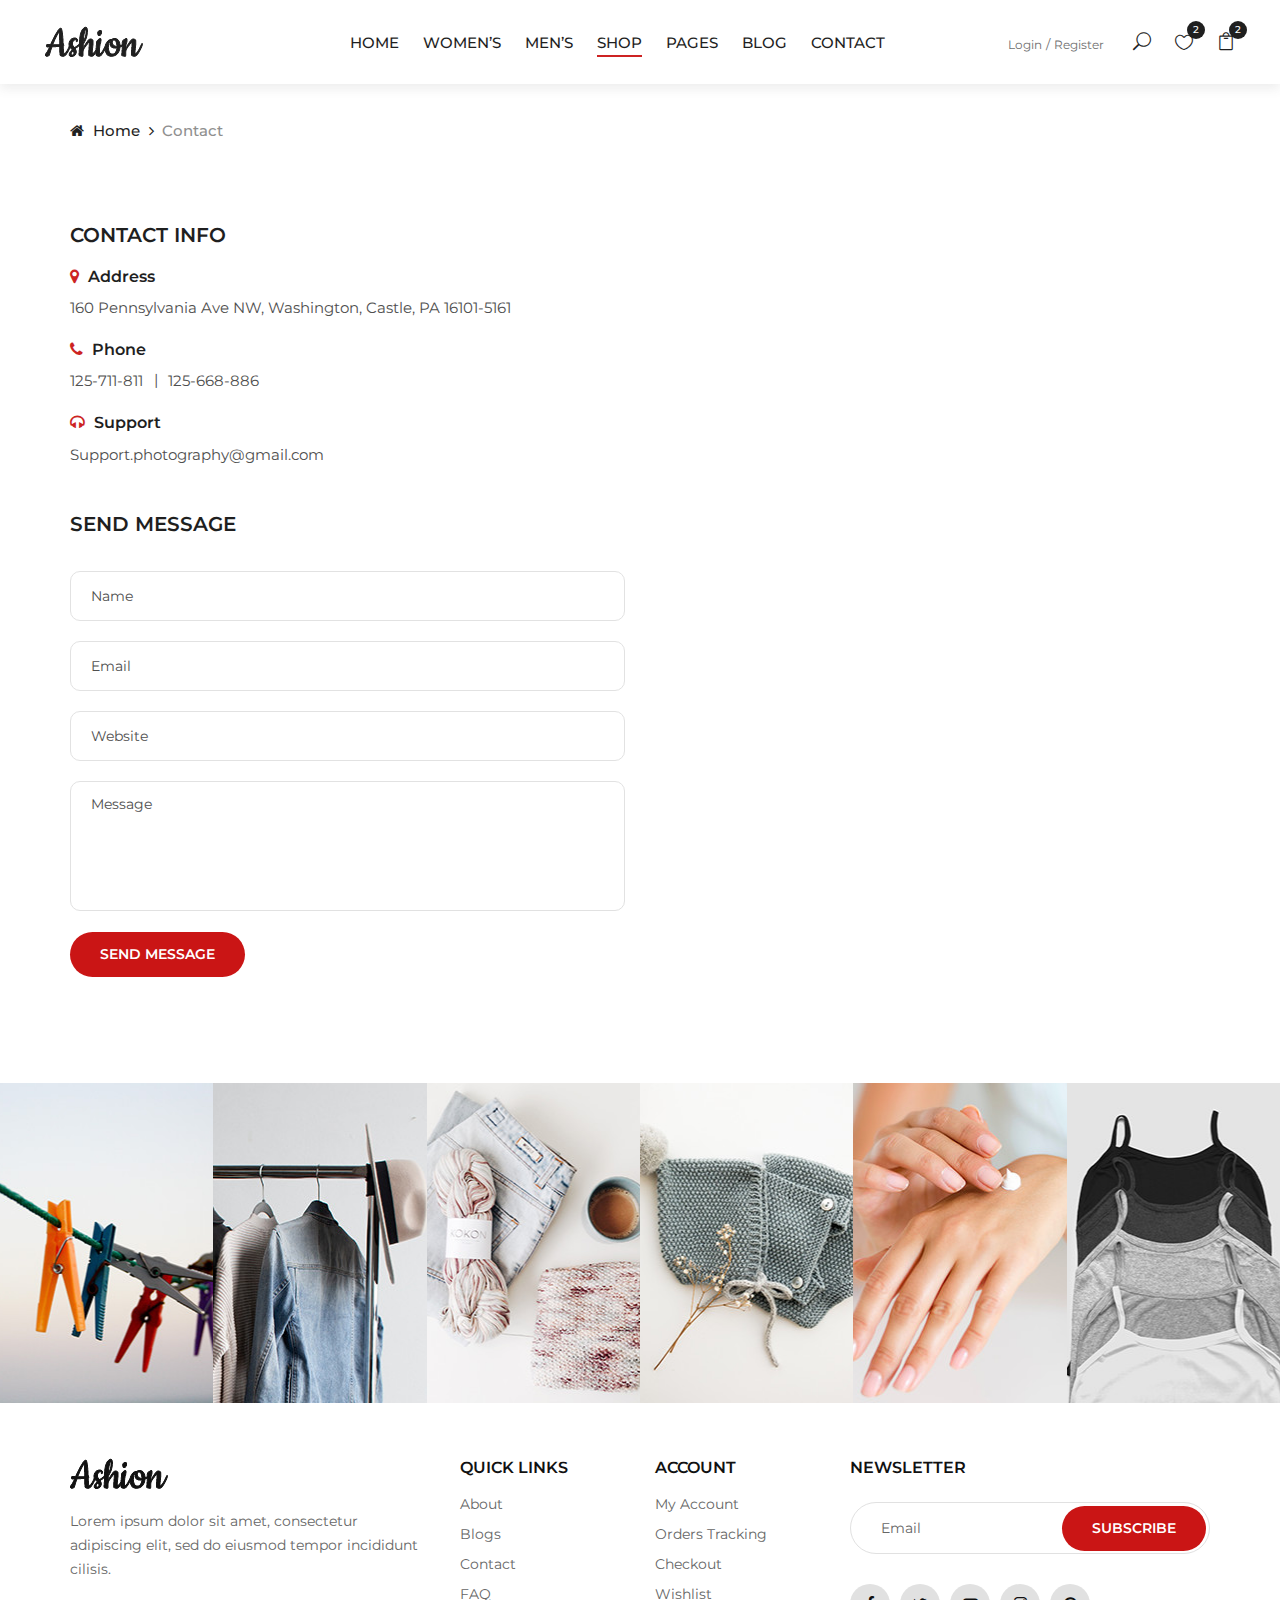
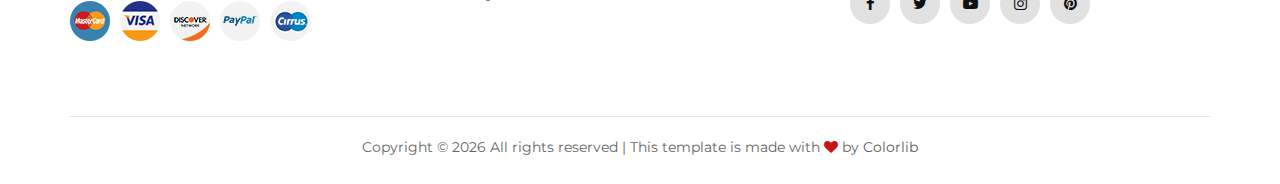
<file: e-commerce_project/front_end/contact.html>
<!DOCTYPE html>
<html lang="zxx">

<head>
    <meta charset="UTF-8">
    <meta name="description" content="Ashion Template">
    <meta name="keywords" content="Ashion, unica, creative, html">
    <meta name="viewport" content="width=device-width, initial-scale=1.0">
    <meta http-equiv="X-UA-Compatible" content="ie=edge">
    <title>Ashion | Template</title>

    <!-- Google Font -->
    <link href="https://fonts.googleapis.com/css2?family=Cookie&display=swap" rel="stylesheet">
    <link href="https://fonts.googleapis.com/css2?family=Montserrat:wght@400;500;600;700;800;900&display=swap"
    rel="stylesheet">

    <!-- Css Styles -->
    <link rel="stylesheet" href="css/bootstrap.min.css" type="text/css">
    <link rel="stylesheet" href="css/font-awesome.min.css" type="text/css">
    <link rel="stylesheet" href="css/elegant-icons.css" type="text/css">
    <link rel="stylesheet" href="css/jquery-ui.min.css" type="text/css">
    <link rel="stylesheet" href="css/magnific-popup.css" type="text/css">
    <link rel="stylesheet" href="css/owl.carousel.min.css" type="text/css">
    <link rel="stylesheet" href="css/slicknav.min.css" type="text/css">
    <link rel="stylesheet" href="css/style.css" type="text/css">
</head>

<body>
    <!-- Page Preloder -->
    <div id="preloder">
        <div class="loader"></div>
    </div>

    <!-- Offcanvas Menu Begin -->
    <div class="offcanvas-menu-overlay"></div>
    <div class="offcanvas-menu-wrapper">
        <div class="offcanvas__close">+</div>
        <ul class="offcanvas__widget">
            <li><span class="icon_search search-switch"></span></li>
            <li><a href="#"><span class="icon_heart_alt"></span>
                <div class="tip">2</div>
            </a></li>
            <li><a href="#"><span class="icon_bag_alt"></span>
                <div class="tip">2</div>
            </a></li>
        </ul>
        <div class="offcanvas__logo">
            <a href="./index.html"><img src="img/logo.png" alt=""></a>
        </div>
        <div id="mobile-menu-wrap"></div>
        <div class="offcanvas__auth">
            <a href="#">Login</a>
            <a href="#">Register</a>
        </div>
    </div>
    <!-- Offcanvas Menu End -->

    <!-- Header Section Begin -->
    <header class="header">
        <div class="container-fluid">
            <div class="row">
                <div class="col-xl-3 col-lg-2">
                    <div class="header__logo">
                        <a href="./index.html"><img src="img/logo.png" alt=""></a>
                    </div>
                </div>
                <div class="col-xl-6 col-lg-7">
                    <nav class="header__menu">
                        <ul>
                            <li><a href="./index.html">Home</a></li>
                            <li><a href="#">Women’s</a></li>
                            <li><a href="#">Men’s</a></li>
                            <li class="active"><a href="./shop.html">Shop</a></li>
                            <li><a href="#">Pages</a>
                                <ul class="dropdown">
                                    <li><a href="./product-details.html">Product Details</a></li>
                                    <li><a href="./shop-cart.html">Shop Cart</a></li>
                                    <li><a href="./checkout.html">Checkout</a></li>
                                    <li><a href="./blog-details.html">Blog Details</a></li>
                                </ul>
                            </li>
                            <li><a href="./blog.html">Blog</a></li>
                            <li><a href="./contact.html">Contact</a></li>
                        </ul>
                    </nav>
                </div>
                <div class="col-lg-3">
                    <div class="header__right">
                        <div class="header__right__auth">
                            <a href="#">Login</a>
                            <a href="#">Register</a>
                        </div>
                        <ul class="header__right__widget">
                            <li><span class="icon_search search-switch"></span></li>
                            <li><a href="#"><span class="icon_heart_alt"></span>
                                <div class="tip">2</div>
                            </a></li>
                            <li><a href="#"><span class="icon_bag_alt"></span>
                                <div class="tip">2</div>
                            </a></li>
                        </ul>
                    </div>
                </div>
            </div>
            <div class="canvas__open">
                <i class="fa fa-bars"></i>
            </div>
        </div>
    </header>
    <!-- Header Section End -->

    <!-- Breadcrumb Begin -->
    <div class="breadcrumb-option">
        <div class="container">
            <div class="row">
                <div class="col-lg-12">
                    <div class="breadcrumb__links">
                        <a href="./index.html"><i class="fa fa-home"></i> Home</a>
                        <span>Contact</span>
                    </div>
                </div>
            </div>
        </div>
    </div>
    <!-- Breadcrumb End -->

    <!-- Contact Section Begin -->
    <section class="contact spad">
        <div class="container">
            <div class="row">
                <div class="col-lg-6 col-md-6">
                    <div class="contact__content">
                        <div class="contact__address">
                            <h5>Contact info</h5>
                            <ul>
                                <li>
                                    <h6><i class="fa fa-map-marker"></i> Address</h6>
                                    <p>160 Pennsylvania Ave NW, Washington, Castle, PA 16101-5161</p>
                                </li>
                                <li>
                                    <h6><i class="fa fa-phone"></i> Phone</h6>
                                    <p><span>125-711-811</span><span>125-668-886</span></p>
                                </li>
                                <li>
                                    <h6><i class="fa fa-headphones"></i> Support</h6>
                                    <p>Support.photography@gmail.com</p>
                                </li>
                            </ul>
                        </div>
                        <div class="contact__form">
                            <h5>SEND MESSAGE</h5>
                            <form action="#">
                                <input type="text" placeholder="Name">
                                <input type="text" placeholder="Email">
                                <input type="text" placeholder="Website">
                                <textarea placeholder="Message"></textarea>
                                <button type="submit" class="site-btn">Send Message</button>
                            </form>
                        </div>
                    </div>
                </div>
                <div class="col-lg-6 col-md-6">
                    <div class="contact__map">
                        <iframe
                        src="https://www.google.com/maps/embed?pb=!1m18!1m12!1m3!1d48158.305462977965!2d-74.13283844036356!3d41.02757295168286!2m3!1f0!2f0!3f0!3m2!1i1024!2i768!4f13.1!3m3!1m2!1s0x89c2e440473470d7%3A0xcaf503ca2ee57958!2sSaddle%20River%2C%20NJ%2007458%2C%20USA!5e0!3m2!1sen!2sbd!4v1575917275626!5m2!1sen!2sbd"
                        height="780" style="border:0" allowfullscreen="">
                    </iframe>
                </div>
            </div>
        </div>
    </div>
</section>
<!-- Contact Section End -->

<!-- Instagram Begin -->
<div class="instagram">
    <div class="container-fluid">
        <div class="row">
            <div class="col-lg-2 col-md-4 col-sm-4 p-0">
                <div class="instagram__item set-bg" data-setbg="img/instagram/insta-1.jpg">
                    <div class="instagram__text">
                        <i class="fa fa-instagram"></i>
                        <a href="#">@ ashion_shop</a>
                    </div>
                </div>
            </div>
            <div class="col-lg-2 col-md-4 col-sm-4 p-0">
                <div class="instagram__item set-bg" data-setbg="img/instagram/insta-2.jpg">
                    <div class="instagram__text">
                        <i class="fa fa-instagram"></i>
                        <a href="#">@ ashion_shop</a>
                    </div>
                </div>
            </div>
            <div class="col-lg-2 col-md-4 col-sm-4 p-0">
                <div class="instagram__item set-bg" data-setbg="img/instagram/insta-3.jpg">
                    <div class="instagram__text">
                        <i class="fa fa-instagram"></i>
                        <a href="#">@ ashion_shop</a>
                    </div>
                </div>
            </div>
            <div class="col-lg-2 col-md-4 col-sm-4 p-0">
                <div class="instagram__item set-bg" data-setbg="img/instagram/insta-4.jpg">
                    <div class="instagram__text">
                        <i class="fa fa-instagram"></i>
                        <a href="#">@ ashion_shop</a>
                    </div>
                </div>
            </div>
            <div class="col-lg-2 col-md-4 col-sm-4 p-0">
                <div class="instagram__item set-bg" data-setbg="img/instagram/insta-5.jpg">
                    <div class="instagram__text">
                        <i class="fa fa-instagram"></i>
                        <a href="#">@ ashion_shop</a>
                    </div>
                </div>
            </div>
            <div class="col-lg-2 col-md-4 col-sm-4 p-0">
                <div class="instagram__item set-bg" data-setbg="img/instagram/insta-6.jpg">
                    <div class="instagram__text">
                        <i class="fa fa-instagram"></i>
                        <a href="#">@ ashion_shop</a>
                    </div>
                </div>
            </div>
        </div>
    </div>
</div>
<!-- Instagram End -->

<!-- Footer Section Begin -->
<footer class="footer">
    <div class="container">
        <div class="row">
            <div class="col-lg-4 col-md-6 col-sm-7">
                <div class="footer__about">
                    <div class="footer__logo">
                        <a href="./index.html"><img src="img/logo.png" alt=""></a>
                    </div>
                    <p>Lorem ipsum dolor sit amet, consectetur adipiscing elit, sed do eiusmod tempor incididunt
                    cilisis.</p>
                    <div class="footer__payment">
                        <a href="#"><img src="img/payment/payment-1.png" alt=""></a>
                        <a href="#"><img src="img/payment/payment-2.png" alt=""></a>
                        <a href="#"><img src="img/payment/payment-3.png" alt=""></a>
                        <a href="#"><img src="img/payment/payment-4.png" alt=""></a>
                        <a href="#"><img src="img/payment/payment-5.png" alt=""></a>
                    </div>
                </div>
            </div>
            <div class="col-lg-2 col-md-3 col-sm-5">
                <div class="footer__widget">
                    <h6>Quick links</h6>
                    <ul>
                        <li><a href="#">About</a></li>
                        <li><a href="#">Blogs</a></li>
                        <li><a href="#">Contact</a></li>
                        <li><a href="#">FAQ</a></li>
                    </ul>
                </div>
            </div>
            <div class="col-lg-2 col-md-3 col-sm-4">
                <div class="footer__widget">
                    <h6>Account</h6>
                    <ul>
                        <li><a href="#">My Account</a></li>
                        <li><a href="#">Orders Tracking</a></li>
                        <li><a href="#">Checkout</a></li>
                        <li><a href="#">Wishlist</a></li>
                    </ul>
                </div>
            </div>
            <div class="col-lg-4 col-md-8 col-sm-8">
                <div class="footer__newslatter">
                    <h6>NEWSLETTER</h6>
                    <form action="#">
                        <input type="text" placeholder="Email">
                        <button type="submit" class="site-btn">Subscribe</button>
                    </form>
                    <div class="footer__social">
                        <a href="#"><i class="fa fa-facebook"></i></a>
                        <a href="#"><i class="fa fa-twitter"></i></a>
                        <a href="#"><i class="fa fa-youtube-play"></i></a>
                        <a href="#"><i class="fa fa-instagram"></i></a>
                        <a href="#"><i class="fa fa-pinterest"></i></a>
                    </div>
                </div>
            </div>
        </div>
        <div class="row">
            <div class="col-lg-12">
                <!-- Link back to Colorlib can't be removed. Template is licensed under CC BY 3.0. -->
                <div class="footer__copyright__text">
                    <p>Copyright &copy; <script>document.write(new Date().getFullYear());</script> All rights reserved | This template is made with <i class="fa fa-heart" aria-hidden="true"></i> by <a href="https://colorlib.com" target="_blank">Colorlib</a></p>
                </div>
                <!-- Link back to Colorlib can't be removed. Template is licensed under CC BY 3.0. -->
            </div>
        </div>
    </div>
</footer>
<!-- Footer Section End -->

<!-- Search Begin -->
<div class="search-model">
    <div class="h-100 d-flex align-items-center justify-content-center">
        <div class="search-close-switch">+</div>
        <form class="search-model-form">
            <input type="text" id="search-input" placeholder="Search here.....">
        </form>
    </div>
</div>
<!-- Search End -->

<!-- Js Plugins -->
<script src="js/jquery-3.3.1.min.js"></script>
<script src="js/bootstrap.min.js"></script>
<script src="js/jquery.magnific-popup.min.js"></script>
<script src="js/jquery-ui.min.js"></script>
<script src="js/mixitup.min.js"></script>
<script src="js/jquery.countdown.min.js"></script>
<script src="js/jquery.slicknav.js"></script>
<script src="js/owl.carousel.min.js"></script>
<script src="js/jquery.nicescroll.min.js"></script>
<script src="js/main.js"></script>
</body>

</html>
</file>
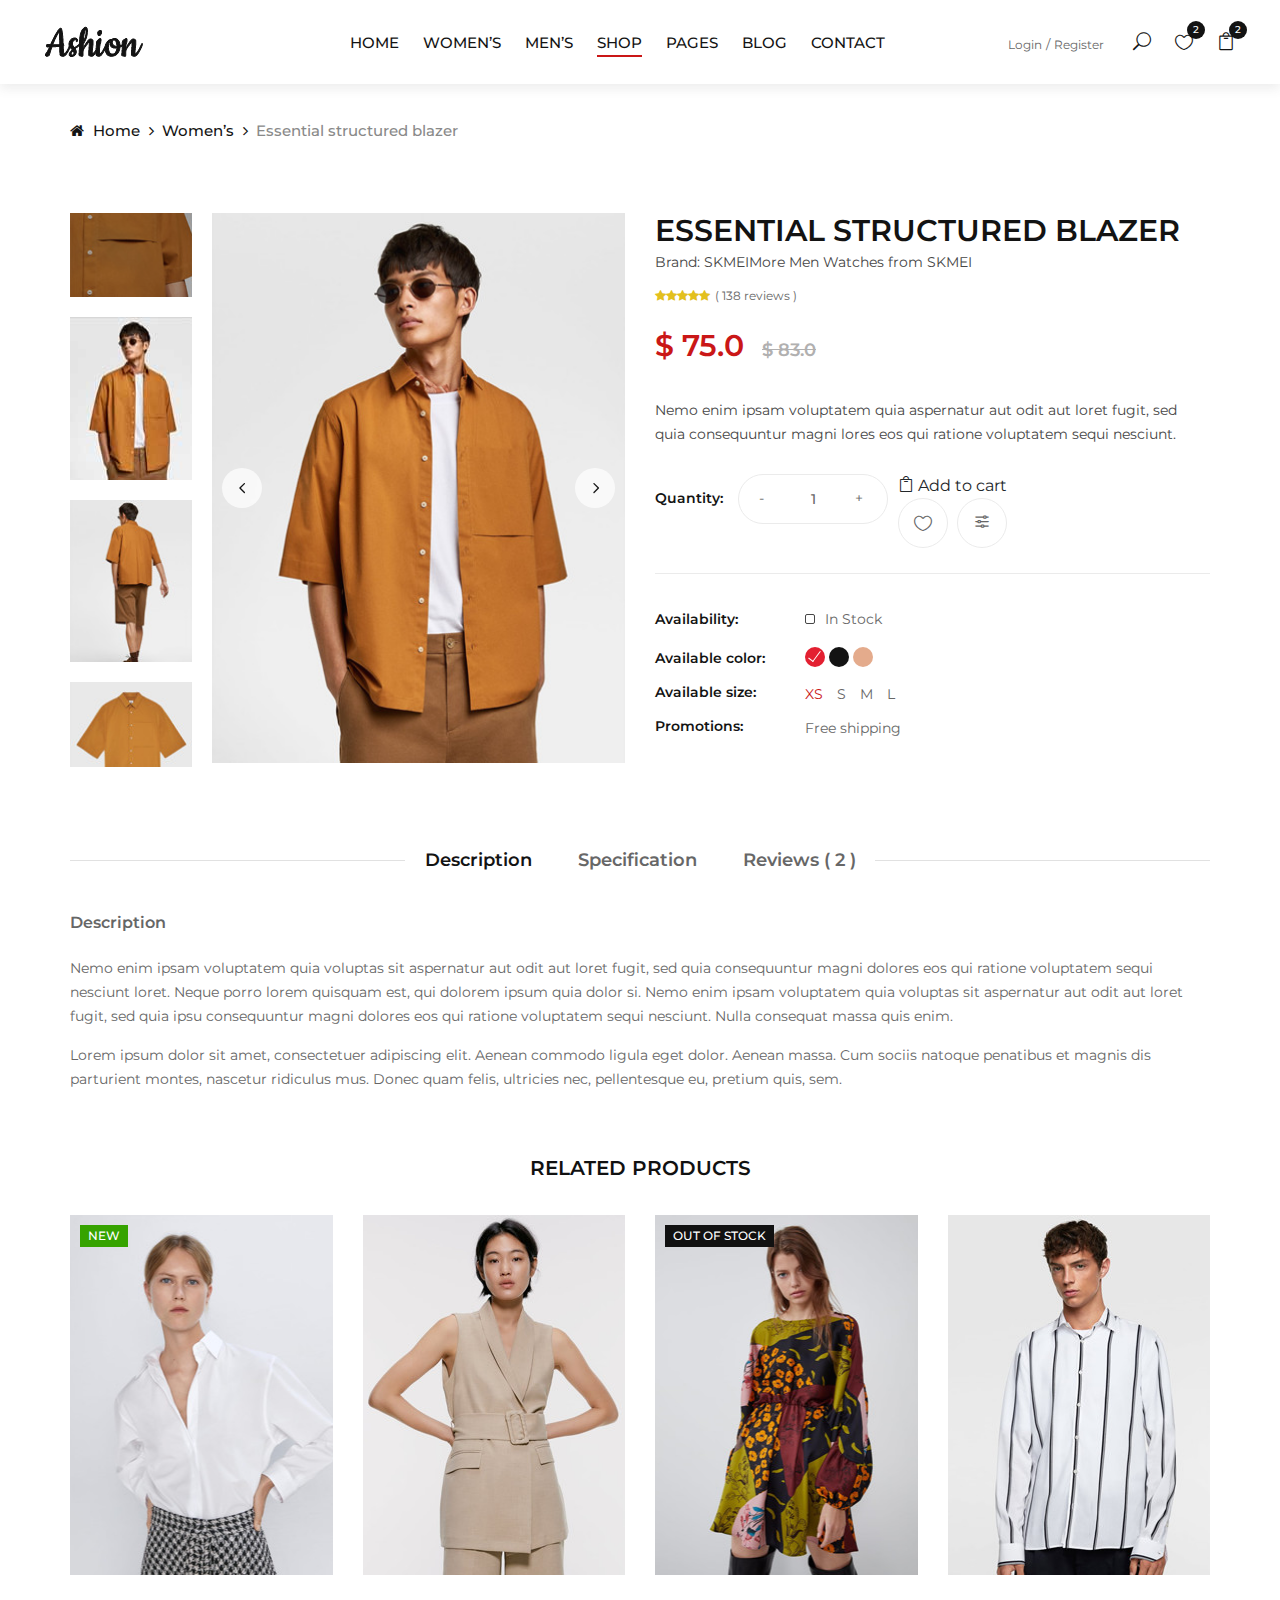
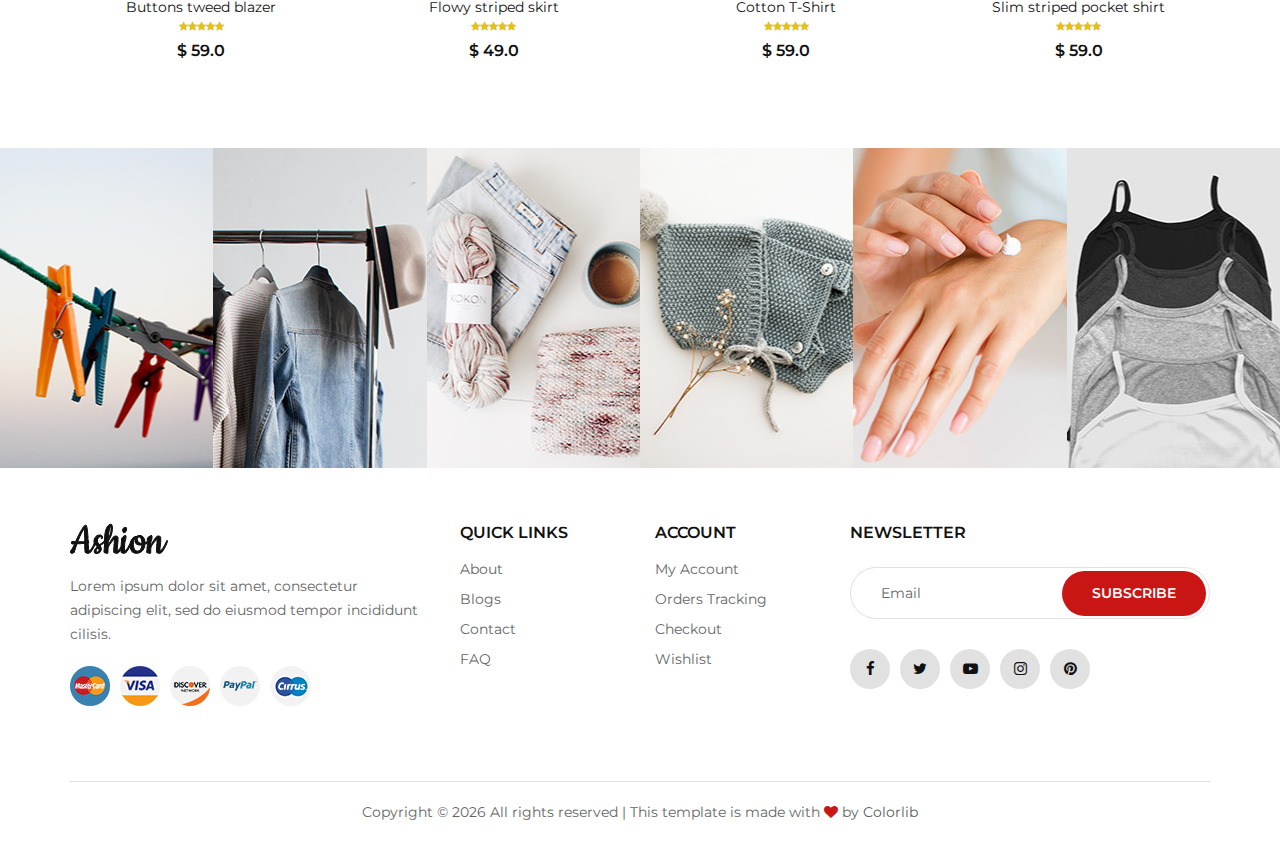
<file: e-commerce_project/front_end/product-details.html>
<!DOCTYPE html>
<html lang="zxx">

<head>
    <meta charset="UTF-8">
    <meta name="description" content="Ashion Template">
    <meta name="keywords" content="Ashion, unica, creative, html">
    <meta name="viewport" content="width=device-width, initial-scale=1.0">
    <meta http-equiv="X-UA-Compatible" content="ie=edge">
    <title>Ashion | Template</title>

    <!-- Google Font -->
    <link href="https://fonts.googleapis.com/css2?family=Cookie&display=swap" rel="stylesheet">
    <link href="https://fonts.googleapis.com/css2?family=Montserrat:wght@400;500;600;700;800;900&display=swap"
    rel="stylesheet">

    <!-- Css Styles -->
    <link rel="stylesheet" href="css/bootstrap.min.css" type="text/css">
    <link rel="stylesheet" href="css/font-awesome.min.css" type="text/css">
    <link rel="stylesheet" href="css/elegant-icons.css" type="text/css">
    <link rel="stylesheet" href="css/jquery-ui.min.css" type="text/css">
    <link rel="stylesheet" href="css/magnific-popup.css" type="text/css">
    <link rel="stylesheet" href="css/owl.carousel.min.css" type="text/css">
    <link rel="stylesheet" href="css/slicknav.min.css" type="text/css">
    <link rel="stylesheet" href="css/style.css" type="text/css">
</head>

<body>
    <!-- Page Preloder -->
    <div id="preloder">
        <div class="loader"></div>
    </div>

    <!-- Offcanvas Menu Begin -->
    <div class="offcanvas-menu-overlay"></div>
    <div class="offcanvas-menu-wrapper">
        <div class="offcanvas__close">+</div>
        <ul class="offcanvas__widget">
            <li><span class="icon_search search-switch"></span></li>
            <li><a href="#"><span class="icon_heart_alt"></span>
                <div class="tip">2</div>
            </a></li>
            <li><a href="#"><span class="icon_bag_alt"></span>
                <div class="tip">2</div>
            </a></li>
        </ul>
        <div class="offcanvas__logo">
            <a href="./index.html"><img src="img/logo.png" alt=""></a>
        </div>
        <div id="mobile-menu-wrap"></div>
        <div class="offcanvas__auth">
            <a href="#">Login</a>
            <a href="#">Register</a>
        </div>
    </div>
    <!-- Offcanvas Menu End -->

    <!-- Header Section Begin -->
    <header class="header">
        <div class="container-fluid">
            <div class="row">
                <div class="col-xl-3 col-lg-2">
                    <div class="header__logo">
                        <a href="./index.html"><img src="img/logo.png" alt=""></a>
                    </div>
                </div>
                <div class="col-xl-6 col-lg-7">
                    <nav class="header__menu">
                        <ul>
                            <li><a href="./index.html">Home</a></li>
                            <li><a href="#">Women’s</a></li>
                            <li><a href="#">Men’s</a></li>
                            <li class="active"><a href="./shop.html">Shop</a></li>
                            <li><a href="#">Pages</a>
                                <ul class="dropdown">
                                    <li><a href="./product-details.html">Product Details</a></li>
                                    <li><a href="./shop-cart.html">Shop Cart</a></li>
                                    <li><a href="./checkout.html">Checkout</a></li>
                                    <li><a href="./blog-details.html">Blog Details</a></li>
                                </ul>
                            </li>
                            <li><a href="./blog.html">Blog</a></li>
                            <li><a href="./contact.html">Contact</a></li>
                        </ul>
                    </nav>
                </div>
                <div class="col-lg-3">
                    <div class="header__right">
                        <div class="header__right__auth">
                            <a href="#">Login</a>
                            <a href="#">Register</a>
                        </div>
                        <ul class="header__right__widget">
                            <li><span class="icon_search search-switch"></span></li>
                            <li><a href="#"><span class="icon_heart_alt"></span>
                                <div class="tip">2</div>
                            </a></li>
                            <li><a href="#"><span class="icon_bag_alt"></span>
                                <div class="tip">2</div>
                            </a></li>
                        </ul>
                    </div>
                </div>
            </div>
            <div class="canvas__open">
                <i class="fa fa-bars"></i>
            </div>
        </div>
    </header>
    <!-- Header Section End -->

    <!-- Breadcrumb Begin -->
    <div class="breadcrumb-option">
        <div class="container">
            <div class="row">
                <div class="col-lg-12">
                    <div class="breadcrumb__links">
                        <a href="./index.html"><i class="fa fa-home"></i> Home</a>
                        <a href="#">Women’s </a>
                        <span>Essential structured blazer</span>
                    </div>
                </div>
            </div>
        </div>
    </div>
    <!-- Breadcrumb End -->

    <!-- Product Details Section Begin -->
    <section class="product-details spad">
        <div class="container">
            <div class="row">
                <div class="col-lg-6">
                    <div class="product__details__pic">
                        <div class="product__details__pic__left product__thumb nice-scroll">
                            <a class="pt active" href="#product-1">
                                <img src="img/product/details/thumb-1.jpg" alt="">
                            </a>
                            <a class="pt" href="#product-2">
                                <img src="img/product/details/thumb-2.jpg" alt="">
                            </a>
                            <a class="pt" href="#product-3">
                                <img src="img/product/details/thumb-3.jpg" alt="">
                            </a>
                            <a class="pt" href="#product-4">
                                <img src="img/product/details/thumb-4.jpg" alt="">
                            </a>
                        </div>
                        <div class="product__details__slider__content">
                            <div class="product__details__pic__slider owl-carousel">
                                <img data-hash="product-1" class="product__big__img" src="img/product/details/product-1.jpg" alt="">
                                <img data-hash="product-2" class="product__big__img" src="img/product/details/product-3.jpg" alt="">
                                <img data-hash="product-3" class="product__big__img" src="img/product/details/product-2.jpg" alt="">
                                <img data-hash="product-4" class="product__big__img" src="img/product/details/product-4.jpg" alt="">
                            </div>
                        </div>
                    </div>
                </div>
                <div class="col-lg-6">
                    <div class="product__details__text">
                        <h3>Essential structured blazer <span>Brand: SKMEIMore Men Watches from SKMEI</span></h3>
                        <div class="rating">
                            <i class="fa fa-star"></i>
                            <i class="fa fa-star"></i>
                            <i class="fa fa-star"></i>
                            <i class="fa fa-star"></i>
                            <i class="fa fa-star"></i>
                            <span>( 138 reviews )</span>
                        </div>
                        <div class="product__details__price">$ 75.0 <span>$ 83.0</span></div>
                        <p>Nemo enim ipsam voluptatem quia aspernatur aut odit aut loret fugit, sed quia consequuntur
                        magni lores eos qui ratione voluptatem sequi nesciunt.</p>
                        <div class="product__details__button">
                            <div class="quantity">
                                <span>Quantity:</span>
                                <div class="pro-qty">
                                    <input type="text" name="quantity_value" value=1>
                                </div>
                            </div>
                            <form action="/additem-to-cart">
                                <input type="hidden" name="product_id" value={{}}
                                <a href="#" class="cart-btn"><span class="icon_bag_alt"></span> Add to cart</a>
                            </form>
                            
                            <ul>
                                <li><a href="#"><span class="icon_heart_alt"></span></a></li>
                                <li><a href="#"><span class="icon_adjust-horiz"></span></a></li>
                            </ul>
                        </div>
                        <div class="product__details__widget">
                            <ul>
                                <li>
                                    <span>Availability:</span>
                                    <div class="stock__checkbox">
                                        <label for="stockin">
                                            In Stock
                                            <input type="checkbox" id="stockin">
                                            <span class="checkmark"></span>
                                        </label>
                                    </div>
                                </li>
                                <li>
                                    <span>Available color:</span>
                                    <div class="color__checkbox">
                                        <label for="red">
                                            <input type="radio" name="color__radio" id="red" checked>
                                            <span class="checkmark"></span>
                                        </label>
                                        <label for="black">
                                            <input type="radio" name="color__radio" id="black">
                                            <span class="checkmark black-bg"></span>
                                        </label>
                                        <label for="grey">
                                            <input type="radio" name="color__radio" id="grey">
                                            <span class="checkmark grey-bg"></span>
                                        </label>
                                    </div>
                                </li>
                                <li>
                                    <span>Available size:</span>
                                    <div class="size__btn">
                                        <label for="xs-btn" class="active">
                                            <input type="radio" id="xs-btn">
                                            xs
                                        </label>
                                        <label for="s-btn">
                                            <input type="radio" id="s-btn">
                                            s
                                        </label>
                                        <label for="m-btn">
                                            <input type="radio" id="m-btn">
                                            m
                                        </label>
                                        <label for="l-btn">
                                            <input type="radio" id="l-btn">
                                            l
                                        </label>
                                    </div>
                                </li>
                                <li>
                                    <span>Promotions:</span>
                                    <p>Free shipping</p>
                                </li>
                            </ul>
                        </div>
                    </div>
                </div>
                <div class="col-lg-12">
                    <div class="product__details__tab">
                        <ul class="nav nav-tabs" role="tablist">
                            <li class="nav-item">
                                <a class="nav-link active" data-toggle="tab" href="#tabs-1" role="tab">Description</a>
                            </li>
                            <li class="nav-item">
                                <a class="nav-link" data-toggle="tab" href="#tabs-2" role="tab">Specification</a>
                            </li>
                            <li class="nav-item">
                                <a class="nav-link" data-toggle="tab" href="#tabs-3" role="tab">Reviews ( 2 )</a>
                            </li>
                        </ul>
                        <div class="tab-content">
                            <div class="tab-pane active" id="tabs-1" role="tabpanel">
                                <h6>Description</h6>
                                <p>Nemo enim ipsam voluptatem quia voluptas sit aspernatur aut odit aut loret fugit, sed
                                    quia consequuntur magni dolores eos qui ratione voluptatem sequi nesciunt loret.
                                    Neque porro lorem quisquam est, qui dolorem ipsum quia dolor si. Nemo enim ipsam
                                    voluptatem quia voluptas sit aspernatur aut odit aut loret fugit, sed quia ipsu
                                    consequuntur magni dolores eos qui ratione voluptatem sequi nesciunt. Nulla
                                consequat massa quis enim.</p>
                                <p>Lorem ipsum dolor sit amet, consectetuer adipiscing elit. Aenean commodo ligula eget
                                    dolor. Aenean massa. Cum sociis natoque penatibus et magnis dis parturient montes,
                                    nascetur ridiculus mus. Donec quam felis, ultricies nec, pellentesque eu, pretium
                                quis, sem.</p>
                            </div>
                            <div class="tab-pane" id="tabs-2" role="tabpanel">
                                <h6>Specification</h6>
                                <p>Nemo enim ipsam voluptatem quia voluptas sit aspernatur aut odit aut loret fugit, sed
                                    quia consequuntur magni dolores eos qui ratione voluptatem sequi nesciunt loret.
                                    Neque porro lorem quisquam est, qui dolorem ipsum quia dolor si. Nemo enim ipsam
                                    voluptatem quia voluptas sit aspernatur aut odit aut loret fugit, sed quia ipsu
                                    consequuntur magni dolores eos qui ratione voluptatem sequi nesciunt. Nulla
                                consequat massa quis enim.</p>
                                <p>Lorem ipsum dolor sit amet, consectetuer adipiscing elit. Aenean commodo ligula eget
                                    dolor. Aenean massa. Cum sociis natoque penatibus et magnis dis parturient montes,
                                    nascetur ridiculus mus. Donec quam felis, ultricies nec, pellentesque eu, pretium
                                quis, sem.</p>
                            </div>
                            <div class="tab-pane" id="tabs-3" role="tabpanel">
                                <h6>Reviews ( 2 )</h6>
                                <p>Nemo enim ipsam voluptatem quia voluptas sit aspernatur aut odit aut loret fugit, sed
                                    quia consequuntur magni dolores eos qui ratione voluptatem sequi nesciunt loret.
                                    Neque porro lorem quisquam est, qui dolorem ipsum quia dolor si. Nemo enim ipsam
                                    voluptatem quia voluptas sit aspernatur aut odit aut loret fugit, sed quia ipsu
                                    consequuntur magni dolores eos qui ratione voluptatem sequi nesciunt. Nulla
                                consequat massa quis enim.</p>
                                <p>Lorem ipsum dolor sit amet, consectetuer adipiscing elit. Aenean commodo ligula eget
                                    dolor. Aenean massa. Cum sociis natoque penatibus et magnis dis parturient montes,
                                    nascetur ridiculus mus. Donec quam felis, ultricies nec, pellentesque eu, pretium
                                quis, sem.</p>
                            </div>
                        </div>
                    </div>
                </div>
            </div>
            <div class="row">
                <div class="col-lg-12 text-center">
                    <div class="related__title">
                        <h5>RELATED PRODUCTS</h5>
                    </div>
                </div>
                <div class="col-lg-3 col-md-4 col-sm-6">
                    <div class="product__item">
                        <div class="product__item__pic set-bg" data-setbg="img/product/related/rp-1.jpg">
                            <div class="label new">New</div>
                            <ul class="product__hover">
                                <li><a href="img/product/related/rp-1.jpg" class="image-popup"><span class="arrow_expand"></span></a></li>
                                <li><a href="#"><span class="icon_heart_alt"></span></a></li>
                                <li><a href="#"><span class="icon_bag_alt"></span></a></li>
                            </ul>
                        </div>
                        <div class="product__item__text">
                            <h6><a href="#">Buttons tweed blazer</a></h6>
                            <div class="rating">
                                <i class="fa fa-star"></i>
                                <i class="fa fa-star"></i>
                                <i class="fa fa-star"></i>
                                <i class="fa fa-star"></i>
                                <i class="fa fa-star"></i>
                            </div>
                            <div class="product__price">$ 59.0</div>
                        </div>
                    </div>
                </div>
                <div class="col-lg-3 col-md-4 col-sm-6">
                    <div class="product__item">
                        <div class="product__item__pic set-bg" data-setbg="img/product/related/rp-2.jpg">
                            <ul class="product__hover">
                                <li><a href="img/product/related/rp-2.jpg" class="image-popup"><span class="arrow_expand"></span></a></li>
                                <li><a href="#"><span class="icon_heart_alt"></span></a></li>
                                <li><a href="#"><span class="icon_bag_alt"></span></a></li>
                            </ul>
                        </div>
                        <div class="product__item__text">
                            <h6><a href="#">Flowy striped skirt</a></h6>
                            <div class="rating">
                                <i class="fa fa-star"></i>
                                <i class="fa fa-star"></i>
                                <i class="fa fa-star"></i>
                                <i class="fa fa-star"></i>
                                <i class="fa fa-star"></i>
                            </div>
                            <div class="product__price">$ 49.0</div>
                        </div>
                    </div>
                </div>
                <div class="col-lg-3 col-md-4 col-sm-6">
                    <div class="product__item">
                        <div class="product__item__pic set-bg" data-setbg="img/product/related/rp-3.jpg">
                            <div class="label stockout">out of stock</div>
                            <ul class="product__hover">
                                <li><a href="img/product/related/rp-3.jpg" class="image-popup"><span class="arrow_expand"></span></a></li>
                                <li><a href="#"><span class="icon_heart_alt"></span></a></li>
                                <li><a href="#"><span class="icon_bag_alt"></span></a></li>
                            </ul>
                        </div>
                        <div class="product__item__text">
                            <h6><a href="#">Cotton T-Shirt</a></h6>
                            <div class="rating">
                                <i class="fa fa-star"></i>
                                <i class="fa fa-star"></i>
                                <i class="fa fa-star"></i>
                                <i class="fa fa-star"></i>
                                <i class="fa fa-star"></i>
                            </div>
                            <div class="product__price">$ 59.0</div>
                        </div>
                    </div>
                </div>
                <div class="col-lg-3 col-md-4 col-sm-6">
                    <div class="product__item">
                        <div class="product__item__pic set-bg" data-setbg="img/product/related/rp-4.jpg">
                            <ul class="product__hover">
                                <li><a href="img/product/related/rp-4.jpg" class="image-popup"><span class="arrow_expand"></span></a></li>
                                <li><a href="#"><span class="icon_heart_alt"></span></a></li>
                                <li><a href="#"><span class="icon_bag_alt"></span></a></li>
                            </ul>
                        </div>
                        <div class="product__item__text">
                            <h6><a href="#">Slim striped pocket shirt</a></h6>
                            <div class="rating">
                                <i class="fa fa-star"></i>
                                <i class="fa fa-star"></i>
                                <i class="fa fa-star"></i>
                                <i class="fa fa-star"></i>
                                <i class="fa fa-star"></i>
                            </div>
                            <div class="product__price">$ 59.0</div>
                        </div>
                    </div>
                </div>
            </div>
        </div>
    </section>
    <!-- Product Details Section End -->

    <!-- Instagram Begin -->
    <div class="instagram">
        <div class="container-fluid">
            <div class="row">
                <div class="col-lg-2 col-md-4 col-sm-4 p-0">
                    <div class="instagram__item set-bg" data-setbg="img/instagram/insta-1.jpg">
                        <div class="instagram__text">
                            <i class="fa fa-instagram"></i>
                            <a href="#">@ ashion_shop</a>
                        </div>
                    </div>
                </div>
                <div class="col-lg-2 col-md-4 col-sm-4 p-0">
                    <div class="instagram__item set-bg" data-setbg="img/instagram/insta-2.jpg">
                        <div class="instagram__text">
                            <i class="fa fa-instagram"></i>
                            <a href="#">@ ashion_shop</a>
                        </div>
                    </div>
                </div>
                <div class="col-lg-2 col-md-4 col-sm-4 p-0">
                    <div class="instagram__item set-bg" data-setbg="img/instagram/insta-3.jpg">
                        <div class="instagram__text">
                            <i class="fa fa-instagram"></i>
                            <a href="#">@ ashion_shop</a>
                        </div>
                    </div>
                </div>
                <div class="col-lg-2 col-md-4 col-sm-4 p-0">
                    <div class="instagram__item set-bg" data-setbg="img/instagram/insta-4.jpg">
                        <div class="instagram__text">
                            <i class="fa fa-instagram"></i>
                            <a href="#">@ ashion_shop</a>
                        </div>
                    </div>
                </div>
                <div class="col-lg-2 col-md-4 col-sm-4 p-0">
                    <div class="instagram__item set-bg" data-setbg="img/instagram/insta-5.jpg">
                        <div class="instagram__text">
                            <i class="fa fa-instagram"></i>
                            <a href="#">@ ashion_shop</a>
                        </div>
                    </div>
                </div>
                <div class="col-lg-2 col-md-4 col-sm-4 p-0">
                    <div class="instagram__item set-bg" data-setbg="img/instagram/insta-6.jpg">
                        <div class="instagram__text">
                            <i class="fa fa-instagram"></i>
                            <a href="#">@ ashion_shop</a>
                        </div>
                    </div>
                </div>
            </div>
        </div>
    </div>
    <!-- Instagram End -->

    <!-- Footer Section Begin -->
    <footer class="footer">
        <div class="container">
            <div class="row">
                <div class="col-lg-4 col-md-6 col-sm-7">
                    <div class="footer__about">
                        <div class="footer__logo">
                            <a href="./index.html"><img src="img/logo.png" alt=""></a>
                        </div>
                        <p>Lorem ipsum dolor sit amet, consectetur adipiscing elit, sed do eiusmod tempor incididunt
                        cilisis.</p>
                        <div class="footer__payment">
                            <a href="#"><img src="img/payment/payment-1.png" alt=""></a>
                            <a href="#"><img src="img/payment/payment-2.png" alt=""></a>
                            <a href="#"><img src="img/payment/payment-3.png" alt=""></a>
                            <a href="#"><img src="img/payment/payment-4.png" alt=""></a>
                            <a href="#"><img src="img/payment/payment-5.png" alt=""></a>
                        </div>
                    </div>
                </div>
                <div class="col-lg-2 col-md-3 col-sm-5">
                    <div class="footer__widget">
                        <h6>Quick links</h6>
                        <ul>
                            <li><a href="#">About</a></li>
                            <li><a href="#">Blogs</a></li>
                            <li><a href="#">Contact</a></li>
                            <li><a href="#">FAQ</a></li>
                        </ul>
                    </div>
                </div>
                <div class="col-lg-2 col-md-3 col-sm-4">
                    <div class="footer__widget">
                        <h6>Account</h6>
                        <ul>
                            <li><a href="#">My Account</a></li>
                            <li><a href="#">Orders Tracking</a></li>
                            <li><a href="#">Checkout</a></li>
                            <li><a href="#">Wishlist</a></li>
                        </ul>
                    </div>
                </div>
                <div class="col-lg-4 col-md-8 col-sm-8">
                    <div class="footer__newslatter">
                        <h6>NEWSLETTER</h6>
                        <form action="#">
                            <input type="text" placeholder="Email">
                            <button type="submit" class="site-btn">Subscribe</button>
                        </form>
                        <div class="footer__social">
                            <a href="#"><i class="fa fa-facebook"></i></a>
                            <a href="#"><i class="fa fa-twitter"></i></a>
                            <a href="#"><i class="fa fa-youtube-play"></i></a>
                            <a href="#"><i class="fa fa-instagram"></i></a>
                            <a href="#"><i class="fa fa-pinterest"></i></a>
                        </div>
                    </div>
                </div>
            </div>
            <div class="row">
                <div class="col-lg-12">
                    <!-- Link back to Colorlib can't be removed. Template is licensed under CC BY 3.0. -->
                    <div class="footer__copyright__text">
                        <p>Copyright &copy; <script>document.write(new Date().getFullYear());</script> All rights reserved | This template is made with <i class="fa fa-heart" aria-hidden="true"></i> by <a href="https://colorlib.com" target="_blank">Colorlib</a></p>
                    </div>
                    <!-- Link back to Colorlib can't be removed. Template is licensed under CC BY 3.0. -->
                </div>
            </div>
        </div>
    </footer>
    <!-- Footer Section End -->

    <!-- Search Begin -->
    <div class="search-model">
        <div class="h-100 d-flex align-items-center justify-content-center">
            <div class="search-close-switch">+</div>
            <form class="search-model-form">
                <input type="text" id="search-input" placeholder="Search here.....">
            </form>
        </div>
    </div>
    <!-- Search End -->

    <!-- Js Plugins -->
    <script src="js/jquery-3.3.1.min.js"></script>
    <script src="js/bootstrap.min.js"></script>
    <script src="js/jquery.magnific-popup.min.js"></script>
    <script src="js/jquery-ui.min.js"></script>
    <script src="js/mixitup.min.js"></script>
    <script src="js/jquery.countdown.min.js"></script>
    <script src="js/jquery.slicknav.js"></script>
    <script src="js/owl.carousel.min.js"></script>
    <script src="js/jquery.nicescroll.min.js"></script>
    <script src="js/main.js"></script>
</body>

</html>
</file>
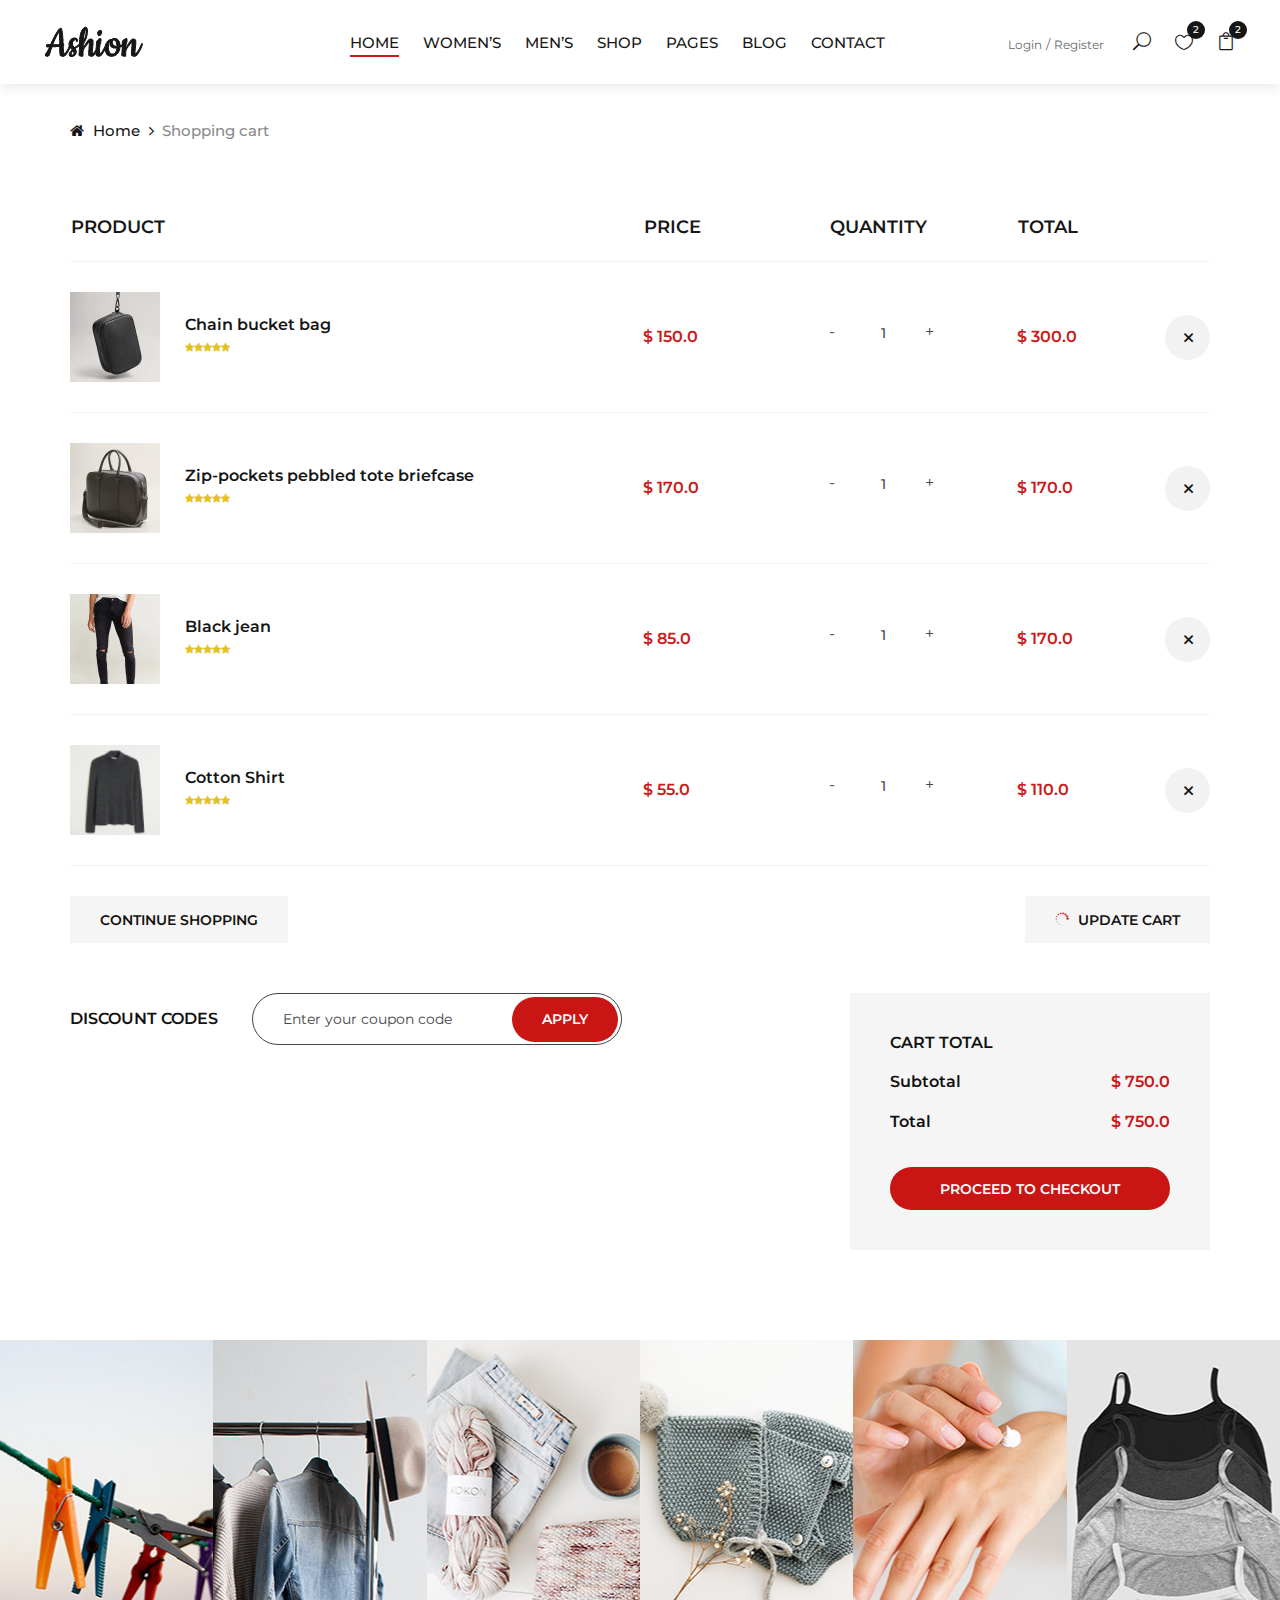
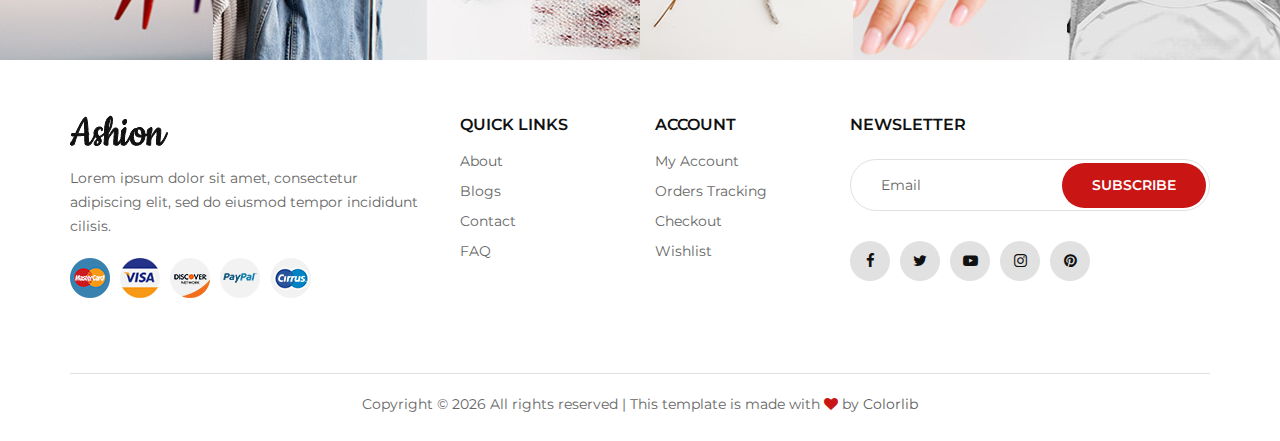
<file: e-commerce_project/front_end/shop-cart.html>
<!DOCTYPE html>
<html lang="zxx">

<head>
    <meta charset="UTF-8">
    <meta name="description" content="Ashion Template">
    <meta name="keywords" content="Ashion, unica, creative, html">
    <meta name="viewport" content="width=device-width, initial-scale=1.0">
    <meta http-equiv="X-UA-Compatible" content="ie=edge">
    <title>Ashion | Template</title>

    <!-- Google Font -->
    <link href="https://fonts.googleapis.com/css2?family=Cookie&display=swap" rel="stylesheet">
    <link href="https://fonts.googleapis.com/css2?family=Montserrat:wght@400;500;600;700;800;900&display=swap"
    rel="stylesheet">

    <!-- Css Styles -->
    <link rel="stylesheet" href="css/bootstrap.min.css" type="text/css">
    <link rel="stylesheet" href="css/font-awesome.min.css" type="text/css">
    <link rel="stylesheet" href="css/elegant-icons.css" type="text/css">
    <link rel="stylesheet" href="css/jquery-ui.min.css" type="text/css">
    <link rel="stylesheet" href="css/magnific-popup.css" type="text/css">
    <link rel="stylesheet" href="css/owl.carousel.min.css" type="text/css">
    <link rel="stylesheet" href="css/slicknav.min.css" type="text/css">
    <link rel="stylesheet" href="css/style.css" type="text/css">
</head>

<body>
    <!-- Page Preloder -->
    <div id="preloder">
        <div class="loader"></div>
    </div>

    <!-- Offcanvas Menu Begin -->
    <div class="offcanvas-menu-overlay"></div>
    <div class="offcanvas-menu-wrapper">
        <div class="offcanvas__close">+</div>
        <ul class="offcanvas__widget">
            <li><span class="icon_search search-switch"></span></li>
            <li><a href="#"><span class="icon_heart_alt"></span>
                <div class="tip">2</div>
            </a></li>
            <li><a href="#"><span class="icon_bag_alt"></span>
                <div class="tip">2</div>
            </a></li>
        </ul>
        <div class="offcanvas__logo">
            <a href="./index.html"><img src="img/logo.png" alt=""></a>
        </div>
        <div id="mobile-menu-wrap"></div>
        <div class="offcanvas__auth">
            <a href="#">Login</a>
            <a href="#">Register</a>
        </div>
    </div>
    <!-- Offcanvas Menu End -->

    <!-- Header Section Begin -->
    <header class="header">
        <div class="container-fluid">
            <div class="row">
                <div class="col-xl-3 col-lg-2">
                    <div class="header__logo">
                        <a href="./index.html"><img src="img/logo.png" alt=""></a>
                    </div>
                </div>
                <div class="col-xl-6 col-lg-7">
                    <nav class="header__menu">
                        <ul>
                            <li class="active"><a href="./index.html">Home</a></li>
                            <li><a href="#">Women’s</a></li>
                            <li><a href="#">Men’s</a></li>
                            <li><a href="./shop.html">Shop</a></li>
                            <li><a href="#">Pages</a>
                                <ul class="dropdown">
                                    <li><a href="./product-details.html">Product Details</a></li>
                                    <li><a href="./shop-cart.html">Shop Cart</a></li>
                                    <li><a href="./checkout.html">Checkout</a></li>
                                    <li><a href="./blog-details.html">Blog Details</a></li>
                                </ul>
                            </li>
                            <li><a href="./blog.html">Blog</a></li>
                            <li><a href="./contact.html">Contact</a></li>
                        </ul>
                    </nav>
                </div>
                <div class="col-lg-3">
                    <div class="header__right">
                        <div class="header__right__auth">
                            <a href="#">Login</a>
                            <a href="#">Register</a>
                        </div>
                        <ul class="header__right__widget">
                            <li><span class="icon_search search-switch"></span></li>
                            <li><a href="#"><span class="icon_heart_alt"></span>
                                <div class="tip">2</div>
                            </a></li>
                            <li><a href="#"><span class="icon_bag_alt"></span>
                                <div class="tip">2</div>
                            </a></li>
                        </ul>
                    </div>
                </div>
            </div>
            <div class="canvas__open">
                <i class="fa fa-bars"></i>
            </div>
        </div>
    </header>
    <!-- Header Section End -->

    <!-- Breadcrumb Begin -->
    <div class="breadcrumb-option">
        <div class="container">
            <div class="row">
                <div class="col-lg-12">
                    <div class="breadcrumb__links">
                        <a href="./index.html"><i class="fa fa-home"></i> Home</a>
                        <span>Shopping cart</span>
                    </div>
                </div>
            </div>
        </div>
    </div>
    <!-- Breadcrumb End -->

    <!-- Shop Cart Section Begin -->
    <section class="shop-cart spad">
        <div class="container">
            <div class="row">
                <div class="col-lg-12">
                    <div class="shop__cart__table">
                        <table>
                            <thead>
                                <tr>
                                    <th>Product</th>
                                    <th>Price</th>
                                    <th>Quantity</th>
                                    <th>Total</th>
                                    <th></th>
                                </tr>
                            </thead>
                            <tbody>
                                <tr>
                                    <td class="cart__product__item">
                                        <img src="img/shop-cart/cp-1.jpg" alt="">
                                        <div class="cart__product__item__title">
                                            <h6>Chain bucket bag</h6>
                                            <div class="rating">
                                                <i class="fa fa-star"></i>
                                                <i class="fa fa-star"></i>
                                                <i class="fa fa-star"></i>
                                                <i class="fa fa-star"></i>
                                                <i class="fa fa-star"></i>
                                            </div>
                                        </div>
                                    </td>
                                    <td class="cart__price">$ 150.0</td>
                                    <td class="cart__quantity">
                                        <div class="pro-qty">
                                            <input type="text" value="1">
                                        </div>
                                    </td>
                                    <td class="cart__total">$ 300.0</td>
                                    <td class="cart__close"><span class="icon_close"></span></td>
                                </tr>
                                <tr>
                                    <td class="cart__product__item">
                                        <img src="img/shop-cart/cp-2.jpg" alt="">
                                        <div class="cart__product__item__title">
                                            <h6>Zip-pockets pebbled tote briefcase</h6>
                                            <div class="rating">
                                                <i class="fa fa-star"></i>
                                                <i class="fa fa-star"></i>
                                                <i class="fa fa-star"></i>
                                                <i class="fa fa-star"></i>
                                                <i class="fa fa-star"></i>
                                            </div>
                                        </div>
                                    </td>
                                    <td class="cart__price">$ 170.0</td>
                                    <td class="cart__quantity">
                                        <div class="pro-qty">
                                            <input type="text" value="1">
                                        </div>
                                    </td>
                                    <td class="cart__total">$ 170.0</td>
                                    <td class="cart__close"><span class="icon_close"></span></td>
                                </tr>
                                <tr>
                                    <td class="cart__product__item">
                                        <img src="img/shop-cart/cp-3.jpg" alt="">
                                        <div class="cart__product__item__title">
                                            <h6>Black jean</h6>
                                            <div class="rating">
                                                <i class="fa fa-star"></i>
                                                <i class="fa fa-star"></i>
                                                <i class="fa fa-star"></i>
                                                <i class="fa fa-star"></i>
                                                <i class="fa fa-star"></i>
                                            </div>
                                        </div>
                                    </td>
                                    <td class="cart__price">$ 85.0</td>
                                    <td class="cart__quantity">
                                        <div class="pro-qty">
                                            <input type="text" value="1">
                                        </div>
                                    </td>
                                    <td class="cart__total">$ 170.0</td>
                                    <td class="cart__close"><span class="icon_close"></span></td>
                                </tr>
                                <tr>
                                    <td class="cart__product__item">
                                        <img src="img/shop-cart/cp-4.jpg" alt="">
                                        <div class="cart__product__item__title">
                                            <h6>Cotton Shirt</h6>
                                            <div class="rating">
                                                <i class="fa fa-star"></i>
                                                <i class="fa fa-star"></i>
                                                <i class="fa fa-star"></i>
                                                <i class="fa fa-star"></i>
                                                <i class="fa fa-star"></i>
                                            </div>
                                        </div>
                                    </td>
                                    <td class="cart__price">$ 55.0</td>
                                    <td class="cart__quantity">
                                        <div class="pro-qty">
                                            <input type="text" value="1">
                                        </div>
                                    </td>
                                    <td class="cart__total">$ 110.0</td>
                                    <td class="cart__close"><span class="icon_close"></span></td>
                                </tr>
                            </tbody>
                        </table>
                    </div>
                </div>
            </div>
            <div class="row">
                <div class="col-lg-6 col-md-6 col-sm-6">
                    <div class="cart__btn">
                        <a href="#">Continue Shopping</a>
                    </div>
                </div>
                <div class="col-lg-6 col-md-6 col-sm-6">
                    <div class="cart__btn update__btn">
                        <a href="#"><span class="icon_loading"></span> Update cart</a>
                    </div>
                </div>
            </div>
            <div class="row">
                <div class="col-lg-6">
                    <div class="discount__content">
                        <h6>Discount codes</h6>
                        <form action="#">
                            <input type="text" placeholder="Enter your coupon code">
                            <button type="submit" class="site-btn">Apply</button>
                        </form>
                    </div>
                </div>
                <div class="col-lg-4 offset-lg-2">
                    <div class="cart__total__procced">
                        <h6>Cart total</h6>
                        <ul>
                            <li>Subtotal <span>$ 750.0</span></li>
                            <li>Total <span>$ 750.0</span></li>
                        </ul>
                        <a href="#" class="primary-btn">Proceed to checkout</a>
                    </div>
                </div>
            </div>
        </div>
    </section>
    <!-- Shop Cart Section End -->

    <!-- Instagram Begin -->
    <div class="instagram">
        <div class="container-fluid">
            <div class="row">
                <div class="col-lg-2 col-md-4 col-sm-4 p-0">
                    <div class="instagram__item set-bg" data-setbg="img/instagram/insta-1.jpg">
                        <div class="instagram__text">
                            <i class="fa fa-instagram"></i>
                            <a href="#">@ ashion_shop</a>
                        </div>
                    </div>
                </div>
                <div class="col-lg-2 col-md-4 col-sm-4 p-0">
                    <div class="instagram__item set-bg" data-setbg="img/instagram/insta-2.jpg">
                        <div class="instagram__text">
                            <i class="fa fa-instagram"></i>
                            <a href="#">@ ashion_shop</a>
                        </div>
                    </div>
                </div>
                <div class="col-lg-2 col-md-4 col-sm-4 p-0">
                    <div class="instagram__item set-bg" data-setbg="img/instagram/insta-3.jpg">
                        <div class="instagram__text">
                            <i class="fa fa-instagram"></i>
                            <a href="#">@ ashion_shop</a>
                        </div>
                    </div>
                </div>
                <div class="col-lg-2 col-md-4 col-sm-4 p-0">
                    <div class="instagram__item set-bg" data-setbg="img/instagram/insta-4.jpg">
                        <div class="instagram__text">
                            <i class="fa fa-instagram"></i>
                            <a href="#">@ ashion_shop</a>
                        </div>
                    </div>
                </div>
                <div class="col-lg-2 col-md-4 col-sm-4 p-0">
                    <div class="instagram__item set-bg" data-setbg="img/instagram/insta-5.jpg">
                        <div class="instagram__text">
                            <i class="fa fa-instagram"></i>
                            <a href="#">@ ashion_shop</a>
                        </div>
                    </div>
                </div>
                <div class="col-lg-2 col-md-4 col-sm-4 p-0">
                    <div class="instagram__item set-bg" data-setbg="img/instagram/insta-6.jpg">
                        <div class="instagram__text">
                            <i class="fa fa-instagram"></i>
                            <a href="#">@ ashion_shop</a>
                        </div>
                    </div>
                </div>
            </div>
        </div>
    </div>
    <!-- Instagram End -->

    <!-- Footer Section Begin -->
    <footer class="footer">
        <div class="container">
            <div class="row">
                <div class="col-lg-4 col-md-6 col-sm-7">
                    <div class="footer__about">
                        <div class="footer__logo">
                            <a href="./index.html"><img src="img/logo.png" alt=""></a>
                        </div>
                        <p>Lorem ipsum dolor sit amet, consectetur adipiscing elit, sed do eiusmod tempor incididunt
                        cilisis.</p>
                        <div class="footer__payment">
                            <a href="#"><img src="img/payment/payment-1.png" alt=""></a>
                            <a href="#"><img src="img/payment/payment-2.png" alt=""></a>
                            <a href="#"><img src="img/payment/payment-3.png" alt=""></a>
                            <a href="#"><img src="img/payment/payment-4.png" alt=""></a>
                            <a href="#"><img src="img/payment/payment-5.png" alt=""></a>
                        </div>
                    </div>
                </div>
                <div class="col-lg-2 col-md-3 col-sm-5">
                    <div class="footer__widget">
                        <h6>Quick links</h6>
                        <ul>
                            <li><a href="#">About</a></li>
                            <li><a href="#">Blogs</a></li>
                            <li><a href="#">Contact</a></li>
                            <li><a href="#">FAQ</a></li>
                        </ul>
                    </div>
                </div>
                <div class="col-lg-2 col-md-3 col-sm-4">
                    <div class="footer__widget">
                        <h6>Account</h6>
                        <ul>
                            <li><a href="#">My Account</a></li>
                            <li><a href="#">Orders Tracking</a></li>
                            <li><a href="#">Checkout</a></li>
                            <li><a href="#">Wishlist</a></li>
                        </ul>
                    </div>
                </div>
                <div class="col-lg-4 col-md-8 col-sm-8">
                    <div class="footer__newslatter">
                        <h6>NEWSLETTER</h6>
                        <form action="#">
                            <input type="text" placeholder="Email">
                            <button type="submit" class="site-btn">Subscribe</button>
                        </form>
                        <div class="footer__social">
                            <a href="#"><i class="fa fa-facebook"></i></a>
                            <a href="#"><i class="fa fa-twitter"></i></a>
                            <a href="#"><i class="fa fa-youtube-play"></i></a>
                            <a href="#"><i class="fa fa-instagram"></i></a>
                            <a href="#"><i class="fa fa-pinterest"></i></a>
                        </div>
                    </div>
                </div>
            </div>
            <div class="row">
                <div class="col-lg-12">
                    <!-- Link back to Colorlib can't be removed. Template is licensed under CC BY 3.0. -->
                    <div class="footer__copyright__text">
                        <p>Copyright &copy; <script>document.write(new Date().getFullYear());</script> All rights reserved | This template is made with <i class="fa fa-heart" aria-hidden="true"></i> by <a href="https://colorlib.com" target="_blank">Colorlib</a></p>
                    </div>
                    <!-- Link back to Colorlib can't be removed. Template is licensed under CC BY 3.0. -->
                </div>
            </div>
        </div>
    </footer>
    <!-- Footer Section End -->

    <!-- Search Begin -->
    <div class="search-model">
        <div class="h-100 d-flex align-items-center justify-content-center">
            <div class="search-close-switch">+</div>
            <form class="search-model-form">
                <input type="text" id="search-input" placeholder="Search here.....">
            </form>
        </div>
    </div>
    <!-- Search End -->

    <!-- Js Plugins -->
    <script src="js/jquery-3.3.1.min.js"></script>
    <script src="js/bootstrap.min.js"></script>
    <script src="js/jquery.magnific-popup.min.js"></script>
    <script src="js/jquery-ui.min.js"></script>
    <script src="js/mixitup.min.js"></script>
    <script src="js/jquery.countdown.min.js"></script>
    <script src="js/jquery.slicknav.js"></script>
    <script src="js/owl.carousel.min.js"></script>
    <script src="js/jquery.nicescroll.min.js"></script>
    <script src="js/main.js"></script>
</body>

</html>
</file>
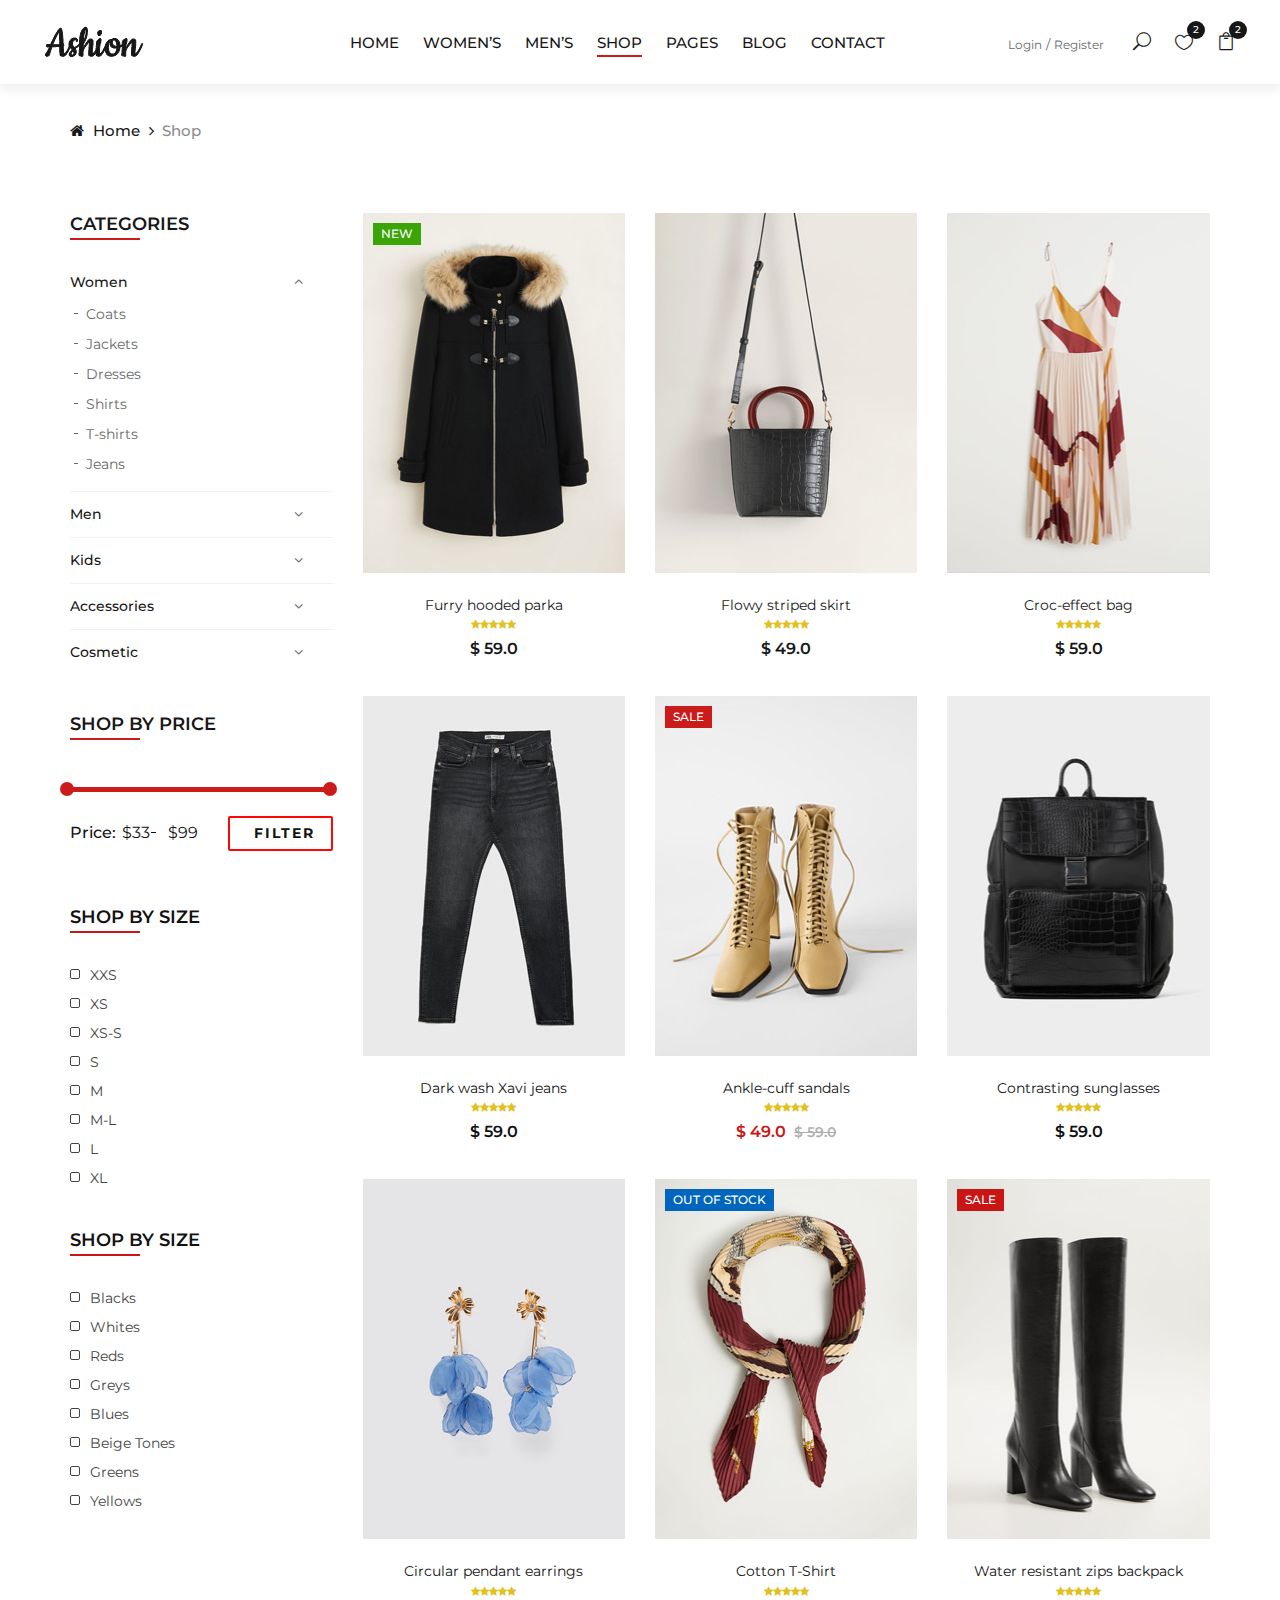
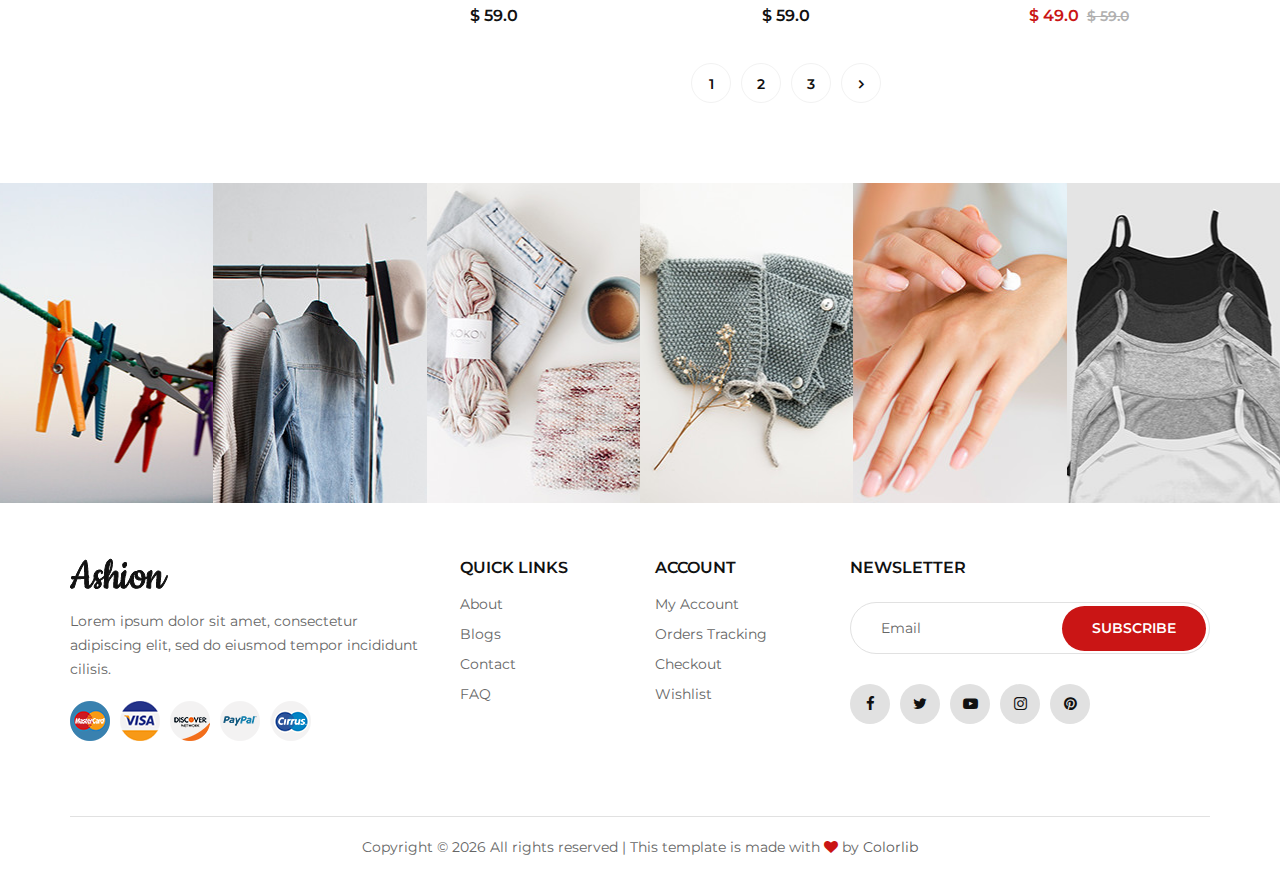
<file: e-commerce_project/front_end/shop.html>
<!DOCTYPE html>
<html lang="zxx">

<head>
    <meta charset="UTF-8">
    <meta name="description" content="Ashion Template">
    <meta name="keywords" content="Ashion, unica, creative, html">
    <meta name="viewport" content="width=device-width, initial-scale=1.0">
    <meta http-equiv="X-UA-Compatible" content="ie=edge">
    <title>Ashion | Template</title>

    <!-- Google Font -->
    <link href="https://fonts.googleapis.com/css2?family=Cookie&display=swap" rel="stylesheet">
    <link href="https://fonts.googleapis.com/css2?family=Montserrat:wght@400;500;600;700;800;900&display=swap"
    rel="stylesheet">

    <!-- Css Styles -->
    <link rel="stylesheet" href="css/bootstrap.min.css" type="text/css">
    <link rel="stylesheet" href="css/font-awesome.min.css" type="text/css">
    <link rel="stylesheet" href="css/elegant-icons.css" type="text/css">
    <link rel="stylesheet" href="css/jquery-ui.min.css" type="text/css">
    <link rel="stylesheet" href="css/magnific-popup.css" type="text/css">
    <link rel="stylesheet" href="css/owl.carousel.min.css" type="text/css">
    <link rel="stylesheet" href="css/slicknav.min.css" type="text/css">
    <link rel="stylesheet" href="css/style.css" type="text/css">
</head>

<body>
    <!-- Page Preloder -->
    <div id="preloder">
        <div class="loader"></div>
    </div>

    <!-- Offcanvas Menu Begin -->
    <div class="offcanvas-menu-overlay"></div>
    <div class="offcanvas-menu-wrapper">
        <div class="offcanvas__close">+</div>
        <ul class="offcanvas__widget">
            <li><span class="icon_search search-switch"></span></li>
            <li><a href="#"><span class="icon_heart_alt"></span>
                <div class="tip">2</div>
            </a></li>
            <li><a href="#"><span class="icon_bag_alt"></span>
                <div class="tip">2</div>
            </a></li>
        </ul>
        <div class="offcanvas__logo">
            <a href="./index.html"><img src="img/logo.png" alt=""></a>
        </div>
        <div id="mobile-menu-wrap"></div>
        <div class="offcanvas__auth">
            <a href="#">Login</a>
            <a href="#">Register</a>
        </div>
    </div>
    <!-- Offcanvas Menu End -->

    <!-- Header Section Begin -->
    <header class="header">
        <div class="container-fluid">
            <div class="row">
                <div class="col-xl-3 col-lg-2">
                    <div class="header__logo">
                        <a href="./index.html"><img src="img/logo.png" alt=""></a>
                    </div>
                </div>
                <div class="col-xl-6 col-lg-7">
                    <nav class="header__menu">
                        <ul>
                            <li><a href="./index.html">Home</a></li>
                            <li><a href="#">Women’s</a></li>
                            <li><a href="#">Men’s</a></li>
                            <li class="active"><a href="./shop.html">Shop</a></li>
                            <li><a href="#">Pages</a>
                                <ul class="dropdown">
                                    <li><a href="./product-details.html">Product Details</a></li>
                                    <li><a href="./shop-cart.html">Shop Cart</a></li>
                                    <li><a href="./checkout.html">Checkout</a></li>
                                    <li><a href="./blog-details.html">Blog Details</a></li>
                                </ul>
                            </li>
                            <li><a href="./blog.html">Blog</a></li>
                            <li><a href="./contact.html">Contact</a></li>
                        </ul>
                    </nav>
                </div>
                <div class="col-lg-3">
                    <div class="header__right">
                        <div class="header__right__auth">
                            <a href="#">Login</a>
                            <a href="#">Register</a>
                        </div>
                        <ul class="header__right__widget">
                            <li><span class="icon_search search-switch"></span></li>
                            <li><a href="#"><span class="icon_heart_alt"></span>
                                <div class="tip">2</div>
                            </a></li>
                            <li><a href="#"><span class="icon_bag_alt"></span>
                                <div class="tip">2</div>
                            </a></li>
                        </ul>
                    </div>
                </div>
            </div>
            <div class="canvas__open">
                <i class="fa fa-bars"></i>
            </div>
        </div>
    </header>
    <!-- Header Section End -->

    <!-- Breadcrumb Begin -->
    <div class="breadcrumb-option">
        <div class="container">
            <div class="row">
                <div class="col-lg-12">
                    <div class="breadcrumb__links">
                        <a href="./index.html"><i class="fa fa-home"></i> Home</a>
                        <span>Shop</span>
                    </div>
                </div>
            </div>
        </div>
    </div>
    <!-- Breadcrumb End -->

    <!-- Shop Section Begin -->
    <section class="shop spad">
        <div class="container">
            <div class="row">
                <div class="col-lg-3 col-md-3">
                    <div class="shop__sidebar">
                        <div class="sidebar__categories">
                            <div class="section-title">
                                <h4>Categories</h4>
                            </div>
                            <div class="categories__accordion">
                                <div class="accordion" id="accordionExample">
                                    <div class="card">
                                        <div class="card-heading active">
                                            <a data-toggle="collapse" data-target="#collapseOne">Women</a>
                                        </div>
                                        <div id="collapseOne" class="collapse show" data-parent="#accordionExample">
                                            <div class="card-body">
                                                <ul>
                                                    <li><a href="#">Coats</a></li>
                                                    <li><a href="#">Jackets</a></li>
                                                    <li><a href="#">Dresses</a></li>
                                                    <li><a href="#">Shirts</a></li>
                                                    <li><a href="#">T-shirts</a></li>
                                                    <li><a href="#">Jeans</a></li>
                                                </ul>
                                            </div>
                                        </div>
                                    </div>
                                    <div class="card">
                                        <div class="card-heading">
                                            <a data-toggle="collapse" data-target="#collapseTwo">Men</a>
                                        </div>
                                        <div id="collapseTwo" class="collapse" data-parent="#accordionExample">
                                            <div class="card-body">
                                                <ul>
                                                    <li><a href="#">Coats</a></li>
                                                    <li><a href="#">Jackets</a></li>
                                                    <li><a href="#">Dresses</a></li>
                                                    <li><a href="#">Shirts</a></li>
                                                    <li><a href="#">T-shirts</a></li>
                                                    <li><a href="#">Jeans</a></li>
                                                </ul>
                                            </div>
                                        </div>
                                    </div>
                                    <div class="card">
                                        <div class="card-heading">
                                            <a data-toggle="collapse" data-target="#collapseThree">Kids</a>
                                        </div>
                                        <div id="collapseThree" class="collapse" data-parent="#accordionExample">
                                            <div class="card-body">
                                                <ul>
                                                    <li><a href="#">Coats</a></li>
                                                    <li><a href="#">Jackets</a></li>
                                                    <li><a href="#">Dresses</a></li>
                                                    <li><a href="#">Shirts</a></li>
                                                    <li><a href="#">T-shirts</a></li>
                                                    <li><a href="#">Jeans</a></li>
                                                </ul>
                                            </div>
                                        </div>
                                    </div>
                                    <div class="card">
                                        <div class="card-heading">
                                            <a data-toggle="collapse" data-target="#collapseFour">Accessories</a>
                                        </div>
                                        <div id="collapseFour" class="collapse" data-parent="#accordionExample">
                                            <div class="card-body">
                                                <ul>
                                                    <li><a href="#">Coats</a></li>
                                                    <li><a href="#">Jackets</a></li>
                                                    <li><a href="#">Dresses</a></li>
                                                    <li><a href="#">Shirts</a></li>
                                                    <li><a href="#">T-shirts</a></li>
                                                    <li><a href="#">Jeans</a></li>
                                                </ul>
                                            </div>
                                        </div>
                                    </div>
                                    <div class="card">
                                        <div class="card-heading">
                                            <a data-toggle="collapse" data-target="#collapseFive">Cosmetic</a>
                                        </div>
                                        <div id="collapseFive" class="collapse" data-parent="#accordionExample">
                                            <div class="card-body">
                                                <ul>
                                                    <li><a href="#">Coats</a></li>
                                                    <li><a href="#">Jackets</a></li>
                                                    <li><a href="#">Dresses</a></li>
                                                    <li><a href="#">Shirts</a></li>
                                                    <li><a href="#">T-shirts</a></li>
                                                    <li><a href="#">Jeans</a></li>
                                                </ul>
                                            </div>
                                        </div>
                                    </div>
                                </div>
                            </div>
                        </div>
                        <div class="sidebar__filter">
                            <div class="section-title">
                                <h4>Shop by price</h4>
                            </div>
                            <div class="filter-range-wrap">
                                <div class="price-range ui-slider ui-corner-all ui-slider-horizontal ui-widget ui-widget-content"
                                data-min="33" data-max="99"></div>
                                <div class="range-slider">
                                    <div class="price-input">
                                        <p>Price:</p>
                                        <input type="text" id="minamount">
                                        <input type="text" id="maxamount">
                                    </div>
                                </div>
                            </div>
                            <a href="#">Filter</a>
                        </div>
                        <div class="sidebar__sizes">
                            <div class="section-title">
                                <h4>Shop by size</h4>
                            </div>
                            <div class="size__list">
                                <label for="xxs">
                                    xxs
                                    <input type="checkbox" id="xxs">
                                    <span class="checkmark"></span>
                                </label>
                                <label for="xs">
                                    xs
                                    <input type="checkbox" id="xs">
                                    <span class="checkmark"></span>
                                </label>
                                <label for="xss">
                                    xs-s
                                    <input type="checkbox" id="xss">
                                    <span class="checkmark"></span>
                                </label>
                                <label for="s">
                                    s
                                    <input type="checkbox" id="s">
                                    <span class="checkmark"></span>
                                </label>
                                <label for="m">
                                    m
                                    <input type="checkbox" id="m">
                                    <span class="checkmark"></span>
                                </label>
                                <label for="ml">
                                    m-l
                                    <input type="checkbox" id="ml">
                                    <span class="checkmark"></span>
                                </label>
                                <label for="l">
                                    l
                                    <input type="checkbox" id="l">
                                    <span class="checkmark"></span>
                                </label>
                                <label for="xl">
                                    xl
                                    <input type="checkbox" id="xl">
                                    <span class="checkmark"></span>
                                </label>
                            </div>
                        </div>
                        <div class="sidebar__color">
                            <div class="section-title">
                                <h4>Shop by size</h4>
                            </div>
                            <div class="size__list color__list">
                                <label for="black">
                                    Blacks
                                    <input type="checkbox" id="black">
                                    <span class="checkmark"></span>
                                </label>
                                <label for="whites">
                                    Whites
                                    <input type="checkbox" id="whites">
                                    <span class="checkmark"></span>
                                </label>
                                <label for="reds">
                                    Reds
                                    <input type="checkbox" id="reds">
                                    <span class="checkmark"></span>
                                </label>
                                <label for="greys">
                                    Greys
                                    <input type="checkbox" id="greys">
                                    <span class="checkmark"></span>
                                </label>
                                <label for="blues">
                                    Blues
                                    <input type="checkbox" id="blues">
                                    <span class="checkmark"></span>
                                </label>
                                <label for="beige">
                                    Beige Tones
                                    <input type="checkbox" id="beige">
                                    <span class="checkmark"></span>
                                </label>
                                <label for="greens">
                                    Greens
                                    <input type="checkbox" id="greens">
                                    <span class="checkmark"></span>
                                </label>
                                <label for="yellows">
                                    Yellows
                                    <input type="checkbox" id="yellows">
                                    <span class="checkmark"></span>
                                </label>
                            </div>
                        </div>
                    </div>
                </div>
                <div class="col-lg-9 col-md-9">
                    <div class="row">
                        <div class="col-lg-4 col-md-6">
                            <div class="product__item">
                                <div class="product__item__pic set-bg" data-setbg="img/shop/shop-1.jpg">
                                    <div class="label new">New</div>
                                    <ul class="product__hover">
                                        <li><a href="img/shop/shop-1.jpg" class="image-popup"><span class="arrow_expand"></span></a></li>
                                        <li><a href="#"><span class="icon_heart_alt"></span></a></li>
                                        <li><a href="#"><span class="icon_bag_alt"></span></a></li>
                                    </ul>
                                </div>
                                <div class="product__item__text">
                                    <h6><a href="#">Furry hooded parka</a></h6>
                                    <div class="rating">
                                        <i class="fa fa-star"></i>
                                        <i class="fa fa-star"></i>
                                        <i class="fa fa-star"></i>
                                        <i class="fa fa-star"></i>
                                        <i class="fa fa-star"></i>
                                    </div>
                                    <div class="product__price">$ 59.0</div>
                                </div>
                            </div>
                        </div>
                        <div class="col-lg-4 col-md-6">
                            <div class="product__item">
                                <div class="product__item__pic set-bg" data-setbg="img/shop/shop-2.jpg">
                                    <ul class="product__hover">
                                        <li><a href="img/shop/shop-2.jpg" class="image-popup"><span class="arrow_expand"></span></a></li>
                                        <li><a href="#"><span class="icon_heart_alt"></span></a></li>
                                        <li><a href="#"><span class="icon_bag_alt"></span></a></li>
                                    </ul>
                                </div>
                                <div class="product__item__text">
                                    <h6><a href="#">Flowy striped skirt</a></h6>
                                    <div class="rating">
                                        <i class="fa fa-star"></i>
                                        <i class="fa fa-star"></i>
                                        <i class="fa fa-star"></i>
                                        <i class="fa fa-star"></i>
                                        <i class="fa fa-star"></i>
                                    </div>
                                    <div class="product__price">$ 49.0</div>
                                </div>
                            </div>
                        </div>
                        <div class="col-lg-4 col-md-6">
                            <div class="product__item">
                                <div class="product__item__pic set-bg" data-setbg="img/shop/shop-3.jpg">
                                    <ul class="product__hover">
                                        <li><a href="img/shop/shop-3.jpg" class="image-popup"><span class="arrow_expand"></span></a></li>
                                        <li><a href="#"><span class="icon_heart_alt"></span></a></li>
                                        <li><a href="#"><span class="icon_bag_alt"></span></a></li>
                                    </ul>
                                </div>
                                <div class="product__item__text">
                                    <h6><a href="#">Croc-effect bag</a></h6>
                                    <div class="rating">
                                        <i class="fa fa-star"></i>
                                        <i class="fa fa-star"></i>
                                        <i class="fa fa-star"></i>
                                        <i class="fa fa-star"></i>
                                        <i class="fa fa-star"></i>
                                    </div>
                                    <div class="product__price">$ 59.0</div>
                                </div>
                            </div>
                        </div>
                        <div class="col-lg-4 col-md-6">
                            <div class="product__item">
                                <div class="product__item__pic set-bg" data-setbg="img/shop/shop-4.jpg">
                                    <ul class="product__hover">
                                        <li><a href="img/shop/shop-4.jpg" class="image-popup"><span class="arrow_expand"></span></a></li>
                                        <li><a href="#"><span class="icon_heart_alt"></span></a></li>
                                        <li><a href="#"><span class="icon_bag_alt"></span></a></li>
                                    </ul>
                                </div>
                                <div class="product__item__text">
                                    <h6><a href="#">Dark wash Xavi jeans</a></h6>
                                    <div class="rating">
                                        <i class="fa fa-star"></i>
                                        <i class="fa fa-star"></i>
                                        <i class="fa fa-star"></i>
                                        <i class="fa fa-star"></i>
                                        <i class="fa fa-star"></i>
                                    </div>
                                    <div class="product__price">$ 59.0</div>
                                </div>
                            </div>
                        </div>
                        <div class="col-lg-4 col-md-6">
                            <div class="product__item sale">
                                <div class="product__item__pic set-bg" data-setbg="img/shop/shop-5.jpg">
                                    <div class="label">Sale</div>
                                    <ul class="product__hover">
                                        <li><a href="img/shop/shop-5.jpg" class="image-popup"><span class="arrow_expand"></span></a></li>
                                        <li><a href="#"><span class="icon_heart_alt"></span></a></li>
                                        <li><a href="#"><span class="icon_bag_alt"></span></a></li>
                                    </ul>
                                </div>
                                <div class="product__item__text">
                                    <h6><a href="#">Ankle-cuff sandals</a></h6>
                                    <div class="rating">
                                        <i class="fa fa-star"></i>
                                        <i class="fa fa-star"></i>
                                        <i class="fa fa-star"></i>
                                        <i class="fa fa-star"></i>
                                        <i class="fa fa-star"></i>
                                    </div>
                                    <div class="product__price">$ 49.0 <span>$ 59.0</span></div>
                                </div>
                            </div>
                        </div>
                        <div class="col-lg-4 col-md-6">
                            <div class="product__item">
                                <div class="product__item__pic set-bg" data-setbg="img/shop/shop-6.jpg">
                                    <ul class="product__hover">
                                        <li><a href="img/shop/shop-6.jpg" class="image-popup"><span class="arrow_expand"></span></a></li>
                                        <li><a href="#"><span class="icon_heart_alt"></span></a></li>
                                        <li><a href="#"><span class="icon_bag_alt"></span></a></li>
                                    </ul>
                                </div>
                                <div class="product__item__text">
                                    <h6><a href="#">Contrasting sunglasses</a></h6>
                                    <div class="rating">
                                        <i class="fa fa-star"></i>
                                        <i class="fa fa-star"></i>
                                        <i class="fa fa-star"></i>
                                        <i class="fa fa-star"></i>
                                        <i class="fa fa-star"></i>
                                    </div>
                                    <div class="product__price">$ 59.0</div>
                                </div>
                            </div>
                        </div>
                        <div class="col-lg-4 col-md-6">
                            <div class="product__item">
                                <div class="product__item__pic set-bg" data-setbg="img/shop/shop-7.jpg">
                                    <ul class="product__hover">
                                        <li><a href="img/shop/shop-7.jpg" class="image-popup"><span class="arrow_expand"></span></a></li>
                                        <li><a href="#"><span class="icon_heart_alt"></span></a></li>
                                        <li><a href="#"><span class="icon_bag_alt"></span></a></li>
                                    </ul>
                                </div>
                                <div class="product__item__text">
                                    <h6><a href="#">Circular pendant earrings</a></h6>
                                    <div class="rating">
                                        <i class="fa fa-star"></i>
                                        <i class="fa fa-star"></i>
                                        <i class="fa fa-star"></i>
                                        <i class="fa fa-star"></i>
                                        <i class="fa fa-star"></i>
                                    </div>
                                    <div class="product__price">$ 59.0</div>
                                </div>
                            </div>
                        </div>
                        <div class="col-lg-4 col-md-6">
                            <div class="product__item">
                                <div class="product__item__pic set-bg" data-setbg="img/shop/shop-8.jpg">
                                    <div class="label stockout stockblue">Out Of Stock</div>
                                    <ul class="product__hover">
                                        <li><a href="img/shop/shop-8.jpg" class="image-popup"><span class="arrow_expand"></span></a></li>
                                        <li><a href="#"><span class="icon_heart_alt"></span></a></li>
                                        <li><a href="#"><span class="icon_bag_alt"></span></a></li>
                                    </ul>
                                </div>
                                <div class="product__item__text">
                                    <h6><a href="#">Cotton T-Shirt</a></h6>
                                    <div class="rating">
                                        <i class="fa fa-star"></i>
                                        <i class="fa fa-star"></i>
                                        <i class="fa fa-star"></i>
                                        <i class="fa fa-star"></i>
                                        <i class="fa fa-star"></i>
                                    </div>
                                    <div class="product__price">$ 59.0</div>
                                </div>
                            </div>
                        </div>
                        <div class="col-lg-4 col-md-6">
                            <div class="product__item sale">
                                <div class="product__item__pic set-bg" data-setbg="img/shop/shop-9.jpg">
                                    <div class="label">Sale</div>
                                    <ul class="product__hover">
                                        <li><a href="img/shop/shop-9.jpg" class="image-popup"><span class="arrow_expand"></span></a></li>
                                        <li><a href="#"><span class="icon_heart_alt"></span></a></li>
                                        <li><a href="#"><span class="icon_bag_alt"></span></a></li>
                                    </ul>
                                </div>
                                <div class="product__item__text">
                                    <h6><a href="#">Water resistant zips backpack</a></h6>
                                    <div class="rating">
                                        <i class="fa fa-star"></i>
                                        <i class="fa fa-star"></i>
                                        <i class="fa fa-star"></i>
                                        <i class="fa fa-star"></i>
                                        <i class="fa fa-star"></i>
                                    </div>
                                    <div class="product__price">$ 49.0 <span>$ 59.0</span></div>
                                </div>
                            </div>
                        </div>
                        <div class="col-lg-12 text-center">
                            <div class="pagination__option">
                                <a href="#">1</a>
                                <a href="#">2</a>
                                <a href="#">3</a>
                                <a href="#"><i class="fa fa-angle-right"></i></a>
                            </div>
                        </div>
                    </div>
                </div>
            </div>
        </div>
    </section>
    <!-- Shop Section End -->

    <!-- Instagram Begin -->
    <div class="instagram">
        <div class="container-fluid">
            <div class="row">
                <div class="col-lg-2 col-md-4 col-sm-4 p-0">
                    <div class="instagram__item set-bg" data-setbg="img/instagram/insta-1.jpg">
                        <div class="instagram__text">
                            <i class="fa fa-instagram"></i>
                            <a href="#">@ ashion_shop</a>
                        </div>
                    </div>
                </div>
                <div class="col-lg-2 col-md-4 col-sm-4 p-0">
                    <div class="instagram__item set-bg" data-setbg="img/instagram/insta-2.jpg">
                        <div class="instagram__text">
                            <i class="fa fa-instagram"></i>
                            <a href="#">@ ashion_shop</a>
                        </div>
                    </div>
                </div>
                <div class="col-lg-2 col-md-4 col-sm-4 p-0">
                    <div class="instagram__item set-bg" data-setbg="img/instagram/insta-3.jpg">
                        <div class="instagram__text">
                            <i class="fa fa-instagram"></i>
                            <a href="#">@ ashion_shop</a>
                        </div>
                    </div>
                </div>
                <div class="col-lg-2 col-md-4 col-sm-4 p-0">
                    <div class="instagram__item set-bg" data-setbg="img/instagram/insta-4.jpg">
                        <div class="instagram__text">
                            <i class="fa fa-instagram"></i>
                            <a href="#">@ ashion_shop</a>
                        </div>
                    </div>
                </div>
                <div class="col-lg-2 col-md-4 col-sm-4 p-0">
                    <div class="instagram__item set-bg" data-setbg="img/instagram/insta-5.jpg">
                        <div class="instagram__text">
                            <i class="fa fa-instagram"></i>
                            <a href="#">@ ashion_shop</a>
                        </div>
                    </div>
                </div>
                <div class="col-lg-2 col-md-4 col-sm-4 p-0">
                    <div class="instagram__item set-bg" data-setbg="img/instagram/insta-6.jpg">
                        <div class="instagram__text">
                            <i class="fa fa-instagram"></i>
                            <a href="#">@ ashion_shop</a>
                        </div>
                    </div>
                </div>
            </div>
        </div>
    </div>
    <!-- Instagram End -->

    <!-- Footer Section Begin -->
    <footer class="footer">
        <div class="container">
            <div class="row">
                <div class="col-lg-4 col-md-6 col-sm-7">
                    <div class="footer__about">
                        <div class="footer__logo">
                            <a href="./index.html"><img src="img/logo.png" alt=""></a>
                        </div>
                        <p>Lorem ipsum dolor sit amet, consectetur adipiscing elit, sed do eiusmod tempor incididunt
                        cilisis.</p>
                        <div class="footer__payment">
                            <a href="#"><img src="img/payment/payment-1.png" alt=""></a>
                            <a href="#"><img src="img/payment/payment-2.png" alt=""></a>
                            <a href="#"><img src="img/payment/payment-3.png" alt=""></a>
                            <a href="#"><img src="img/payment/payment-4.png" alt=""></a>
                            <a href="#"><img src="img/payment/payment-5.png" alt=""></a>
                        </div>
                    </div>
                </div>
                <div class="col-lg-2 col-md-3 col-sm-5">
                    <div class="footer__widget">
                        <h6>Quick links</h6>
                        <ul>
                            <li><a href="#">About</a></li>
                            <li><a href="#">Blogs</a></li>
                            <li><a href="#">Contact</a></li>
                            <li><a href="#">FAQ</a></li>
                        </ul>
                    </div>
                </div>
                <div class="col-lg-2 col-md-3 col-sm-4">
                    <div class="footer__widget">
                        <h6>Account</h6>
                        <ul>
                            <li><a href="#">My Account</a></li>
                            <li><a href="#">Orders Tracking</a></li>
                            <li><a href="#">Checkout</a></li>
                            <li><a href="#">Wishlist</a></li>
                        </ul>
                    </div>
                </div>
                <div class="col-lg-4 col-md-8 col-sm-8">
                    <div class="footer__newslatter">
                        <h6>NEWSLETTER</h6>
                        <form action="#">
                            <input type="text" placeholder="Email">
                            <button type="submit" class="site-btn">Subscribe</button>
                        </form>
                        <div class="footer__social">
                            <a href="#"><i class="fa fa-facebook"></i></a>
                            <a href="#"><i class="fa fa-twitter"></i></a>
                            <a href="#"><i class="fa fa-youtube-play"></i></a>
                            <a href="#"><i class="fa fa-instagram"></i></a>
                            <a href="#"><i class="fa fa-pinterest"></i></a>
                        </div>
                    </div>
                </div>
            </div>
            <div class="row">
                <div class="col-lg-12">
                    <!-- Link back to Colorlib can't be removed. Template is licensed under CC BY 3.0. -->
                    <div class="footer__copyright__text">
                        <p>Copyright &copy; <script>document.write(new Date().getFullYear());</script> All rights reserved | This template is made with <i class="fa fa-heart" aria-hidden="true"></i> by <a href="https://colorlib.com" target="_blank">Colorlib</a></p>
                    </div>
                    <!-- Link back to Colorlib can't be removed. Template is licensed under CC BY 3.0. -->
                </div>
            </div>
        </div>
    </footer>
    <!-- Footer Section End -->

    <!-- Search Begin -->
    <div class="search-model">
        <div class="h-100 d-flex align-items-center justify-content-center">
            <div class="search-close-switch">+</div>
            <form class="search-model-form">
                <input type="text" id="search-input" placeholder="Search here.....">
            </form>
        </div>
    </div>
    <!-- Search End -->

    <!-- Js Plugins -->
    <script src="js/jquery-3.3.1.min.js"></script>
    <script src="js/bootstrap.min.js"></script>
    <script src="js/jquery.magnific-popup.min.js"></script>
    <script src="js/jquery-ui.min.js"></script>
    <script src="js/mixitup.min.js"></script>
    <script src="js/jquery.countdown.min.js"></script>
    <script src="js/jquery.slicknav.js"></script>
    <script src="js/owl.carousel.min.js"></script>
    <script src="js/jquery.nicescroll.min.js"></script>
    <script src="js/main.js"></script>
</body>

</html>
</file>
<file: e-commerce_project/front_end/css/elegant-icons.css>
@font-face {
	font-family: 'ElegantIcons';
	src:url('../fonts/ElegantIcons.eot');
	src:url('../fonts/ElegantIcons.eot?#iefix') format('embedded-opentype'),
		url('../fonts/ElegantIcons.woff') format('woff'),
		url('../fonts/ElegantIcons.ttf') format('truetype'),
		url('../fonts/ElegantIcons.svg#ElegantIcons') format('svg');
	font-weight: normal;
	font-style: normal;
}

/* Use the following CSS code if you want to use data attributes for inserting your icons */
[data-icon]:before {
	font-family: 'ElegantIcons';
	content: attr(data-icon);
	speak: none;
	font-weight: normal;
	font-variant: normal;
	text-transform: none;
	line-height: 1;
	-webkit-font-smoothing: antialiased;
	-moz-osx-font-smoothing: grayscale;
}

/* Use the following CSS code if you want to have a class per icon */
/*
Instead of a list of all class selectors,
you can use the generic selector below, but it's slower:
[class*="your-class-prefix"] {
*/
.arrow_up, .arrow_down, .arrow_left, .arrow_right, .arrow_left-up, .arrow_right-up, .arrow_right-down, .arrow_left-down, .arrow-up-down, .arrow_up-down_alt, .arrow_left-right_alt, .arrow_left-right, .arrow_expand_alt2, .arrow_expand_alt, .arrow_condense, .arrow_expand, .arrow_move, .arrow_carrot-up, .arrow_carrot-down, .arrow_carrot-left, .arrow_carrot-right, .arrow_carrot-2up, .arrow_carrot-2down, .arrow_carrot-2left, .arrow_carrot-2right, .arrow_carrot-up_alt2, .arrow_carrot-down_alt2, .arrow_carrot-left_alt2, .arrow_carrot-right_alt2, .arrow_carrot-2up_alt2, .arrow_carrot-2down_alt2, .arrow_carrot-2left_alt2, .arrow_carrot-2right_alt2, .arrow_triangle-up, .arrow_triangle-down, .arrow_triangle-left, .arrow_triangle-right, .arrow_triangle-up_alt2, .arrow_triangle-down_alt2, .arrow_triangle-left_alt2, .arrow_triangle-right_alt2, .arrow_back, .icon_minus-06, .icon_plus, .icon_close, .icon_check, .icon_minus_alt2, .icon_plus_alt2, .icon_close_alt2, .icon_check_alt2, .icon_zoom-out_alt, .icon_zoom-in_alt, .icon_search, .icon_box-empty, .icon_box-selected, .icon_minus-box, .icon_plus-box, .icon_box-checked, .icon_circle-empty, .icon_circle-slelected, .icon_stop_alt2, .icon_stop, .icon_pause_alt2, .icon_pause, .icon_menu, .icon_menu-square_alt2, .icon_menu-circle_alt2, .icon_ul, .icon_ol, .icon_adjust-horiz, .icon_adjust-vert, .icon_document_alt, .icon_documents_alt, .icon_pencil, .icon_pencil-edit_alt, .icon_pencil-edit, .icon_folder-alt, .icon_folder-open_alt, .icon_folder-add_alt, .icon_info_alt, .icon_error-oct_alt, .icon_error-circle_alt, .icon_error-triangle_alt, .icon_question_alt2, .icon_question, .icon_comment_alt, .icon_chat_alt, .icon_vol-mute_alt, .icon_volume-low_alt, .icon_volume-high_alt, .icon_quotations, .icon_quotations_alt2, .icon_clock_alt, .icon_lock_alt, .icon_lock-open_alt, .icon_key_alt, .icon_cloud_alt, .icon_cloud-upload_alt, .icon_cloud-download_alt, .icon_image, .icon_images, .icon_lightbulb_alt, .icon_gift_alt, .icon_house_alt, .icon_genius, .icon_mobile, .icon_tablet, .icon_laptop, .icon_desktop, .icon_camera_alt, .icon_mail_alt, .icon_cone_alt, .icon_ribbon_alt, .icon_bag_alt, .icon_creditcard, .icon_cart_alt, .icon_paperclip, .icon_tag_alt, .icon_tags_alt, .icon_trash_alt, .icon_cursor_alt, .icon_mic_alt, .icon_compass_alt, .icon_pin_alt, .icon_pushpin_alt, .icon_map_alt, .icon_drawer_alt, .icon_toolbox_alt, .icon_book_alt, .icon_calendar, .icon_film, .icon_table, .icon_contacts_alt, .icon_headphones, .icon_lifesaver, .icon_piechart, .icon_refresh, .icon_link_alt, .icon_link, .icon_loading, .icon_blocked, .icon_archive_alt, .icon_heart_alt, .icon_star_alt, .icon_star-half_alt, .icon_star, .icon_star-half, .icon_tools, .icon_tool, .icon_cog, .icon_cogs, .arrow_up_alt, .arrow_down_alt, .arrow_left_alt, .arrow_right_alt, .arrow_left-up_alt, .arrow_right-up_alt, .arrow_right-down_alt, .arrow_left-down_alt, .arrow_condense_alt, .arrow_expand_alt3, .arrow_carrot_up_alt, .arrow_carrot-down_alt, .arrow_carrot-left_alt, .arrow_carrot-right_alt, .arrow_carrot-2up_alt, .arrow_carrot-2dwnn_alt, .arrow_carrot-2left_alt, .arrow_carrot-2right_alt, .arrow_triangle-up_alt, .arrow_triangle-down_alt, .arrow_triangle-left_alt, .arrow_triangle-right_alt, .icon_minus_alt, .icon_plus_alt, .icon_close_alt, .icon_check_alt, .icon_zoom-out, .icon_zoom-in, .icon_stop_alt, .icon_menu-square_alt, .icon_menu-circle_alt, .icon_document, .icon_documents, .icon_pencil_alt, .icon_folder, .icon_folder-open, .icon_folder-add, .icon_folder_upload, .icon_folder_download, .icon_info, .icon_error-circle, .icon_error-oct, .icon_error-triangle, .icon_question_alt, .icon_comment, .icon_chat, .icon_vol-mute, .icon_volume-low, .icon_volume-high, .icon_quotations_alt, .icon_clock, .icon_lock, .icon_lock-open, .icon_key, .icon_cloud, .icon_cloud-upload, .icon_cloud-download, .icon_lightbulb, .icon_gift, .icon_house, .icon_camera, .icon_mail, .icon_cone, .icon_ribbon, .icon_bag, .icon_cart, .icon_tag, .icon_tags, .icon_trash, .icon_cursor, .icon_mic, .icon_compass, .icon_pin, .icon_pushpin, .icon_map, .icon_drawer, .icon_toolbox, .icon_book, .icon_contacts, .icon_archive, .icon_heart, .icon_profile, .icon_group, .icon_grid-2x2, .icon_grid-3x3, .icon_music, .icon_pause_alt, .icon_phone, .icon_upload, .icon_download, .social_facebook, .social_twitter, .social_pinterest, .social_googleplus, .social_tumblr, .social_tumbleupon, .social_wordpress, .social_instagram, .social_dribbble, .social_vimeo, .social_linkedin, .social_rss, .social_deviantart, .social_share, .social_myspace, .social_skype, .social_youtube, .social_picassa, .social_googledrive, .social_flickr, .social_blogger, .social_spotify, .social_delicious, .social_facebook_circle, .social_twitter_circle, .social_pinterest_circle, .social_googleplus_circle, .social_tumblr_circle, .social_stumbleupon_circle, .social_wordpress_circle, .social_instagram_circle, .social_dribbble_circle, .social_vimeo_circle, .social_linkedin_circle, .social_rss_circle, .social_deviantart_circle, .social_share_circle, .social_myspace_circle, .social_skype_circle, .social_youtube_circle, .social_picassa_circle, .social_googledrive_alt2, .social_flickr_circle, .social_blogger_circle, .social_spotify_circle, .social_delicious_circle, .social_facebook_square, .social_twitter_square, .social_pinterest_square, .social_googleplus_square, .social_tumblr_square, .social_stumbleupon_square, .social_wordpress_square, .social_instagram_square, .social_dribbble_square, .social_vimeo_square, .social_linkedin_square, .social_rss_square, .social_deviantart_square, .social_share_square, .social_myspace_square, .social_skype_square, .social_youtube_square, .social_picassa_square, .social_googledrive_square, .social_flickr_square, .social_blogger_square, .social_spotify_square, .social_delicious_square, .icon_printer, .icon_calulator, .icon_building, .icon_floppy, .icon_drive, .icon_search-2, .icon_id, .icon_id-2, .icon_puzzle, .icon_like, .icon_dislike, .icon_mug, .icon_currency, .icon_wallet, .icon_pens, .icon_easel, .icon_flowchart, .icon_datareport, .icon_briefcase, .icon_shield, .icon_percent, .icon_globe, .icon_globe-2, .icon_target, .icon_hourglass, .icon_balance, .icon_rook, .icon_printer-alt, .icon_calculator_alt, .icon_building_alt, .icon_floppy_alt, .icon_drive_alt, .icon_search_alt, .icon_id_alt, .icon_id-2_alt, .icon_puzzle_alt, .icon_like_alt, .icon_dislike_alt, .icon_mug_alt, .icon_currency_alt, .icon_wallet_alt, .icon_pens_alt, .icon_easel_alt, .icon_flowchart_alt, .icon_datareport_alt, .icon_briefcase_alt, .icon_shield_alt, .icon_percent_alt, .icon_globe_alt, .icon_clipboard {
	font-family: 'ElegantIcons';
	speak: none;
	font-style: normal;
	font-weight: normal;
	font-variant: normal;
	text-transform: none;
	line-height: 1;
	-webkit-font-smoothing: antialiased;
}
.arrow_up:before {
	content: "\21";
}
.arrow_down:before {
	content: "\22";
}
.arrow_left:before {
	content: "\23";
}
.arrow_right:before {
	content: "\24";
}
.arrow_left-up:before {
	content: "\25";
}
.arrow_right-up:before {
	content: "\26";
}
.arrow_right-down:before {
	content: "\27";
}
.arrow_left-down:before {
	content: "\28";
}
.arrow-up-down:before {
	content: "\29";
}
.arrow_up-down_alt:before {
	content: "\2a";
}
.arrow_left-right_alt:before {
	content: "\2b";
}
.arrow_left-right:before {
	content: "\2c";
}
.arrow_expand_alt2:before {
	content: "\2d";
}
.arrow_expand_alt:before {
	content: "\2e";
}
.arrow_condense:before {
	content: "\2f";
}
.arrow_expand:before {
	content: "\30";
}
.arrow_move:before {
	content: "\31";
}
.arrow_carrot-up:before {
	content: "\32";
}
.arrow_carrot-down:before {
	content: "\33";
}
.arrow_carrot-left:before {
	content: "\34";
}
.arrow_carrot-right:before {
	content: "\35";
}
.arrow_carrot-2up:before {
	content: "\36";
}
.arrow_carrot-2down:before {
	content: "\37";
}
.arrow_carrot-2left:before {
	content: "\38";
}
.arrow_carrot-2right:before {
	content: "\39";
}
.arrow_carrot-up_alt2:before {
	content: "\3a";
}
.arrow_carrot-down_alt2:before {
	content: "\3b";
}
.arrow_carrot-left_alt2:before {
	content: "\3c";
}
.arrow_carrot-right_alt2:before {
	content: "\3d";
}
.arrow_carrot-2up_alt2:before {
	content: "\3e";
}
.arrow_carrot-2down_alt2:before {
	content: "\3f";
}
.arrow_carrot-2left_alt2:before {
	content: "\40";
}
.arrow_carrot-2right_alt2:before {
	content: "\41";
}
.arrow_triangle-up:before {
	content: "\42";
}
.arrow_triangle-down:before {
	content: "\43";
}
.arrow_triangle-left:before {
	content: "\44";
}
.arrow_triangle-right:before {
	content: "\45";
}
.arrow_triangle-up_alt2:before {
	content: "\46";
}
.arrow_triangle-down_alt2:before {
	content: "\47";
}
.arrow_triangle-left_alt2:before {
	content: "\48";
}
.arrow_triangle-right_alt2:before {
	content: "\49";
}
.arrow_back:before {
	content: "\4a";
}
.icon_minus-06:before {
	content: "\4b";
}
.icon_plus:before {
	content: "\4c";
}
.icon_close:before {
	content: "\4d";
}
.icon_check:before {
	content: "\4e";
}
.icon_minus_alt2:before {
	content: "\4f";
}
.icon_plus_alt2:before {
	content: "\50";
}
.icon_close_alt2:before {
	content: "\51";
}
.icon_check_alt2:before {
	content: "\52";
}
.icon_zoom-out_alt:before {
	content: "\53";
}
.icon_zoom-in_alt:before {
	content: "\54";
}
.icon_search:before {
	content: "\55";
}
.icon_box-empty:before {
	content: "\56";
}
.icon_box-selected:before {
	content: "\57";
}
.icon_minus-box:before {
	content: "\58";
}
.icon_plus-box:before {
	content: "\59";
}
.icon_box-checked:before {
	content: "\5a";
}
.icon_circle-empty:before {
	content: "\5b";
}
.icon_circle-slelected:before {
	content: "\5c";
}
.icon_stop_alt2:before {
	content: "\5d";
}
.icon_stop:before {
	content: "\5e";
}
.icon_pause_alt2:before {
	content: "\5f";
}
.icon_pause:before {
	content: "\60";
}
.icon_menu:before {
	content: "\61";
}
.icon_menu-square_alt2:before {
	content: "\62";
}
.icon_menu-circle_alt2:before {
	content: "\63";
}
.icon_ul:before {
	content: "\64";
}
.icon_ol:before {
	content: "\65";
}
.icon_adjust-horiz:before {
	content: "\66";
}
.icon_adjust-vert:before {
	content: "\67";
}
.icon_document_alt:before {
	content: "\68";
}
.icon_documents_alt:before {
	content: "\69";
}
.icon_pencil:before {
	content: "\6a";
}
.icon_pencil-edit_alt:before {
	content: "\6b";
}
.icon_pencil-edit:before {
	content: "\6c";
}
.icon_folder-alt:before {
	content: "\6d";
}
.icon_folder-open_alt:before {
	content: "\6e";
}
.icon_folder-add_alt:before {
	content: "\6f";
}
.icon_info_alt:before {
	content: "\70";
}
.icon_error-oct_alt:before {
	content: "\71";
}
.icon_error-circle_alt:before {
	content: "\72";
}
.icon_error-triangle_alt:before {
	content: "\73";
}
.icon_question_alt2:before {
	content: "\74";
}
.icon_question:before {
	content: "\75";
}
.icon_comment_alt:before {
	content: "\76";
}
.icon_chat_alt:before {
	content: "\77";
}
.icon_vol-mute_alt:before {
	content: "\78";
}
.icon_volume-low_alt:before {
	content: "\79";
}
.icon_volume-high_alt:before {
	content: "\7a";
}
.icon_quotations:before {
	content: "\7b";
}
.icon_quotations_alt2:before {
	content: "\7c";
}
.icon_clock_alt:before {
	content: "\7d";
}
.icon_lock_alt:before {
	content: "\7e";
}
.icon_lock-open_alt:before {
	content: "\e000";
}
.icon_key_alt:before {
	content: "\e001";
}
.icon_cloud_alt:before {
	content: "\e002";
}
.icon_cloud-upload_alt:before {
	content: "\e003";
}
.icon_cloud-download_alt:before {
	content: "\e004";
}
.icon_image:before {
	content: "\e005";
}
.icon_images:before {
	content: "\e006";
}
.icon_lightbulb_alt:before {
	content: "\e007";
}
.icon_gift_alt:before {
	content: "\e008";
}
.icon_house_alt:before {
	content: "\e009";
}
.icon_genius:before {
	content: "\e00a";
}
.icon_mobile:before {
	content: "\e00b";
}
.icon_tablet:before {
	content: "\e00c";
}
.icon_laptop:before {
	content: "\e00d";
}
.icon_desktop:before {
	content: "\e00e";
}
.icon_camera_alt:before {
	content: "\e00f";
}
.icon_mail_alt:before {
	content: "\e010";
}
.icon_cone_alt:before {
	content: "\e011";
}
.icon_ribbon_alt:before {
	content: "\e012";
}
.icon_bag_alt:before {
	content: "\e013";
}
.icon_creditcard:before {
	content: "\e014";
}
.icon_cart_alt:before {
	content: "\e015";
}
.icon_paperclip:before {
	content: "\e016";
}
.icon_tag_alt:before {
	content: "\e017";
}
.icon_tags_alt:before {
	content: "\e018";
}
.icon_trash_alt:before {
	content: "\e019";
}
.icon_cursor_alt:before {
	content: "\e01a";
}
.icon_mic_alt:before {
	content: "\e01b";
}
.icon_compass_alt:before {
	content: "\e01c";
}
.icon_pin_alt:before {
	content: "\e01d";
}
.icon_pushpin_alt:before {
	content: "\e01e";
}
.icon_map_alt:before {
	content: "\e01f";
}
.icon_drawer_alt:before {
	content: "\e020";
}
.icon_toolbox_alt:before {
	content: "\e021";
}
.icon_book_alt:before {
	content: "\e022";
}
.icon_calendar:before {
	content: "\e023";
}
.icon_film:before {
	content: "\e024";
}
.icon_table:before {
	content: "\e025";
}
.icon_contacts_alt:before {
	content: "\e026";
}
.icon_headphones:before {
	content: "\e027";
}
.icon_lifesaver:before {
	content: "\e028";
}
.icon_piechart:before {
	content: "\e029";
}
.icon_refresh:before {
	content: "\e02a";
}
.icon_link_alt:before {
	content: "\e02b";
}
.icon_link:before {
	content: "\e02c";
}
.icon_loading:before {
	content: "\e02d";
}
.icon_blocked:before {
	content: "\e02e";
}
.icon_archive_alt:before {
	content: "\e02f";
}
.icon_heart_alt:before {
	content: "\e030";
}
.icon_star_alt:before {
	content: "\e031";
}
.icon_star-half_alt:before {
	content: "\e032";
}
.icon_star:before {
	content: "\e033";
}
.icon_star-half:before {
	content: "\e034";
}
.icon_tools:before {
	content: "\e035";
}
.icon_tool:before {
	content: "\e036";
}
.icon_cog:before {
	content: "\e037";
}
.icon_cogs:before {
	content: "\e038";
}
.arrow_up_alt:before {
	content: "\e039";
}
.arrow_down_alt:before {
	content: "\e03a";
}
.arrow_left_alt:before {
	content: "\e03b";
}
.arrow_right_alt:before {
	content: "\e03c";
}
.arrow_left-up_alt:before {
	content: "\e03d";
}
.arrow_right-up_alt:before {
	content: "\e03e";
}
.arrow_right-down_alt:before {
	content: "\e03f";
}
.arrow_left-down_alt:before {
	content: "\e040";
}
.arrow_condense_alt:before {
	content: "\e041";
}
.arrow_expand_alt3:before {
	content: "\e042";
}
.arrow_carrot_up_alt:before {
	content: "\e043";
}
.arrow_carrot-down_alt:before {
	content: "\e044";
}
.arrow_carrot-left_alt:before {
	content: "\e045";
}
.arrow_carrot-right_alt:before {
	content: "\e046";
}
.arrow_carrot-2up_alt:before {
	content: "\e047";
}
.arrow_carrot-2dwnn_alt:before {
	content: "\e048";
}
.arrow_carrot-2left_alt:before {
	content: "\e049";
}
.arrow_carrot-2right_alt:before {
	content: "\e04a";
}
.arrow_triangle-up_alt:before {
	content: "\e04b";
}
.arrow_triangle-down_alt:before {
	content: "\e04c";
}
.arrow_triangle-left_alt:before {
	content: "\e04d";
}
.arrow_triangle-right_alt:before {
	content: "\e04e";
}
.icon_minus_alt:before {
	content: "\e04f";
}
.icon_plus_alt:before {
	content: "\e050";
}
.icon_close_alt:before {
	content: "\e051";
}
.icon_check_alt:before {
	content: "\e052";
}
.icon_zoom-out:before {
	content: "\e053";
}
.icon_zoom-in:before {
	content: "\e054";
}
.icon_stop_alt:before {
	content: "\e055";
}
.icon_menu-square_alt:before {
	content: "\e056";
}
.icon_menu-circle_alt:before {
	content: "\e057";
}
.icon_document:before {
	content: "\e058";
}
.icon_documents:before {
	content: "\e059";
}
.icon_pencil_alt:before {
	content: "\e05a";
}
.icon_folder:before {
	content: "\e05b";
}
.icon_folder-open:before {
	content: "\e05c";
}
.icon_folder-add:before {
	content: "\e05d";
}
.icon_folder_upload:before {
	content: "\e05e";
}
.icon_folder_download:before {
	content: "\e05f";
}
.icon_info:before {
	content: "\e060";
}
.icon_error-circle:before {
	content: "\e061";
}
.icon_error-oct:before {
	content: "\e062";
}
.icon_error-triangle:before {
	content: "\e063";
}
.icon_question_alt:before {
	content: "\e064";
}
.icon_comment:before {
	content: "\e065";
}
.icon_chat:before {
	content: "\e066";
}
.icon_vol-mute:before {
	content: "\e067";
}
.icon_volume-low:before {
	content: "\e068";
}
.icon_volume-high:before {
	content: "\e069";
}
.icon_quotations_alt:before {
	content: "\e06a";
}
.icon_clock:before {
	content: "\e06b";
}
.icon_lock:before {
	content: "\e06c";
}
.icon_lock-open:before {
	content: "\e06d";
}
.icon_key:before {
	content: "\e06e";
}
.icon_cloud:before {
	content: "\e06f";
}
.icon_cloud-upload:before {
	content: "\e070";
}
.icon_cloud-download:before {
	content: "\e071";
}
.icon_lightbulb:before {
	content: "\e072";
}
.icon_gift:before {
	content: "\e073";
}
.icon_house:before {
	content: "\e074";
}
.icon_camera:before {
	content: "\e075";
}
.icon_mail:before {
	content: "\e076";
}
.icon_cone:before {
	content: "\e077";
}
.icon_ribbon:before {
	content: "\e078";
}
.icon_bag:before {
	content: "\e079";
}
.icon_cart:before {
	content: "\e07a";
}
.icon_tag:before {
	content: "\e07b";
}
.icon_tags:before {
	content: "\e07c";
}
.icon_trash:before {
	content: "\e07d";
}
.icon_cursor:before {
	content: "\e07e";
}
.icon_mic:before {
	content: "\e07f";
}
.icon_compass:before {
	content: "\e080";
}
.icon_pin:before {
	content: "\e081";
}
.icon_pushpin:before {
	content: "\e082";
}
.icon_map:before {
	content: "\e083";
}
.icon_drawer:before {
	content: "\e084";
}
.icon_toolbox:before {
	content: "\e085";
}
.icon_book:before {
	content: "\e086";
}
.icon_contacts:before {
	content: "\e087";
}
.icon_archive:before {
	content: "\e088";
}
.icon_heart:before {
	content: "\e089";
}
.icon_profile:before {
	content: "\e08a";
}
.icon_group:before {
	content: "\e08b";
}
.icon_grid-2x2:before {
	content: "\e08c";
}
.icon_grid-3x3:before {
	content: "\e08d";
}
.icon_music:before {
	content: "\e08e";
}
.icon_pause_alt:before {
	content: "\e08f";
}
.icon_phone:before {
	content: "\e090";
}
.icon_upload:before {
	content: "\e091";
}
.icon_download:before {
	content: "\e092";
}
.social_facebook:before {
	content: "\e093";
}
.social_twitter:before {
	content: "\e094";
}
.social_pinterest:before {
	content: "\e095";
}
.social_googleplus:before {
	content: "\e096";
}
.social_tumblr:before {
	content: "\e097";
}
.social_tumbleupon:before {
	content: "\e098";
}
.social_wordpress:before {
	content: "\e099";
}
.social_instagram:before {
	content: "\e09a";
}
.social_dribbble:before {
	content: "\e09b";
}
.social_vimeo:before {
	content: "\e09c";
}
.social_linkedin:before {
	content: "\e09d";
}
.social_rss:before {
	content: "\e09e";
}
.social_deviantart:before {
	content: "\e09f";
}
.social_share:before {
	content: "\e0a0";
}
.social_myspace:before {
	content: "\e0a1";
}
.social_skype:before {
	content: "\e0a2";
}
.social_youtube:before {
	content: "\e0a3";
}
.social_picassa:before {
	content: "\e0a4";
}
.social_googledrive:before {
	content: "\e0a5";
}
.social_flickr:before {
	content: "\e0a6";
}
.social_blogger:before {
	content: "\e0a7";
}
.social_spotify:before {
	content: "\e0a8";
}
.social_delicious:before {
	content: "\e0a9";
}
.social_facebook_circle:before {
	content: "\e0aa";
}
.social_twitter_circle:before {
	content: "\e0ab";
}
.social_pinterest_circle:before {
	content: "\e0ac";
}
.social_googleplus_circle:before {
	content: "\e0ad";
}
.social_tumblr_circle:before {
	content: "\e0ae";
}
.social_stumbleupon_circle:before {
	content: "\e0af";
}
.social_wordpress_circle:before {
	content: "\e0b0";
}
.social_instagram_circle:before {
	content: "\e0b1";
}
.social_dribbble_circle:before {
	content: "\e0b2";
}
.social_vimeo_circle:before {
	content: "\e0b3";
}
.social_linkedin_circle:before {
	content: "\e0b4";
}
.social_rss_circle:before {
	content: "\e0b5";
}
.social_deviantart_circle:before {
	content: "\e0b6";
}
.social_share_circle:before {
	content: "\e0b7";
}
.social_myspace_circle:before {
	content: "\e0b8";
}
.social_skype_circle:before {
	content: "\e0b9";
}
.social_youtube_circle:before {
	content: "\e0ba";
}
.social_picassa_circle:before {
	content: "\e0bb";
}
.social_googledrive_alt2:before {
	content: "\e0bc";
}
.social_flickr_circle:before {
	content: "\e0bd";
}
.social_blogger_circle:before {
	content: "\e0be";
}
.social_spotify_circle:before {
	content: "\e0bf";
}
.social_delicious_circle:before {
	content: "\e0c0";
}
.social_facebook_square:before {
	content: "\e0c1";
}
.social_twitter_square:before {
	content: "\e0c2";
}
.social_pinterest_square:before {
	content: "\e0c3";
}
.social_googleplus_square:before {
	content: "\e0c4";
}
.social_tumblr_square:before {
	content: "\e0c5";
}
.social_stumbleupon_square:before {
	content: "\e0c6";
}
.social_wordpress_square:before {
	content: "\e0c7";
}
.social_instagram_square:before {
	content: "\e0c8";
}
.social_dribbble_square:before {
	content: "\e0c9";
}
.social_vimeo_square:before {
	content: "\e0ca";
}
.social_linkedin_square:before {
	content: "\e0cb";
}
.social_rss_square:before {
	content: "\e0cc";
}
.social_deviantart_square:before {
	content: "\e0cd";
}
.social_share_square:before {
	content: "\e0ce";
}
.social_myspace_square:before {
	content: "\e0cf";
}
.social_skype_square:before {
	content: "\e0d0";
}
.social_youtube_square:before {
	content: "\e0d1";
}
.social_picassa_square:before {
	content: "\e0d2";
}
.social_googledrive_square:before {
	content: "\e0d3";
}
.social_flickr_square:before {
	content: "\e0d4";
}
.social_blogger_square:before {
	content: "\e0d5";
}
.social_spotify_square:before {
	content: "\e0d6";
}
.social_delicious_square:before {
	content: "\e0d7";
}
.icon_printer:before {
	content: "\e103";
}
.icon_calulator:before {
	content: "\e0ee";
}
.icon_building:before {
	content: "\e0ef";
}
.icon_floppy:before {
	content: "\e0e8";
}
.icon_drive:before {
	content: "\e0ea";
}
.icon_search-2:before {
	content: "\e101";
}
.icon_id:before {
	content: "\e107";
}
.icon_id-2:before {
	content: "\e108";
}
.icon_puzzle:before {
	content: "\e102";
}
.icon_like:before {
	content: "\e106";
}
.icon_dislike:before {
	content: "\e0eb";
}
.icon_mug:before {
	content: "\e105";
}
.icon_currency:before {
	content: "\e0ed";
}
.icon_wallet:before {
	content: "\e100";
}
.icon_pens:before {
	content: "\e104";
}
.icon_easel:before {
	content: "\e0e9";
}
.icon_flowchart:before {
	content: "\e109";
}
.icon_datareport:before {
	content: "\e0ec";
}
.icon_briefcase:before {
	content: "\e0fe";
}
.icon_shield:before {
	content: "\e0f6";
}
.icon_percent:before {
	content: "\e0fb";
}
.icon_globe:before {
	content: "\e0e2";
}
.icon_globe-2:before {
	content: "\e0e3";
}
.icon_target:before {
	content: "\e0f5";
}
.icon_hourglass:before {
	content: "\e0e1";
}
.icon_balance:before {
	content: "\e0ff";
}
.icon_rook:before {
	content: "\e0f8";
}
.icon_printer-alt:before {
	content: "\e0fa";
}
.icon_calculator_alt:before {
	content: "\e0e7";
}
.icon_building_alt:before {
	content: "\e0fd";
}
.icon_floppy_alt:before {
	content: "\e0e4";
}
.icon_drive_alt:before {
	content: "\e0e5";
}
.icon_search_alt:before {
	content: "\e0f7";
}
.icon_id_alt:before {
	content: "\e0e0";
}
.icon_id-2_alt:before {
	content: "\e0fc";
}
.icon_puzzle_alt:before {
	content: "\e0f9";
}
.icon_like_alt:before {
	content: "\e0dd";
}
.icon_dislike_alt:before {
	content: "\e0f1";
}
.icon_mug_alt:before {
	content: "\e0dc";
}
.icon_currency_alt:before {
	content: "\e0f3";
}
.icon_wallet_alt:before {
	content: "\e0d8";
}
.icon_pens_alt:before {
	content: "\e0db";
}
.icon_easel_alt:before {
	content: "\e0f0";
}
.icon_flowchart_alt:before {
	content: "\e0df";
}
.icon_datareport_alt:before {
	content: "\e0f2";
}
.icon_briefcase_alt:before {
	content: "\e0f4";
}
.icon_shield_alt:before {
	content: "\e0d9";
}
.icon_percent_alt:before {
	content: "\e0da";
}
.icon_globe_alt:before {
	content: "\e0de";
}
.icon_clipboard:before {
	content: "\e0e6";
}


	.glyph {
		float: left;
		text-align: center;
		padding: .75em;
		margin: .4em 1.5em .75em 0;
		width: 6em;
text-shadow: none;
	}
        .glyph_big {
        font-size: 128px;
        color: #59c5dc;
        float: left;
        margin-right: 20px;
        }

        .glyph div { padding-bottom: 10px;}

	.glyph input {
		font-family: consolas, monospace;
		font-size: 12px;
		width: 100%;
		text-align: center;
		border: 0;
		box-shadow: 0 0 0 1px #ccc;
		padding: .2em;
                -moz-border-radius: 5px;
                -webkit-border-radius: 5px;
	}
	.centered {
		margin-left: auto;
		margin-right: auto;
	}
	.glyph .fs1 {
		font-size: 2em;
	}
</file>
<file: e-commerce_project/front_end/css/style.css>
/******************************************************************
  Template Name: Ashion
  Description: Ashion ecommerce template
  Author: Colorib
  Author URI: https://colorlib.com/
  Version: 1.0
  Created: Colorib
******************************************************************/

/*------------------------------------------------------------------
[Table of contents]

1.  Template default CSS
	1.1	Variables
	1.2	Mixins
	1.3	Flexbox
	1.4	Reset
2.  Helper Css
3.  Header Section
4.  Categories Section
5.  Product Section
6.  Banner Section
7.  Countdown Section
8.  Instagram
9.  Contact
10.  Footer Style
-------------------------------------------------------------------*/

/*----------------------------------------*/

/* Template default CSS
/*----------------------------------------*/

html,
body {
	height: 100%;
	font-family: "Montserrat", sans-serif;
	-webkit-font-smoothing: antialiased;
}

h1,
h2,
h3,
h4,
h5,
h6 {
	margin: 0;
	color: #111111;
	font-weight: 400;
	font-family: "Montserrat", sans-serif;
}

h1 {
	font-size: 70px;
}

h2 {
	font-size: 36px;
}

h3 {
	font-size: 30px;
}

h4 {
	font-size: 24px;
}

h5 {
	font-size: 18px;
}

h6 {
	font-size: 16px;
}

p {
	font-size: 14px;
	font-family: "Montserrat", sans-serif;
	color: #666666;
	font-weight: 400;
	line-height: 24px;
	margin: 0 0 15px 0;
}

img {
	max-width: 100%;
}

input:focus,
select:focus,
button:focus,
textarea:focus {
	outline: none;
}

a:hover,
a:focus {
	text-decoration: none;
	outline: none;
}

ul,
ol {
	padding: 0;
	margin: 0;
}

/*---------------------
  Helper CSS
-----------------------*/

.section-title {
	margin-bottom: 45px;
}

.section-title h4 {
	color: #111111;
	font-weight: 600;
	text-transform: uppercase;
	position: relative;
	display: inline-block;
}

.section-title h4:after {
	position: absolute;
	left: 0;
	bottom: -4px;
	height: 2px;
	width: 70px;
	background: #ca1515;
	content: "";
}

.set-bg {
	background-repeat: no-repeat;
	background-size: cover;
	background-position: top center;
}

.spad {
	padding-top: 100px;
	padding-bottom: 100px;
}

.text-white h1,
.text-white h2,
.text-white h3,
.text-white h4,
.text-white h5,
.text-white h6,
.text-white p,
.text-white span,
.text-white li,
.text-white a {
	color: #fff;
}

/* buttons */

.primary-btn {
	display: inline-block;
	font-size: 14px;
	text-transform: uppercase;
	font-weight: 600;
	padding: 12px 30px 10px;
	color: #ffffff;
	background: #ca1515;
}

.site-btn {
	font-size: 14px;
	color: #ffffff;
	background: #ca1515;
	font-weight: 600;
	border: none;
	text-transform: uppercase;
	display: inline-block;
	padding: 12px 30px;
	border-radius: 50px;
}

/* Preloder */

#preloder {
	position: fixed;
	width: 100%;
	height: 100%;
	top: 0;
	left: 0;
	z-index: 999999;
	background: #ffffff;
}

.loader {
	width: 40px;
	height: 40px;
	position: absolute;
	top: 50%;
	left: 50%;
	margin-top: -13px;
	margin-left: -13px;
	border-radius: 60px;
	animation: loader 0.8s linear infinite;
	-webkit-animation: loader 0.8s linear infinite;
}

@keyframes loader {
	0% {
		-webkit-transform: rotate(0deg);
		transform: rotate(0deg);
		border: 4px solid #f44336;
		border-left-color: transparent;
	}
	50% {
		-webkit-transform: rotate(180deg);
		transform: rotate(180deg);
		border: 4px solid #673ab7;
		border-left-color: transparent;
	}
	100% {
		-webkit-transform: rotate(360deg);
		transform: rotate(360deg);
		border: 4px solid #f44336;
		border-left-color: transparent;
	}
}

@-webkit-keyframes loader {
	0% {
		-webkit-transform: rotate(0deg);
		border: 4px solid #f44336;
		border-left-color: transparent;
	}
	50% {
		-webkit-transform: rotate(180deg);
		border: 4px solid #673ab7;
		border-left-color: transparent;
	}
	100% {
		-webkit-transform: rotate(360deg);
		border: 4px solid #f44336;
		border-left-color: transparent;
	}
}

.spacial-controls {
	position: fixed;
	width: 111px;
	height: 91px;
	top: 0;
	right: 0;
	z-index: 999;
}

.spacial-controls .search-switch {
	display: block;
	height: 100%;
	padding-top: 30px;
	background: #323232;
	text-align: center;
	cursor: pointer;
}

.search-model {
	display: none;
	position: fixed;
	width: 100%;
	height: 100%;
	left: 0;
	top: 0;
	background: #ffffff;
	z-index: 99999;
}

.search-model-form {
	padding: 0 15px;
}

.search-model-form input {
	width: 500px;
	font-size: 40px;
	border: none;
	border-bottom: 2px solid #dddddd;
	background: 0 0;
	color: #999;
}

.search-close-switch {
	position: absolute;
	width: 50px;
	height: 50px;
	background: #333;
	color: #fff;
	text-align: center;
	border-radius: 50%;
	font-size: 28px;
	line-height: 28px;
	top: 30px;
	cursor: pointer;
	-webkit-transform: rotate(45deg);
	-ms-transform: rotate(45deg);
	transform: rotate(45deg);
	display: -webkit-box;
	display: -ms-flexbox;
	display: flex;
	-webkit-box-align: center;
	-ms-flex-align: center;
	align-items: center;
	-webkit-box-pack: center;
	-ms-flex-pack: center;
	justify-content: center;
}

/*---------------------
  Header
-----------------------*/

.header {
	background: #ffffff;
	-webkit-box-shadow: 0px 5px 10px rgba(91, 91, 91, 0.1);
	box-shadow: 0px 5px 10px rgba(91, 91, 91, 0.1);
}

.header__logo {
	padding: 26px 0;
}

.header__logo a {
	display: inline-block;
}

.header__menu {
	padding: 30px 0 27px;
}

.header__menu ul li {
	list-style: none;
	display: inline-block;
	margin-right: 40px;
	position: relative;
}

.header__menu ul li.active a:after {
	-webkit-transform: scale(1);
	-ms-transform: scale(1);
	transform: scale(1);
}

.header__menu ul li:hover a:after {
	-webkit-transform: scale(1);
	-ms-transform: scale(1);
	transform: scale(1);
}

.header__menu ul li:hover .dropdown {
	top: 27px;
	opacity: 1;
	visibility: visible;
}

.header__menu ul li:last-child {
	margin-right: 0;
}

.header__menu ul li .dropdown {
	position: absolute;
	left: 0;
	top: 56px;
	width: 150px;
	background: #111111;
	text-align: left;
	padding: 2px 0;
	z-index: 9;
	opacity: 0;
	visibility: hidden;
	-webkit-transition: all, 0.3s;
	-o-transition: all, 0.3s;
	transition: all, 0.3s;
}

.header__menu ul li .dropdown li {
	display: block;
	margin-right: 0;
}

.header__menu ul li .dropdown li a {
	font-size: 14px;
	color: #ffffff;
	font-weight: 400;
	padding: 8px 20px;
	text-transform: capitalize;
}

.header__menu ul li .dropdown li a:after {
	display: none;
}

.header__menu ul li a {
	font-size: 15px;
	text-transform: uppercase;
	color: #111111;
	font-weight: 500;
	display: block;
	padding: 2px 0;
	position: relative;
}

.header__menu ul li a:after {
	position: absolute;
	left: 0;
	bottom: 0;
	width: 100%;
	height: 2px;
	background: #ca1515;
	content: "";
	-webkit-transition: all, 0.5s;
	-o-transition: all, 0.5s;
	transition: all, 0.5s;
	-webkit-transform: scale(0);
	-ms-transform: scale(0);
	transform: scale(0);
}

.header__right {
	text-align: right;
	padding: 30px 0 27px;
}

.header__right__auth {
	display: inline-block;
	margin-right: 25px;
}

.header__right__auth a {
	font-size: 12px;
	color: #666666;
	position: relative;
	margin-right: 8px;
}

.header__right__auth a:last-child {
	margin-right: 0;
}

.header__right__auth a:last-child:after {
	display: none;
}

.header__right__auth a:after {
	position: absolute;
	right: -8px;
	top: -2px;
	content: "/";
	font-size: 13px;
}

.header__right__widget {
	display: inline-block;
}

.header__right__widget li {
	list-style: none;
	display: inline-block;
	font-size: 18px;
	color: #111111;
	margin-right: 20px;
	cursor: pointer;
}

.header__right__widget li:last-child {
	margin-right: 0;
}

.header__right__widget li a {
	font-size: 18px;
	color: #111111;
	position: relative;
}

.header__right__widget li a .tip {
	position: absolute;
	right: -12px;
	top: -11px;
	height: 18px;
	width: 18px;
	background: #111111;
	font-size: 10px;
	font-weight: 500;
	color: #ffffff;
	line-height: 18px;
	text-align: center;
	border-radius: 50%;
}

.offcanvas-menu-wrapper {
	display: none;
}

.canvas__open {
	display: none;
}

/*---------------------
  Banner
-----------------------*/

.banner {
	height: 500px;
}

.banner__text span {
	font-size: 18px;
	color: #ca1515;
	text-transform: uppercase;
}

.banner__text h1 {
	font-size: 80px;
	color: #111111;
	font-family: "Cookie", cursive;
	margin-bottom: 15px;
}

.banner__text a {
	font-size: 14px;
	color: #111111;
	text-transform: uppercase;
	font-weight: 700;
	position: relative;
	padding: 0 0 3px;
	display: inline-block;
}

.banner__text a:after {
	position: absolute;
	left: 0;
	bottom: 0;
	height: 2px;
	width: 100%;
	background: #ca1515;
	content: "";
}

.banner__slider {
	text-align: center;
	padding: 150px 0 0;
}

.banner__slider.owl-carousel .owl-dots {
	position: absolute;
	left: 0;
	top: 430px;
	width: 100%;
	text-align: center;
}

.banner__slider.owl-carousel .owl-dots button {
	height: 12px;
	width: 12px;
	background: #a1a1a1;
	border-radius: 50%;
	margin-right: 10px;
}

.banner__slider.owl-carousel .owl-dots button.active {
	background: #ca1515;
}

.banner__slider.owl-carousel .owl-dots button:last-child {
	margin-right: 0;
}

/*---------------------
  Trend
-----------------------*/

.trend {
	padding-top: 80px;
	padding-bottom: 50px;
}

.trend__content .section-title h4 {
	font-size: 20px;
}

.trend__content .section-title h4:after {
	bottom: -6px;
}

.trend__item {
	overflow: hidden;
	margin-bottom: 35px;
}

.trend__item__pic {
	float: left;
	margin-right: 25px;
}

.trend__item__text {
	overflow: hidden;
}

.trend__item__text h6 {
	font-size: 14px;
	color: #111111;
	margin-bottom: 5px;
}

.trend__item__text .rating {
	line-height: 18px;
	margin-bottom: 6px;
}

.trend__item__text .rating i {
	font-size: 10px;
	color: #e3c01c;
	margin-right: -4px;
}

.trend__item__text .rating i:last-child {
	margin-right: 0;
}

.trend__item__text .product__price {
	color: #111111;
	font-weight: 600;
}

.trend__item__text .product__price span {
	font-size: 14px;
	color: #b1b0b0;
	text-decoration: line-through;
	margin-left: 4px;
}

/*---------------------
  Discount
-----------------------*/

.discount__pic img {
	min-width: 100%;
	height: 100%;
}

.discount__text {
	background: #f4f4f4;
	height: 390px;
	padding: 75px 90px 50px;
	text-align: center;
}

.discount__text a {
	font-size: 14px;
	color: #111111;
	text-transform: uppercase;
	font-weight: 700;
	position: relative;
	padding: 0 0 3px;
	display: inline-block;
}

.discount__text a:after {
	position: absolute;
	left: 0;
	bottom: 0;
	height: 2px;
	width: 100%;
	background: #ca1515;
	content: "";
}

.discount__text__title {
	text-align: center;
	position: relative;
	z-index: 1;
	margin-bottom: 60px;
}

.discount__text__title:after {
	position: absolute;
	left: 50%;
	top: -38px;
	height: 183px;
	width: 183px;
	background: #ffffff;
	content: "";
	border-radius: 50%;
	z-index: -1;
	margin-left: -91.5px;
}

.discount__text__title span {
	font-size: 12px;
	color: #111111;
	font-weight: 500;
	text-transform: uppercase;
}

.discount__text__title h2 {
	font-size: 60px;
	color: #ca1515;
	font-family: "Cookie", cursive;
	line-height: 46px;
	margin-bottom: 10px;
}

.discount__text__title h5 {
	color: #ca1515;
	font-weight: 700;
}

.discount__text__title h5 span {
	font-size: 14px;
	color: #111111;
	margin-right: 4px;
}

.discount__countdown {
	text-align: center;
	margin-bottom: 10px;
}

.countdown__item {
	margin-bottom: 15px;
	float: left;
	width: 25%;
}

.countdown__item:last-child {
	margin-right: 0;
}

.countdown__item span {
	font-size: 30px;
	font-weight: 600;
	color: #111111;
	display: inline-block;
}

.countdown__item p {
	color: #111111;
	margin-bottom: 0;
	display: inline-block;
	font-weight: 500;
}

/*---------------------
  Services
-----------------------*/

.services {
	padding-top: 80px;
	padding-bottom: 50px;
}

.services__item {
	padding-left: 65px;
	position: relative;
	margin-bottom: 20px;
}

.services__item i {
	font-size: 36px;
	color: #ca1515;
	position: absolute;
	left: 0;
	top: 4px;
}

.services__item h6 {
	color: #111111;
	font-weight: 600;
	margin-bottom: 5px;
}

.services__item p {
	margin-bottom: 0;
}

/*---------------------
  Instagram
-----------------------*/

.instagram__item {
	height: 320px;
	display: -webkit-box;
	display: -ms-flexbox;
	display: flex;
	-webkit-box-align: center;
	-ms-flex-align: center;
	align-items: center;
	-webkit-box-pack: center;
	-ms-flex-pack: center;
	justify-content: center;
	position: relative;
	z-index: 1;
}

.instagram__item:hover:after {
	opacity: 1;
}

.instagram__item:hover .instagram__text {
	opacity: 1;
	visibility: visible;
}

.instagram__item:after {
	position: absolute;
	left: 0;
	top: 0;
	height: 100%;
	width: 100%;
	background: rgba(255, 255, 255, 0.9);
	content: "";
	opacity: 0;
	z-index: -1;
	-webkit-transition: all, 0.3s;
	-o-transition: all, 0.3s;
	transition: all, 0.3s;
}

.instagram__text {
	text-align: center;
	opacity: 0;
	visibility: hidden;
	-webkit-transition: all, 0.3s;
	-o-transition: all, 0.3s;
	transition: all, 0.3s;
}

.instagram__text i {
	font-size: 30px;
	color: #0d0d0d;
}

.instagram__text a {
	font-size: 16px;
	color: #0d0d0d;
	font-weight: 500;
	display: block;
	margin-top: 10px;
}

/*---------------------
  Footer
-----------------------*/

.footer {
	padding-top: 55px;
}

.footer__about {
	margin-bottom: 30px;
}

.footer__about p {
	margin-bottom: 20px;
}

.footer__logo {
	margin-bottom: 20px;
}

.footer__payment a {
	margin-right: 6px;
	margin-bottom: 10px;
	display: inline-block;
}

.footer__payment a:last-child {
	margin-right: 0;
}

.footer__widget {
	margin-bottom: 30px;
}

.footer__widget h6 {
	color: #111111;
	font-weight: 600;
	text-transform: uppercase;
	margin-bottom: 12px;
}

.footer__widget ul li {
	list-style: none;
}

.footer__widget ul li a {
	font-size: 14px;
	color: #666666;
	line-height: 30px;
}

.footer__newslatter {
	margin-bottom: 30px;
}

.footer__newslatter h6 {
	color: #111111;
	font-weight: 600;
	text-transform: uppercase;
	margin-bottom: 25px;
}

.footer__newslatter form {
	position: relative;
	margin-bottom: 30px;
}

.footer__newslatter form input {
	height: 52px;
	width: 100%;
	border: 1px solid #e1e1e1;
	border-radius: 50px;
	padding-left: 30px;
	font-size: 14px;
	color: #666666;
}

.footer__newslatter form input::-webkit-input-placeholder {
	color: #666666;
}

.footer__newslatter form input::-moz-placeholder {
	color: #666666;
}

.footer__newslatter form input:-ms-input-placeholder {
	color: #666666;
}

.footer__newslatter form input::-ms-input-placeholder {
	color: #666666;
}

.footer__newslatter form input::placeholder {
	color: #666666;
}

.footer__newslatter form button {
	position: absolute;
	right: 4px;
	top: 4px;
}

.footer__social a {
	display: inline-block;
	height: 40px;
	width: 40px;
	background: #e1e1e1;
	font-size: 15px;
	color: #111111;
	line-height: 40px;
	text-align: center;
	border-radius: 50%;
	margin-right: 6px;
	margin-bottom: 5px;
}

.footer__social a:last-child {
	margin-right: 0;
}

.footer__copyright__text {
	border-top: 1px solid #e1e1e1;
	padding: 18px 0 25px;
	text-align: center;
	margin-top: 35px;
}

.footer__copyright__text p {
	margin-bottom: 0;
}

.footer__copyright__text a {
	color: #5C5C5C;
}

.footer__copyright__text i {
	color: #ca1515;
}

.footer__copyright__text a:hover {
	color: #ca1515;
}

/*---------------------
  Breadcrumb
-----------------------*/

.breadcrumb-option {
	padding-top: 35px;
}

.breadcrumb__links a {
	font-size: 15px;
	font-weight: 500;
	color: #111111;
	margin-right: 18px;
	display: inline-block;
	position: relative;
}

.breadcrumb__links a:after {
	position: absolute;
	right: -14px;
	top: 0;
	content: "";
	font-family: "FontAwesome";
}

.breadcrumb__links a i {
	margin-right: 5px;
}

.breadcrumb__links span {
	font-size: 15px;
	font-weight: 500;
	color: #888888;
	display: inline-block;
}

/*---------------------
  Categories
-----------------------*/

.categories {
	overflow: hidden;
	margin-top: 10px;
}

.categories .container-fluid {
	padding-right: 5px;
}

.categories__item {
	height: 314px;
	display: -webkit-box;
	display: -ms-flexbox;
	display: flex;
	-webkit-box-align: center;
	-ms-flex-align: center;
	align-items: center;
	padding-left: 30px;
	margin-bottom: 10px;
	margin-right: 10px;
}

.categories__item.categories__large__item {
	height: 638px;
	padding-left: 70px;
}

.categories__item.categories__large__item .categories__text {
	max-width: 480px;
}

.categories__item.categories__large__item .categories__text p {
	margin-bottom: 15px;
}

.categories__text h1 {
	font-family: "Cookie", cursive;
	color: #111111;
	margin-bottom: 5px;
}

.categories__text h4 {
	color: #111111;
	font-weight: 700;
}

.categories__text p {
	margin-bottom: 10px;
}

.categories__text a {
	font-size: 14px;
	color: #111111;
	text-transform: uppercase;
	font-weight: 600;
	position: relative;
	padding: 0 0 3px;
	display: inline-block;
}

.categories__text a:after {
	position: absolute;
	left: 0;
	bottom: 0;
	height: 2px;
	width: 100%;
	background: #ca1515;
	content: "";
}

/*---------------------
  Product
-----------------------*/

.product {
	padding-top: 60px;
	padding-bottom: 50px;
}

.filter__controls {
	text-align: right;
	margin-bottom: 50px;
}

.filter__controls li {
	font-size: 14px;
	list-style: none;
	display: inline-block;
	color: #111111;
	margin-right: 35px;
	position: relative;
	cursor: pointer;
}

.filter__controls li.active:after {
	opacity: 1;
}

.filter__controls li:after {
	position: absolute;
	left: 0;
	bottom: -4px;
	height: 2px;
	width: 100%;
	background: #ca1515;
	content: "";
	opacity: 0;
}

.filter__controls li:last-child {
	margin-right: 0;
}

.product__item {
	margin-bottom: 35px;
}

.product__item:hover .product__hover li {
	opacity: 1;
	top: 0;
}

.product__item.sale .product__item__pic .label {
	background: #ca1515;
}

.product__item.sale .product__item__text .product__price {
	color: #ca1515;
}

.product__item__pic {
	height: 360px;
	position: relative;
	overflow: hidden;
}

.product__item__pic .label {
	font-size: 12px;
	color: #ffffff;
	font-weight: 500;
	display: inline-block;
	padding: 2px 8px;
	text-transform: uppercase;
	position: absolute;
	left: 10px;
	top: 10px;
}

.product__item__pic .label.new {
	background: #36a300;
}

.product__item__pic .label.stockout {
	background: #111111;
}

.product__item__pic .label.stockblue {
	background: #0066bd !important;
}

.product__item__pic .label.sale {
	background: #ca1515;
}

.product__hover {
	position: absolute;
	left: 0;
	width: 100%;
	bottom: 30px;
	text-align: center;
}

.product__hover li {
	list-style: none;
	display: inline-block;
	margin-right: 10px;
	position: relative;
	top: 100px;
	opacity: 0;
}

.product__hover li:nth-child(1) {
	-webkit-transition: all 0.4s ease 0.1s;
	-o-transition: all 0.4s ease 0.1s;
	transition: all 0.4s ease 0.1s;
}

.product__hover li:nth-child(2) {
	-webkit-transition: all 0.4s ease 0.15s;
	-o-transition: all 0.4s ease 0.15s;
	transition: all 0.4s ease 0.15s;
}

.product__hover li:nth-child(3) {
	-webkit-transition: all 0.4s ease 0.2s;
	-o-transition: all 0.4s ease 0.2s;
	transition: all 0.4s ease 0.2s;
}

.product__hover li:last-child {
	margin-right: 0;
}

.product__hover li:hover a {
	background: #ca1515;
}

.product__hover li:hover a span {
	color: #ffffff;
	-webkit-transform: rotate(360deg);
	-ms-transform: rotate(360deg);
	transform: rotate(360deg);
}

.product__hover li a {
	font-size: 18px;
	color: #111111;
	display: block;
	height: 45px;
	width: 45px;
	background: #ffffff;
	line-height: 48px;
	text-align: center;
	border-radius: 50%;
	-webkit-transition: all, 0.5s;
	-o-transition: all, 0.5s;
	transition: all, 0.5s;
}

.product__hover li a span {
	position: relative;
	-webkit-transform: rotate(0);
	-ms-transform: rotate(0);
	transform: rotate(0);
	-webkit-transition: all, 0.3s;
	-o-transition: all, 0.3s;
	transition: all, 0.3s;
	display: inline-block;
}

.product__item__text {
	text-align: center;
	padding-top: 22px;
}

.product__item__text h6 a {
	font-size: 14px;
	color: #111111;
}

.product__item__text .rating {
	line-height: 18px;
	margin-bottom: 5px;
}

.product__item__text .rating i {
	font-size: 10px;
	color: #e3c01c;
	margin-right: -4px;
}

.product__item__text .rating i:last-child {
	margin-right: 0;
}

.product__item__text .product__price {
	color: #111111;
	font-weight: 600;
}

.product__item__text .product__price span {
	font-size: 14px;
	color: #b1b0b0;
	text-decoration: line-through;
	margin-left: 4px;
}



/*---------------------
  Shop
-----------------------*/

.shop {
	padding-top: 70px;
	padding-bottom: 80px;
}

.sidebar__categories {
	margin-bottom: 50px;
}

.sidebar__categories .section-title {
	margin-bottom: 35px;
}

.sidebar__categories .section-title h4 {
	font-size: 18px;
}

.categories__accordion .card {
	border: none;
	border-radius: 0;
	padding-bottom: 12px;
	border-bottom: 1px solid #f2f2f2 !important;
	margin-bottom: 12px;
}

.categories__accordion .card:last-child {
	padding-bottom: 0;
	margin-bottom: 0;
	border-bottom: none !important;
}

.categories__accordion .card-heading {
	cursor: pointer;
}

.categories__accordion .card-heading a {
	font-size: 14px;
	font-weight: 500;
	color: #111111;
	display: block;
}

.categories__accordion .card-body {
	padding-left: 0;
	padding-top: 6px;
	padding-bottom: 0;
}

.categories__accordion .card-body li {
	list-style: none;
	position: relative;
	padding-left: 16px;
}

.categories__accordion .card-body li:before {
	position: absolute;
	left: 4px;
	top: 14px;
	height: 1px;
	width: 4px;
	background: #666666;
	content: "";
}

.categories__accordion .card-body li a {
	font-size: 14px;
	color: #666666;
	line-height: 30px;
}

.categories__accordion .card-heading a:after,
.categories__accordion .card-heading>a.active[aria-expanded=false]:after {
	content: "";
	font-size: 14px;
	font-family: "FontAwesome";
	color: #666666;
	position: absolute;
	right: 30px;
	top: 0px;
}

.categories__accordion .card-heading.active a:after {
	content: "";
	font-size: 14px;
	font-family: "FontAwesome";
	color: #666666;
	position: absolute;
	right: 30px;
	top: -1px;
}

.categories__accordion .card-heading a[aria-expanded=true]:after,
.categories__accordion .card-heading>a.active:after {
	content: "";
	font-size: 14px;
	font-family: "FontAwesome";
	color: #666666;
	position: absolute;
	right: 30px;
	top: -1px;
}

.sidebar__filter {
	position: relative;
	margin-bottom: 60px;
}

.sidebar__filter .section-title {
	margin-bottom: 50px;
}

.sidebar__filter .section-title h4 {
	font-size: 18px;
}

.sidebar__filter a {
	font-size: 14px;
	color: #0d0d0d;
	text-transform: uppercase;
	letter-spacing: 2px;
	font-weight: 700;
	display: inline-block;
	padding: 5px 16px 5px 24px;
	border: 2px solid #ff0000;
	position: absolute;
	right: 0;
	bottom: -5px;
	border-radius: 2px;
}

.filter-range-wrap .range-slider .price-input {
	position: relative;
}

.filter-range-wrap .range-slider .price-input p {
	font-size: 16px;
	color: #0d0d0d;
	font-weight: 500;
	display: inline-block;
	margin-bottom: 0;
}

.filter-range-wrap .range-slider .price-input:after {
	position: absolute;
	left: 81px;
	top: 12px;
	height: 1px;
	width: 5px;
	background: #0d0d0d;
	content: "";
}

.filter-range-wrap .range-slider .price-input input {
	font-size: 16px;
	color: #0d0d0d;
	max-width: 16%;
	border: none;
}

.filter-range-wrap .range-slider .price-input input:nth-child(1) {
	margin-right: 28px;
}

.filter-range-wrap .price-range {
	border-radius: 0;
	margin-bottom: 28px;
}

.filter-range-wrap .price-range.ui-widget-content {
	border: none;
	background: rgba(0, 0, 0, 0.1);
	height: 5px;
}

.filter-range-wrap .price-range.ui-widget-content .ui-slider-handle {
	height: 14px;
	width: 14px;
	border-radius: 50%;
	background: #ca1515;
	border: none;
	outline: none;
	cursor: pointer;
}

.filter-range-wrap .price-range .ui-slider-range {
	background: #ca1515;
	border-radius: 0;
}

.sidebar__sizes,
.sidebar__color {
	margin-bottom: 40px;
}

.sidebar__sizes .section-title,
.sidebar__color .section-title {
	margin-bottom: 35px;
}

.sidebar__sizes .section-title h4,
.sidebar__color .section-title h4 {
	font-size: 18px;
}

.sidebar__sizes .size__list label,
.sidebar__color .size__list label {
	display: block;
	padding-left: 20px;
	font-size: 14px;
	text-transform: uppercase;
	color: #444444;
	position: relative;
	cursor: pointer;
}

.sidebar__sizes .size__list label input,
.sidebar__color .size__list label input {
	position: absolute;
	visibility: hidden;
}

.sidebar__sizes .size__list label input:checked~.checkmark,
.sidebar__color .size__list label input:checked~.checkmark {
	border-color: #ca1515;
}

.sidebar__sizes .size__list label input:checked~.checkmark:after,
.sidebar__color .size__list label input:checked~.checkmark:after {
	border-color: #ca1515;
	opacity: 1;
}

.sidebar__sizes .size__list label .checkmark,
.sidebar__color .size__list label .checkmark {
	position: absolute;
	left: 0;
	top: 4px;
	height: 10px;
	width: 10px;
	border: 1px solid #444444;
	border-radius: 2px;
}

.sidebar__sizes .size__list label .checkmark:after,
.sidebar__color .size__list label .checkmark:after {
	position: absolute;
	left: 0px;
	top: -2px;
	width: 11px;
	height: 5px;
	border: solid #ffffff;
	border-width: 1.5px 1.5px 0px 0px;
	-webkit-transform: rotate(127deg);
	-ms-transform: rotate(127deg);
	transform: rotate(127deg);
	opacity: 0;
	content: "";
}

.sidebar__color .color__list label {
	text-transform: capitalize;
}

.pagination__option a {
	display: inline-block;
	height: 40px;
	width: 40px;
	border: 1px solid #f2f2f2;
	border-radius: 50%;
	font-size: 14px;
	color: #111111;
	font-weight: 600;
	line-height: 40px;
	text-align: center;
	-webkit-transition: all, 0.3s;
	-o-transition: all, 0.3s;
	transition: all, 0.3s;
	margin-right: 6px;
}

.pagination__option a:last-child {
	margin-right: 0;
}

.pagination__option a i {
	font-weight: 600;
}

.pagination__option a:hover {
	background: #0d0d0d;
	border-color: #0d0d0d;
	color: #ffffff;
}

/*---------------------
  Product Details
-----------------------*/

.product-details {
	padding-top: 70px;
	padding-bottom: 50px;
}

.product__details__pic {
	overflow: hidden;
}

.product__details__pic__left {
	width: 22%;
	max-height: 574px;
	float: left;
	overflow-y: auto;
}

.product__details__pic__left .pt {
	display: block;
	margin-bottom: 20px;
	cursor: pointer;
	position: relative;
}

.product__details__pic__left .pt::after {
	content: "";
	position: absolute;
	width: 100%;
	height: 100%;
	left: 0;
	top: 0;
	background: #000;
	opacity: 0;
	-webkit-transition: all 0.3s;
	-o-transition: all 0.3s;
	transition: all 0.3s;
}

.product__details__pic__left .pt.active::after {
	opacity: 0.3;
}

.product__details__pic__left .pt:last-child {
	margin-bottom: 0;
}

.product__details__pic__left .pt img {
	min-width: 100%;
}

.product__details__slider__content {
	width: calc(78% - 20px);
	float: left;
	margin-left: 20px;
}

.product__details__pic__slider.owl-carousel .owl-nav button {
	position: absolute;
	left: 10px;
	top: 50%;
	font-size: 22px;
	color: #111111;
	width: 40px;
	height: 40px;
	background: rgba(255, 255, 255, 0.7);
	border-radius: 50%;
	line-height: 44px;
	text-align: center;
	margin-top: -20px;
}

.product__details__pic__slider.owl-carousel .owl-nav button.owl-next {
	left: auto;
	right: 10px;
}

.product__details__text h3 {
	color: #111111;
	font-weight: 600;
	text-transform: uppercase;
	margin-bottom: 12px;
}

.product__details__text h3 span {
	display: block;
	font-size: 14px;
	color: #444444;
	text-transform: none;
	font-weight: 400;
	margin-top: 5px;
}

.product__details__text .rating {
	margin-bottom: 16px;
}

.product__details__text .rating i {
	font-size: 12px;
	color: #e3c01c;
	margin-right: -4px;
}

.product__details__text .rating span {
	font-size: 12px;
	color: #666666;
	margin-left: 5px;
}

.product__details__text p {
	color: #444444;
	margin-bottom: 28px;
}

.product__details__price {
	font-size: 30px;
	font-weight: 600;
	color: #ca1515;
	margin-bottom: 30px;
}

.product__details__price span {
	font-size: 18px;
	color: #b1b0b0;
	text-decoration: line-through;
	margin-left: 10px;
	display: inline-block;
}

.quantity {
	float: left;
	margin-right: 10px;
	margin-bottom: 10px;
}

.quantity>span {
	font-size: 14px;
	color: #111111;
	font-weight: 600;
	float: left;
	margin-top: 14px;
	margin-right: 15px;
}

.pro-qty {
	height: 50px;
	width: 150px;
	border: 1px solid #ebebeb;
	border-radius: 50px;
	padding: 0 20px;
	overflow: hidden;
	display: inline-block;
}

.pro-qty .qtybtn {
	font-size: 14px;
	color: #666666;
	cursor: pointer;
	float: left;
	width: 12px;
	line-height: 46px;
}

.pro-qty input {
	font-size: 14px;
	color: #666666;
	font-weight: 500;
	border: none;
	float: left;
	width: 84px;
	text-align: center;
	height: 48px;
}

.product__details__button {
	overflow: hidden;
	margin-bottom: 25px;
}

.product__details__button .cart-btn {
	display: inline-block;
	font-size: 14px;
	color: #ffffff;
	background: #ca1515;
	font-weight: 600;
	text-transform: uppercase;
	padding: 14px 30px 15px;
	border-radius: 50px;
	float: left;
	margin-right: 10px;
	margin-bottom: 10px;
}

.product__details__button ul {
	float: left;
}

.product__details__button ul li {
	list-style: none;
	display: inline-block;
	margin-right: 5px;
}

.product__details__button ul li:last-child {
	margin-right: 0;
}

.product__details__button ul li a {
	display: inline-block;
	height: 50px;
	width: 50px;
	border: 1px solid #ebebeb;
	border-radius: 50%;
	line-height: 50px;
	text-align: center;
	padding-top: 1px;
}

.product__details__button ul li a span {
	font-size: 18px;
	color: #666666;
}

.product__details__widget {
	border-top: 1px solid #ebebeb;
	padding-top: 35px;
}

.product__details__widget ul li {
	list-style: none;
	margin-bottom: 10px;
}

.product__details__widget ul li:last-child {
	margin-bottom: 0;
}

.product__details__widget ul li span {
	display: inline-block;
	font-size: 14px;
	font-weight: 600;
	color: #111111;
	width: 150px;
	float: left;
}

.product__details__widget ul li .stock__checkbox {
	overflow: hidden;
}

.product__details__widget ul li .stock__checkbox label {
	display: block;
	padding-left: 20px;
	font-size: 14px;
	color: #666666;
	position: relative;
	cursor: pointer;
}

.product__details__widget ul li .stock__checkbox label input {
	position: absolute;
	visibility: hidden;
}

.product__details__widget ul li .stock__checkbox label input:checked~.checkmark {
	border-color: #ca1515;
}

.product__details__widget ul li .stock__checkbox label input:checked~.checkmark:after {
	border-color: #ca1515;
	opacity: 1;
}

.product__details__widget ul li .stock__checkbox label .checkmark {
	position: absolute;
	left: 0;
	top: 5px;
	height: 10px;
	width: 10px;
	border: 1px solid #444444;
	border-radius: 2px;
}

.product__details__widget ul li .stock__checkbox label .checkmark:after {
	position: absolute;
	left: 0px;
	top: -2px;
	width: 11px;
	height: 5px;
	border: solid #ffffff;
	border-width: 1.5px 1.5px 0px 0px;
	-webkit-transform: rotate(127deg);
	-ms-transform: rotate(127deg);
	transform: rotate(127deg);
	opacity: 0;
	content: "";
}

.product__details__widget ul li .color__checkbox label {
	display: inline-block;
	cursor: pointer;
	position: relative;
	margin-right: 20px;
}

.product__details__widget ul li .color__checkbox label.active input~.checkmark:after {
	border-color: #ffffff;
	opacity: 1;
}

.product__details__widget ul li .color__checkbox label:last-child {
	margin-right: 0;
}

.product__details__widget ul li .color__checkbox label input {
	position: absolute;
	visibility: hidden;
}

.product__details__widget ul li .color__checkbox label input:checked~.checkmark:after {
	border-color: #ffffff;
	opacity: 1;
}

.product__details__widget ul li .color__checkbox label .checkmark {
	position: absolute;
	left: 0;
	top: -10px;
	height: 20px;
	width: 20px;
	background: #e31e2f;
	border-radius: 50%;
	content: "";
}

.product__details__widget ul li .color__checkbox label .checkmark.black-bg {
	background: #111111;
}

.product__details__widget ul li .color__checkbox label .checkmark.grey-bg {
	background: #e4aa8b;
}

.product__details__widget ul li .color__checkbox label .checkmark:after {
	position: absolute;
	left: 3px;
	top: 5px;
	width: 13px;
	height: 6px;
	border: solid #ffffff;
	border-width: 1.5px 1.5px 0px 0px;
	-webkit-transform: rotate(127deg);
	-ms-transform: rotate(127deg);
	transform: rotate(127deg);
	opacity: 0;
	content: "";
}

.product__details__widget ul li .size__btn label {
	font-size: 14px;
	color: #666666;
	text-transform: uppercase;
	cursor: pointer;
	margin-right: 10px;
	display: inline-block;
	margin-bottom: 0;
}

.product__details__widget ul li .size__btn label:last-child {
	margin-right: 0;
}

.product__details__widget ul li .size__btn label.active {
	color: #ca1515;
}

.product__details__widget ul li .size__btn label input {
	position: absolute;
	visibility: hidden;
}

.product__details__widget ul li p {
	margin-bottom: 0;
	color: #666666;
}

.product__details__tab {
	padding-top: 80px;
	margin-bottom: 65px;
}

.nav {
	border-bottom: none;
	-webkit-box-pack: center;
	-ms-flex-pack: center;
	justify-content: center;
	position: relative;
	margin-bottom: 40px;
}

.nav::before {
	position: absolute;
	left: 0;
	top: 13px;
	height: 1px;
	width: 335px;
	background: #e1e1e1;
	content: "";
}

.nav::after {
	position: absolute;
	right: 0;
	top: 13px;
	height: 1px;
	width: 335px;
	background: #e1e1e1;
	content: "";
}

.nav-item {
	margin-right: 46px;
}

.nav-item:last-child {
	margin-right: 0;
}

.nav-item .nav-link {
	font-size: 18px;
	color: #666666;
	font-weight: 600;
	border: none;
	border-top-left-radius: 0;
	border-top-right-radius: 0;
	padding: 0;
}

.nav-item .nav-link.active {
	color: #111111;
}

.tab-content .tab-pane h6 {
	color: #666666;
	font-weight: 600;
	margin-bottom: 24px;
}

.tab-content .tab-pane p:last-child {
	margin-bottom: 0;
}

.related__title h5 {
	font-size: 20px;
	color: #111111;
	font-weight: 600;
	text-transform: uppercase;
	margin-bottom: 35px;
}

/*---------------------
  Shop Cart
-----------------------*/

.shop-cart {
	padding-top: 70px;
	padding-bottom: 90px;
}

.shop__cart__table {
	margin-bottom: 30px;
}

.shop__cart__table table {
	width: 100%;
}

.shop__cart__table thead {
	border-bottom: 1px solid #f2f2f2;
}

.shop__cart__table thead th {
	font-size: 18px;
	color: #111111;
	font-weight: 600;
	text-transform: uppercase;
	padding-bottom: 20px;
}

.shop__cart__table tbody tr {
	border-bottom: 1px solid #f2f2f2;
}

.shop__cart__table tbody tr td {
	padding: 30px 0;
}

.shop__cart__table tbody tr .cart__product__item {
	overflow: hidden;
	width: 585px;
}

.shop__cart__table tbody tr .cart__product__item img {
	float: left;
	margin-right: 25px;
}

.shop__cart__table tbody tr .cart__product__item .cart__product__item__title {
	overflow: hidden;
	padding-top: 23px;
}

.shop__cart__table tbody tr .cart__product__item .cart__product__item__title h6 {
	color: #111111;
	font-weight: 600;
}

.shop__cart__table tbody tr .cart__product__item .cart__product__item__title .rating i {
	font-size: 10px;
	color: #e3c01c;
	margin-right: -4px;
}

.shop__cart__table tbody tr .cart__price {
	font-size: 16px;
	color: #ca1515;
	font-weight: 600;
	width: 190px;
}

.shop__cart__table tbody tr .cart__quantity {
	width: 190px;
}

.shop__cart__table tbody tr .cart__quantity .pro-qty {
	border: none;
	padding: 0;
	width: 110px;
	border-radius: 0;
}

.shop__cart__table tbody tr .cart__quantity .pro-qty input {
	color: #444444;
}

.shop__cart__table tbody tr .cart__quantity .pro-qty .qtybtn {
	font-size: 16px;
	color: #444444;
}

.shop__cart__table tbody tr .cart__total {
	font-size: 16px;
	color: #ca1515;
	font-weight: 600;
	width: 150px;
}

.shop__cart__table tbody tr .cart__close {
	text-align: right;
}

.shop__cart__table tbody tr .cart__close span {
	height: 45px;
	width: 45px;
	background: #f2f2f2;
	border-radius: 50%;
	font-size: 18px;
	color: #111111;
	line-height: 44px;
	text-align: center;
	display: inline-block;
	font-weight: 600;
	cursor: pointer;
}

.cart__btn {
	margin-bottom: 50px;
}

.cart__btn.update__btn {
	text-align: right;
}

.cart__btn a {
	font-size: 14px;
	color: #111111;
	font-weight: 600;
	text-transform: uppercase;
	display: inline-block;
	padding: 14px 30px 12px;
	background: #f5f5f5;
}

.cart__btn a span {
	color: #ca1515;
	font-size: 14px;
	margin-right: 5px;
}

.discount__content h6 {
	color: #111111;
	font-weight: 600;
	text-transform: uppercase;
	display: inline-block;
	margin-right: 30px;
}

.discount__content form {
	position: relative;
	width: 370px;
	display: inline-block;
}

.discount__content form input {
	height: 52px;
	width: 100%;
	border: 1px solid #444444;
	border-radius: 50px;
	padding-left: 30px;
	padding-right: 115px;
	font-size: 14px;
	color: #444444;
}

.discount__content form input::-webkit-input-placeholder {
	color: #444444;
}

.discount__content form input::-moz-placeholder {
	color: #444444;
}

.discount__content form input:-ms-input-placeholder {
	color: #444444;
}

.discount__content form input::-ms-input-placeholder {
	color: #444444;
}

.discount__content form input::placeholder {
	color: #444444;
}

.discount__content form button {
	position: absolute;
	right: 4px;
	top: 4px;
}

.cart__total__procced {
	background: #f5f5f5;
	padding: 40px;
}

.cart__total__procced h6 {
	color: #111111;
	font-weight: 600;
	text-transform: uppercase;
	margin-bottom: 10px;
}

.cart__total__procced ul {
	margin-bottom: 25px;
}

.cart__total__procced ul li {
	list-style: none;
	font-size: 16px;
	color: #111111;
	font-weight: 600;
	overflow: hidden;
	line-height: 40px;
}

.cart__total__procced ul li span {
	color: #ca1515;
	float: right;
}

.cart__total__procced .primary-btn {
	display: block;
	border-radius: 50px;
	text-align: center;
	padding: 12px 0 10px;
}

/*---------------------
  Checkout
-----------------------*/

.checkout {
	padding-top: 80px;
	padding-bottom: 70px;
}

.coupon__link {
	font-size: 14px;
	color: #444444;
	padding: 14px 0;
	background: #f5f5f5;
	border-top: 2px solid #ca1515;
	text-align: center;
	margin-bottom: 50px;
}

.coupon__link a {
	font-size: 14px;
	color: #444444;
}

.coupon__link span {
	font-size: 14px;
	color: #ca1515;
}

.checkout__form h5 {
	color: #111111;
	font-weight: 600;
	text-transform: uppercase;
	border-bottom: 1px solid #e1e1e1;
	padding-bottom: 20px;
	margin-bottom: 25px;
}

.checkout__form .checkout__form__input p {
	color: #444444;
	font-weight: 500;
	margin-bottom: 10px;
}

.checkout__form .checkout__form__input p span {
	color: #ca1515;
}

.checkout__form .checkout__form__input input {
	height: 50px;
	width: 100%;
	border: 1px solid #e1e1e1;
	border-radius: 2px;
	margin-bottom: 25px;
	font-size: 14px;
	padding-left: 20px;
	color: #666666;
}

.checkout__form .checkout__form__input input::-webkit-input-placeholder {
	color: #666666;
}

.checkout__form .checkout__form__input input::-moz-placeholder {
	color: #666666;
}

.checkout__form .checkout__form__input input:-ms-input-placeholder {
	color: #666666;
}

.checkout__form .checkout__form__input input::-ms-input-placeholder {
	color: #666666;
}

.checkout__form .checkout__form__input input::placeholder {
	color: #666666;
}

.checkout__form .checkout__form__checkbox {
	margin-bottom: 20px;
}

.checkout__form .checkout__form__checkbox label {
	display: block;
	padding-left: 24px;
	font-size: 14px;
	color: #444444;
	font-weight: 500;
	position: relative;
	cursor: pointer;
	margin-bottom: 16px;
}

.checkout__form .checkout__form__checkbox label input {
	position: absolute;
	visibility: hidden;
}

.checkout__form .checkout__form__checkbox label input:checked~.checkmark {
	border-color: #ca1515;
}

.checkout__form .checkout__form__checkbox label input:checked~.checkmark:after {
	border-color: #ca1515;
	opacity: 1;
}

.checkout__form .checkout__form__checkbox label .checkmark {
	position: absolute;
	left: 0;
	top: 4px;
	height: 10px;
	width: 10px;
	border: 1px solid #444444;
	border-radius: 2px;
}

.checkout__form .checkout__form__checkbox label .checkmark:after {
	position: absolute;
	left: 0px;
	top: -2px;
	width: 11px;
	height: 5px;
	border: solid #ffffff;
	border-width: 1.5px 1.5px 0px 0px;
	-webkit-transform: rotate(127deg);
	-ms-transform: rotate(127deg);
	transform: rotate(127deg);
	opacity: 0;
	content: "";
}

.checkout__form .checkout__form__checkbox p {
	margin-bottom: 0;
}

.checkout__order {
	background: #f5f5f5;
	padding: 30px;
}

.checkout__order h5 {
	border-bottom: 1px solid #d7d7d7;
	margin-bottom: 18px;
}

.checkout__order .site-btn {
	width: 100%;
}

.checkout__order__product {
	border-bottom: 1px solid #d7d7d7;
	padding-bottom: 22px;
}

.checkout__order__product ul li {
	list-style: none;
	font-size: 14px;
	color: #444444;
	font-weight: 500;
	overflow: hidden;
	margin-bottom: 14px;
	line-height: 24px;
}

.checkout__order__product ul li:last-child {
	margin-bottom: 0;
}

.checkout__order__product ul li span {
	font-size: 14px;
	color: #111111;
	font-weight: 600;
	float: right;
}

.checkout__order__product ul li .top__text {
	font-size: 16px;
	color: #111111;
	font-weight: 600;
	float: left;
}

.checkout__order__product ul li .top__text__right {
	font-size: 16px;
	color: #111111;
	font-weight: 600;
	float: right;
}

.checkout__order__total {
	padding-top: 12px;
	border-bottom: 1px solid #d7d7d7;
	padding-bottom: 10px;
	margin-bottom: 25px;
}

.checkout__order__total ul li {
	list-style: none;
	font-size: 16px;
	color: #111111;
	font-weight: 600;
	overflow: hidden;
	line-height: 40px;
}

.checkout__order__total ul li span {
	color: #ca1515;
	float: right;
}

.checkout__order__widget {
	padding-bottom: 10px;
}

.checkout__order__widget label {
	display: block;
	padding-left: 25px;
	font-size: 14px;
	font-weight: 500;
	color: #111111;
	position: relative;
	cursor: pointer;
	margin-bottom: 14px;
}

.checkout__order__widget label input {
	position: absolute;
	visibility: hidden;
}

.checkout__order__widget label input:checked~.checkmark {
	border-color: #ca1515;
}

.checkout__order__widget label input:checked~.checkmark:after {
	border-color: #ca1515;
	opacity: 1;
}

.checkout__order__widget label .checkmark {
	position: absolute;
	left: 0;
	top: 4px;
	height: 10px;
	width: 10px;
	border: 1px solid #444444;
	border-radius: 2px;
}

.checkout__order__widget label .checkmark:after {
	position: absolute;
	left: 0px;
	top: -2px;
	width: 11px;
	height: 5px;
	border: solid #ffffff;
	border-width: 1.5px 1.5px 0px 0px;
	-webkit-transform: rotate(127deg);
	-ms-transform: rotate(127deg);
	transform: rotate(127deg);
	opacity: 0;
	content: "";
}

/*---------------------
    Blog
-----------------------*/

.blog {
	padding-top: 70px;
	padding-bottom: 80px;
}

.blog__item {
	margin-bottom: 35px;
}

.blog__item__pic {
	height: 240px;
}

.blog__item__pic.large__item {
	height: 540px;
}

.blog__item__text {
	padding: 25px 20px 0 0;
	margin-right: 30px;
	background: #ffffff;
	margin-top: -54px;
}

.blog__item__text h6 {
	margin-bottom: 6px;
}

.blog__item__text h6 a {
	color: #111111;
	font-weight: 600;
	line-height: 21px;
}

.blog__item__text ul li {
	font-size: 12px;
	color: #888888;
	display: inline-block;
	list-style: none;
	margin-right: 25px;
	position: relative;
}

.blog__item__text ul li span {
	color: #111111;
}

.blog__item__text ul li:after {
	position: absolute;
	right: -17px;
	top: 0px;
	content: "|";
}

.blog__item__text ul li:last-child {
	margin-right: 0;
}

.blog__item__text ul li:last-child:after {
	display: none;
}

.primary-btn.load-btn {
	color: #111111;
	background: #f2f2f2;
	padding: 12px 85px 10px;
	border-radius: 50px;
}

/*---------------------
  Blog Sidebar
-----------------------*/

.blog__sidebar {
	padding-left: 40px;
}

.blog__sidebar__item {
	margin-bottom: 50px;
}

.blog__sidebar__item:last-child {
	margin-bottom: 0;
}

.blog__sidebar__item .section-title {
	margin-bottom: 40px;
}

.blog__sidebar__item .section-title h4 {
	font-size: 16px;
}

.blog__sidebar__item .section-title h4:after {
	bottom: -7px;
}

.blog__sidebar__item ul li {
	list-style: none;
	line-height: 30px;
}

.blog__sidebar__item ul li a {
	font-size: 14px;
	color: #111111;
	-webkit-transition: all, 0.3s;
	-o-transition: all, 0.3s;
	transition: all, 0.3s;
}

.blog__sidebar__item ul li a:hover {
	color: #ca1515;
}

.blog__sidebar__item ul li a:hover span {
	color: #111111;
}

.blog__sidebar__item ul li a span {
	float: right;
	color: #888888;
}

.blog__feature__item {
	display: block;
	overflow: hidden;
	margin-bottom: 30px;
}

.blog__feature__item:last-child {
	margin-bottom: 0;
}

.blog__feature__item__pic {
	float: left;
	margin-right: 25px;
}

.blog__feature__item__text {
	overflow: hidden;
}

.blog__feature__item__text h6 {
	font-size: 14px;
	color: #111111;
	font-weight: 600;
	line-height: 21px;
	margin-bottom: 5px;
}

.blog__feature__item__text span {
	font-size: 12px;
	color: #888888;
	display: block;
}

.blog__sidebar__tags a {
	display: inline-block;
	font-size: 13px;
	color: #666666;
	border: 1px solid #f2f2f2;
	padding: 8px 14px 7px;
	margin-right: 6px;
	margin-bottom: 10px;
	-webkit-transition: all, 0.3s;
	-o-transition: all, 0.3s;
	transition: all, 0.3s;
}

.blog__sidebar__tags a:hover {
	color: #111111;
}

.blog__sidebar__tags a:last-child {
	margin-right: 0;
}

/*---------------------
  Blog Details
-----------------------*/

.blog-details {
	padding-top: 80px;
	padding-bottom: 80px;
}

.blog__details__item {
	background: #ffffff;
	margin-bottom: 24px;
}

.blog__details__item__title {
	background: #ffffff;
	padding-top: 30px;
	padding-right: 30px;
	margin-top: -100px;
	position: relative;
	margin-right: 50px;
}

.blog__details__item__title .tip {
	font-size: 12px;
	color: #ffffff;
	background: #ca1515;
	text-transform: uppercase;
	font-weight: 500;
	display: inline-block;
	padding: 2px 11px 1px;
	border-radius: 5px;
}

.blog__details__item__title h4 {
	color: #111111;
	font-weight: 600;
	line-height: 39px;
	margin-top: 10px;
	margin-bottom: 5px;
}

.blog__details__item__title ul li {
	font-size: 12px;
	color: #888888;
	display: inline-block;
	list-style: none;
	margin-right: 25px;
	position: relative;
}

.blog__details__item__title ul li span {
	color: #111111;
}

.blog__details__item__title ul li:after {
	position: absolute;
	right: -17px;
	top: 0px;
	content: "|";
}

.blog__details__item__title ul li:last-child {
	margin-right: 0;
}

.blog__details__item__title ul li:last-child:after {
	display: none;
}

.blog__details__desc {
	margin-bottom: 40px;
}

.blog__details__desc p {
	font-size: 15px;
	color: #444444;
	line-height: 27px;
}

.blog__details__desc p:last-child {
	margin-bottom: 0;
}

.blog__details__quote {
	border-top: 2px solid #ca1515;
	position: relative;
	padding-top: 22px;
	margin-bottom: 20px;
}

.blog__details__quote .icon {
	height: 30px;
	width: 30px;
	font-size: 18px;
	color: #ca1515;
	background: #ffffff;
	position: absolute;
	left: 0;
	top: -11px;
}

.blog__details__quote p {
	font-size: 16px;
	color: #111111;
	font-weight: 600;
	font-style: italic;
	line-height: 30px;
	margin-bottom: 0;
}

.blog__details__tags {
	margin-bottom: 50px;
}

.blog__details__tags a {
	display: inline-block;
	font-size: 13px;
	color: #666666;
	border: 1px solid #f2f2f2;
	padding: 8px 14px 7px;
	margin-right: 6px;
	margin-bottom: 10px;
	-webkit-transition: all, 0.3s;
	-o-transition: all, 0.3s;
	transition: all, 0.3s;
}

.blog__details__tags a:hover {
	color: #111111;
}

.blog__details__tags a:last-child {
	margin-right: 0;
}

.blog__details__btns {
	background: #f5f5f5;
	padding: 14px 30px;
	margin-bottom: 55px;
}

.blog__details__btn__item.blog__details__btn__item--next {
	text-align: right;
}

.blog__details__btn__item.blog__details__btn__item--next h6 a i {
	margin-right: 0;
	margin-left: 5px;
}

.blog__details__btn__item h6 a {
	font-size: 15px;
	font-weight: 600;
	text-transform: uppercase;
	color: #111111;
}

.blog__details__btn__item h6 a i {
	font-size: 15px;
	font-weight: 600;
	position: relative;
	top: -2px;
	margin-right: 5px;
}

.blog__details__comment {
	position: relative;
}

.blog__details__comment h5 {
	color: #111111;
	font-weight: 600;
	text-transform: uppercase;
	margin-bottom: 35px;
}

.blog__details__comment .leave-btn {
	font-size: 14px;
	font-weight: 700;
	color: #111111;
	text-transform: uppercase;
	position: absolute;
	right: 0;
	top: 0;
}

.blog__details__comment .leave-btn:after {
	position: absolute;
	left: 0;
	bottom: -5px;
	height: 1px;
	width: 100%;
	background: #ca1515;
	content: "";
}

.blog__comment__item {
	margin-bottom: 35px;
}

.blog__comment__item:last-child {
	margin-bottom: 0;
}

.blog__comment__item.blog__comment__item--reply {
	padding-left: 115px;
}

.blog__comment__item__pic {
	float: left;
	margin-right: 25px;
}

.blog__comment__item__pic img {
	border-radius: 50%;
}

.blog__comment__item__text {
	overflow: hidden;
}

.blog__comment__item__text h6 {
	color: #111111;
	font-weight: 600;
	margin-bottom: 14px;
}

.blog__comment__item__text p {
	font-size: 15px;
	color: #444444;
	line-height: 26px;
}

.blog__comment__item__text ul li {
	list-style: none;
	font-size: 12px;
	color: #888888;
	display: inline-block;
	margin-right: 25px;
}

.blog__comment__item__text ul li:last-child {
	margin-right: 0;
}

.blog__comment__item__text ul li i {
	font-size: 14px;
	color: #ca1515;
	margin-right: 5px;
}

/*---------------------
  Contact
-----------------------*/

.contact {
	padding-top: 80px;
	padding-bottom: 80px;
}

.contact__address {
	margin-bottom: 45px;
}

.contact__address h5 {
	color: #111111;
	font-size: 20px;
	font-weight: 600;
	text-transform: uppercase;
	margin-bottom: 20px;
}

.contact__address ul li {
	list-style: none;
	position: relative;
	margin-bottom: 20px;
}

.contact__address ul li:last-child {
	margin-bottom: 0;
}

.contact__address ul li h6 {
	color: #111111;
	font-weight: 600;
	margin-bottom: 10px;
}

.contact__address ul li h6 i {
	font-size: 16px;
	color: #ca1515;
	margin-right: 5px;
}

.contact__address ul li p {
	margin-bottom: 0;
	font-size: 15px;
	color: #444444;
}

.contact__address ul li span {
	font-size: 15px;
	color: #444444;
	display: inline-block;
	margin-right: 25px;
	position: relative;
}

.contact__address ul li span:after {
	position: absolute;
	right: -15px;
	top: 11px;
	content: "|";
	line-height: 0;
}

.contact__address ul li span:last-child {
	margin-right: 0;
}

.contact__address ul li span:last-child:after {
	display: none;
}

.contact__form h5 {
	color: #111111;
	font-size: 20px;
	font-weight: 600;
	text-transform: uppercase;
	margin-bottom: 35px;
}

.contact__form form input {
	height: 50px;
	width: 100%;
	padding-left: 20px;
	font-size: 14px;
	color: #444444;
	border: 1px solid #e1e1e1;
	border-radius: 10px;
	margin-bottom: 20px;
}

.contact__form form input::-webkit-input-placeholder {
	color: #444444;
}

.contact__form form input::-moz-placeholder {
	color: #444444;
}

.contact__form form input:-ms-input-placeholder {
	color: #444444;
}

.contact__form form input::-ms-input-placeholder {
	color: #444444;
}

.contact__form form input::placeholder {
	color: #444444;
}

.contact__form form textarea {
	height: 130px;
	width: 100%;
	padding-left: 20px;
	padding-top: 12px;
	font-size: 14px;
	color: #444444;
	border: 1px solid #e1e1e1;
	border-radius: 10px;
	margin-bottom: 14px;
	resize: none;
}

.contact__form form textarea::-webkit-input-placeholder {
	color: #444444;
}

.contact__form form textarea::-moz-placeholder {
	color: #444444;
}

.contact__form form textarea:-ms-input-placeholder {
	color: #444444;
}

.contact__form form textarea::-ms-input-placeholder {
	color: #444444;
}

.contact__form form textarea::placeholder {
	color: #444444;
}

.contact__map {
	height: 780px;
}

.contact__map iframe {
	width: 100%;
}

/*--------------------------------- Responsive Media Quaries -----------------------------*/

@media only screen and (min-width: 1600px) and (max-width: 1900px) {
	.header {
		padding: 0 85px;
	}
}

@media only screen and (min-width: 1200px) and (max-width: 1599px) {
	.header__menu ul li {
		margin-right: 20px;
	}
	.header {
		padding: 0 30px;
	}
}

@media only screen and (min-width: 1200px) {
	.container {
		max-width: 1170px;
	}
}

/* Medium Device = 1200px */

@media only screen and (min-width: 992px) and (max-width: 1199px) {
	.header__menu ul li {
		margin-right: 20px;
	}
	.header__right__auth {
		margin-right: 5px;
	}
	.sidebar__filter a {
		padding: 5px 15px 5px 15px;
	}
	.nav::before {
		width: 240px;
	}
	.nav::after {
		width: 240px;
	}
}

/* Tablet Device = 768px */

@media only screen and (min-width: 768px) and (max-width: 991px) {
	.filter__controls li {
		margin-right: 15px;
	}
	.discount__pic img {
		height: auto;
	}
	.discount__text {
		height: auto;
	}
	.sidebar__filter a {
		position: relative;
		bottom: 0;
	}
	.filter-range-wrap .range-slider .price-input input {
		max-width: 27%;
	}
	.filter-range-wrap .range-slider .price-input {
		margin-bottom: 20px;
	}
	.product__details__pic {
		margin-bottom: 50px;
	}
	.nav::before {
		width: 125px;
	}
	.nav::after {
		width: 125px;
	}
	.discount__content {
		margin-bottom: 40px;
	}
	.checkout__order {
		margin-top: 20px;
	}
	.blog__sidebar {
		padding-left: 0;
	}
	.canvas__open {
		display: block;
		font-size: 22px;
		color: #222;
		height: 35px;
		width: 35px;
		line-height: 35px;
		text-align: center;
		border: 1px solid #323232;
		border-radius: 2px;
		cursor: pointer;
		position: absolute;
		right: 15px;
		top: 24px;
	}
	.offcanvas-menu-overlay {
		position: fixed;
		left: 0;
		top: 0;
		height: 100%;
		width: 100%;
		background: rgba(0, 0, 0, 0.7);
		content: "";
		z-index: 98;
		-webkit-transition: all, 0.5s;
		-o-transition: all, 0.5s;
		transition: all, 0.5s;
		visibility: hidden;
	}
	.offcanvas-menu-overlay.active {
		visibility: visible;
	}
	.offcanvas-menu-wrapper {
		position: fixed;
		left: -300px;
		width: 300px;
		height: 100%;
		background: #ffffff;
		padding: 90px 20px 30px 30px;
		display: block;
		z-index: 99;
		overflow-y: auto;
		-webkit-transition: all, 0.5s;
		-o-transition: all, 0.5s;
		transition: all, 0.5s;
		opacity: 0;
	}
	.offcanvas-menu-wrapper.active {
		opacity: 1;
		left: 0;
	}
	.offcanvas__close {
		position: absolute;
		width: 40px;
		height: 40px;
		right: 30px;
		top: 25px;
		border: 1px solid #ddd;
		border-radius: 50%;
		font-size: 26px;
		text-align: center;
		-webkit-transform: rotate(45deg);
		-ms-transform: rotate(45deg);
		transform: rotate(45deg);
		cursor: pointer;
	}
	.offcanvas__menu {
		display: none;
	}
	.slicknav_btn {
		display: none;
	}
	.slicknav_menu {
		background: transparent;
		padding: 0;
		margin-bottom: 20px;
	}
	.slicknav_nav ul {
		margin: 0;
	}
	.slicknav_nav .slicknav_row,
	.slicknav_nav a {
		padding: 7px 0;
		margin: 0;
		color: #111111;
		font-weight: 600;
	}
	.slicknav_nav .slicknav_row:hover {
		border-radius: 0;
		background: transparent;
		color: #111111;
	}
	.slicknav_nav a:hover {
		border-radius: 0;
		background: transparent;
		color: #111111;
	}
	.slicknav_nav {
		display: block !important;
	}
	.offcanvas__logo {
		margin-bottom: 25px;
	}
	.offcanvas__widget {
		text-align: center;
		margin-bottom: 20px;
	}
	.offcanvas__widget li {
		list-style: none;
		display: inline-block;
		font-size: 18px;
		color: #111111;
		margin-right: 20px;
		cursor: pointer;
	}
	.offcanvas__widget li:last-child {
		margin-right: 0;
	}
	.offcanvas__widget li a {
		font-size: 18px;
		color: #111111;
		position: relative;
	}
	.offcanvas__widget li a .tip {
		position: absolute;
		right: -12px;
		top: -11px;
		height: 18px;
		width: 18px;
		background: #111111;
		font-size: 10px;
		font-weight: 500;
		color: #ffffff;
		line-height: 18px;
		text-align: center;
		border-radius: 50%;
	}
	.offcanvas__auth a {
		font-size: 15px;
		color: #111111;
		position: relative;
		margin-right: 8px;
		font-weight: 500;
	}
	.offcanvas__auth a:last-child {
		margin-right: 0;
	}
	.offcanvas__auth a:last-child:after {
		display: none;
	}
	.offcanvas__auth a:after {
		position: absolute;
		right: -8px;
		top: -2px;
		content: "/";
		font-size: 13px;
	}
	.header__menu {
		display: none;
	}
	.header__right {
		display: none;
	}
}

/* Wide Mobile = 480px */

@media only screen and (max-width: 767px) {
	.canvas__open {
		display: block;
		font-size: 22px;
		color: #222;
		height: 35px;
		width: 35px;
		line-height: 35px;
		text-align: center;
		border: 1px solid #323232;
		border-radius: 2px;
		cursor: pointer;
		position: absolute;
		right: 15px;
		top: 24px;
	}
	.offcanvas-menu-overlay {
		position: fixed;
		left: 0;
		top: 0;
		height: 100%;
		width: 100%;
		background: rgba(0, 0, 0, 0.7);
		content: "";
		z-index: 98;
		-webkit-transition: all, 0.5s;
		-o-transition: all, 0.5s;
		transition: all, 0.5s;
		visibility: hidden;
	}
	.offcanvas-menu-overlay.active {
		visibility: visible;
	}
	.offcanvas-menu-wrapper {
		position: fixed;
		left: -270px;
		width: 270px;
		height: 100%;
		background: #ffffff;
		padding: 90px 20px 30px 30px;
		display: block;
		z-index: 99;
		overflow-y: auto;
		-webkit-transition: all, 0.5s;
		-o-transition: all, 0.5s;
		transition: all, 0.5s;
		opacity: 0;
	}
	.offcanvas-menu-wrapper.active {
		opacity: 1;
		left: 0;
	}
	.offcanvas__close {
		position: absolute;
		width: 40px;
		height: 40px;
		right: 30px;
		top: 25px;
		border: 1px solid #ddd;
		border-radius: 50%;
		font-size: 26px;
		text-align: center;
		-webkit-transform: rotate(45deg);
		-ms-transform: rotate(45deg);
		transform: rotate(45deg);
		cursor: pointer;
	}
	.offcanvas__menu {
		display: none;
	}
	.slicknav_btn {
		display: none;
	}
	.slicknav_menu {
		background: transparent;
		padding: 0;
		margin-bottom: 20px;
	}
	.slicknav_nav ul {
		margin: 0;
	}
	.slicknav_nav .slicknav_row,
	.slicknav_nav a {
		padding: 7px 0;
		margin: 0;
		color: #111111;
		font-weight: 600;
	}
	.slicknav_nav .slicknav_row:hover {
		border-radius: 0;
		background: transparent;
		color: #111111;
	}
	.slicknav_nav a:hover {
		border-radius: 0;
		background: transparent;
		color: #111111;
	}
	.slicknav_nav {
		display: block !important;
	}
	.offcanvas__logo {
		margin-bottom: 25px;
	}
	.offcanvas__widget {
		text-align: center;
		margin-bottom: 20px;
	}
	.offcanvas__widget li {
		list-style: none;
		display: inline-block;
		font-size: 18px;
		color: #111111;
		margin-right: 20px;
		cursor: pointer;
	}
	.offcanvas__widget li:last-child {
		margin-right: 0;
	}
	.offcanvas__widget li a {
		font-size: 18px;
		color: #111111;
		position: relative;
	}
	.offcanvas__widget li a .tip {
		position: absolute;
		right: -12px;
		top: -11px;
		height: 18px;
		width: 18px;
		background: #111111;
		font-size: 10px;
		font-weight: 500;
		color: #ffffff;
		line-height: 18px;
		text-align: center;
		border-radius: 50%;
	}
	.offcanvas__auth a {
		font-size: 15px;
		color: #111111;
		position: relative;
		margin-right: 8px;
		font-weight: 500;
	}
	.offcanvas__auth a:last-child {
		margin-right: 0;
	}
	.offcanvas__auth a:last-child:after {
		display: none;
	}
	.offcanvas__auth a:after {
		position: absolute;
		right: -8px;
		top: -2px;
		content: "/";
		font-size: 13px;
	}
	.header__menu {
		display: none;
	}
	.header__right {
		display: none;
	}
	.filter__controls {
		text-align: left;
		margin-bottom: 40px;
	}
	.filter__controls li {
		margin-right: 20px;
	}
	.discount__pic img {
		height: auto;
	}
	.discount__text {
		padding: 75px 40px 50px;
		height: auto;
	}
	.product__details__pic__left {
		height: auto;
	}
	.product__details__pic {
		margin-bottom: 30px;
	}
	.quantity {
		float: none;
		margin-right: 0;
	}
	.nav::before {
		display: none;
	}
	.nav::after {
		display: none;
	}
	.shop__cart__table {
		overflow-x: auto;
	}
	.shop__cart__table tbody tr .cart__product__item img {
		float: none;
		margin-right: 0;
	}
	.cart__btn {
		text-align: center;
		margin-bottom: 25px;
	}
	.cart__btn.update__btn {
		text-align: center;
	}
	.discount__content h6 {
		display: block;
		margin-right: 0;
		margin-bottom: 20px;
	}
	.discount__content {
		margin-bottom: 35px;
	}
	.blog__sidebar {
		padding-left: 0;
		padding-top: 40px;
	}
	.contact__content {
		margin-bottom: 40px;
	}
}

/* Small Device = 320px */

@media only screen and (max-width: 479px) {
	.categories__item.categories__large__item {
		padding-left: 30px;
	}
	.banner__text h1 {
		font-size: 45px;
	}
	.filter__controls li {
		margin-right: 5px;
		margin-bottom: 5px;
	}
	.discount__text {
		padding: 75px 0px 50px;
	}
	.footer__newslatter form {
		text-align: center;
	}
	.footer__newslatter form input {
		margin-bottom: 10px;
	}
	.footer__newslatter form button {
		position: relative;
		right: 0;
		top: 0;
	}
	.product__details__button .cart-btn {
		float: none;
		margin-right: 0;
	}
	.product__details__button ul {
		float: none;
	}
	.nav-item {
		margin-right: 20px;
	}
	.blog__details__item__title {
		margin-right: 30px;
	}
	.blog__comment__item.blog__comment__item--reply {
		padding-left: 0;
	}
	.blog__comment__item__text ul li {
		margin-right: 5px;
	}
	.primary-btn.load-btn {
		padding: 12px 50px 10px;
	}
	.blog__comment__item__pic {
		float: none;
		margin-bottom: 20px;
	}
	.discount__content form {
		width: 100%;
	}
	.search-model-form input {
		width: 100%;
		font-size: 24px;
	}
}
</file>
